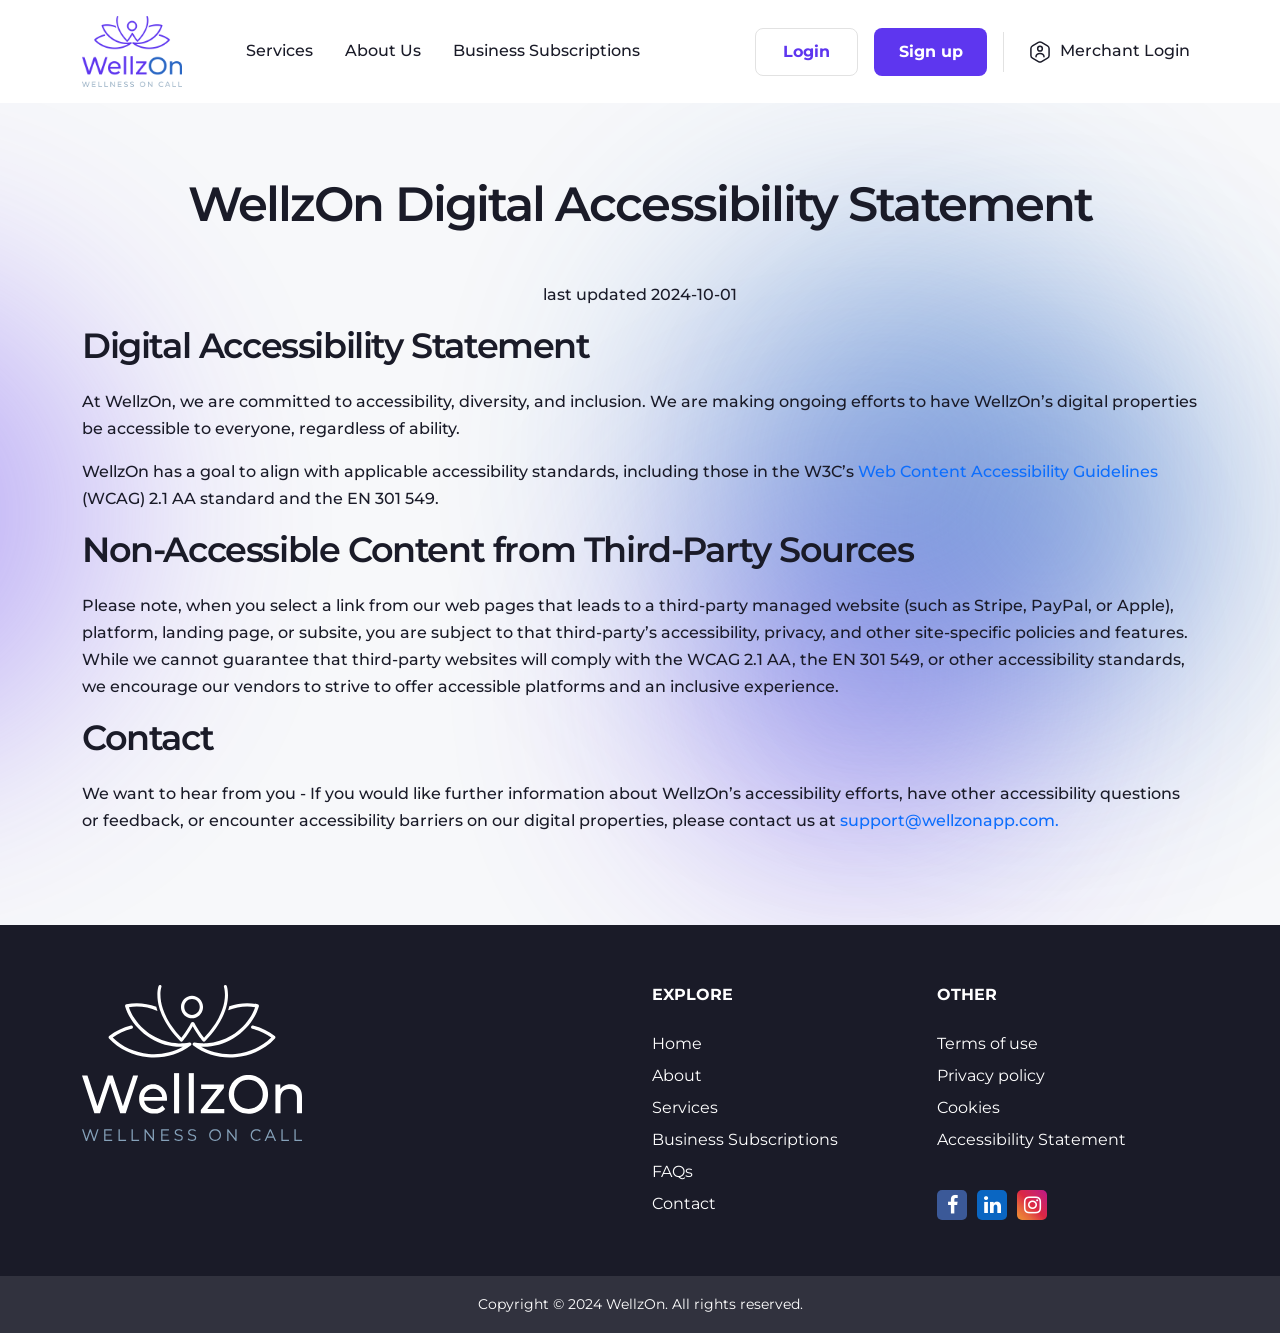
<file: accessibility-statement.html>
<!DOCTYPE html>
<html lang="en">

<head>
    <meta charset="UTF-8">
    <meta name="viewport" content="width=device-width, initial-scale=1.0">
    <title>Accessibility Statement | Appointment Booking App | WellzOn</title>
    <meta name="description" content="WellzOn Digital Accessibility Statement. Download the WellzOn app today to get started. "/> 
    <link rel="icon" type="image/x-icon" href="assets/images/favicon.png">
    <!--css files -->
    <link href="https://cdn.jsdelivr.net/npm/bootstrap@5.3.3/dist/css/bootstrap.min.css" rel="stylesheet"
        integrity="sha384-QWTKZyjpPEjISv5WaRU9OFeRpok6YctnYmDr5pNlyT2bRjXh0JMhjY6hW+ALEwIH" crossorigin="anonymous">
    <link rel="stylesheet" href="assets/css/style.css">
    <link rel="stylesheet" href="https://cdnjs.cloudflare.com/ajax/libs/font-awesome/4.7.0/css/font-awesome.min.css" />
</head>

<body>
    <div id="header-wellzon"></div>
    <main>
        <!-- custom-section start -->
        <section class="custom-section text-with-img  position-relative overflow-hidden">
            <div class="container">
                <div class="row position-relative zn-5">
                    <div class="col-12 d-flex flex-column align-items-center">
                        <!--h5 class="section-subtitle position-relative">WELLNESS ON CALL</h5-->
                        <h2 class="section-title">WellzOn Digital Accessibility
                        Statement</h2>
                        <p class="section-text mb-3">last updated 2024-10-01</p>
                    </div>
                </div>
                <div class="row position-relative zn-5">
                    <div class="col-12">
                        <h3 class="section-title-md">Digital Accessibility Statement
                        </h3>
                        <p class="section-text mb-3">
                            At WellzOn, we are committed to accessibility, diversity, and inclusion. We are making ongoing
                            efforts to have WellzOn’s digital properties be accessible to everyone, regardless of ability.
                        </p>
                        <p class="section-text mb-3">
                            WellzOn has a goal to align with applicable accessibility standards, including those in the W3C’s
                            <a href="https://www.w3.org/WAI/standards-guidelines/wcag/">Web Content Accessibility Guidelines</a> (WCAG) 2.1 AA standard and the EN 301 549.
                        </p>
                        <h3 class="section-title-md">Non-Accessible Content from Third-Party Sources
                        </h3>
                        <p class="section-text mb-3">
                            Please note, when you select a link from our web pages that leads to a third-party managed
                            website (such as Stripe, PayPal, or Apple), platform, landing page, or subsite, you are subject to
                            that third-party’s accessibility, privacy, and other site-specific policies and features. While we
                            cannot guarantee that third-party websites will comply with the WCAG 2.1 AA, the EN 301 549,
                            or other accessibility standards, we encourage our vendors to strive to offer accessible
                            platforms and an inclusive experience.
                        </p>
                        <h3 class="section-title-md">Contact
                        </h3>
                        <p class="section-text mb-3">
                            We want to hear from you - If you would like further information about WellzOn’s accessibility
                            efforts, have other accessibility questions or feedback, or encounter accessibility barriers on our
                            digital properties, please contact us at <a href="mailto:support@wellzonapp.com">support@wellzonapp.com.</a>
                        </p>
                    </div>
                </div>
                <!-- left ellipse -->
                <div class="text-ellipse-lt">
                    <svg width="340" height="930" viewBox="0 0 340 930" fill="none" xmlns="http://www.w3.org/2000/svg">
                        <g opacity="0.4" filter="url(#filter0_f_621_2079)">
                            <circle cx="-125" cy="465" r="231" fill="#5E36EF"></circle>
                        </g>
                        <defs>
                            <filter id="filter0_f_621_2079" x="-590" y="0" width="930" height="930"
                                filterUnits="userSpaceOnUse" color-interpolation-filters="sRGB">
                                <feFlood flood-opacity="0" result="BackgroundImageFix"></feFlood>
                                <feBlend mode="normal" in="SourceGraphic" in2="BackgroundImageFix" result="shape">
                                </feBlend>
                                <feGaussianBlur stdDeviation="117" result="effect1_foregroundBlur_621_2079">
                                </feGaussianBlur>
                            </filter>
                        </defs>
                    </svg>
                </div>
                <!-- right top ellipse -->
                <div class="text-ellipse-rt-top">
                    <svg width="655" height="839" viewBox="0 0 655 839" fill="none" xmlns="http://www.w3.org/2000/svg">
                        <g opacity="0.4" filter="url(#filter0_f_621_2077)">
                            <circle cx="419.5" cy="419.5" r="185.5" fill="#2A67C4"></circle>
                        </g>
                        <defs>
                            <filter id="filter0_f_621_2077" x="0" y="0" width="839" height="839"
                                filterUnits="userSpaceOnUse" color-interpolation-filters="sRGB">
                                <feFlood flood-opacity="0" result="BackgroundImageFix"></feFlood>
                                <feBlend mode="normal" in="SourceGraphic" in2="BackgroundImageFix" result="shape">
                                </feBlend>
                                <feGaussianBlur stdDeviation="117" result="effect1_foregroundBlur_621_2077">
                                </feGaussianBlur>
                            </filter>
                        </defs>
                    </svg>
                </div>
                <!-- right bottom ellipse -->
                <div class="text-ellipse-rt-bt">
                    <svg width="839" height="668" viewBox="0 0 839 668" fill="none" xmlns="http://www.w3.org/2000/svg">
                        <g opacity="0.4" filter="url(#filter0_f_621_2078)">
                            <circle cx="419.5" cy="419.5" r="185.5" fill="#5E36EF"></circle>
                        </g>
                        <defs>
                            <filter id="filter0_f_621_2078" x="0" y="0" width="839" height="839"
                                filterUnits="userSpaceOnUse" color-interpolation-filters="sRGB">
                                <feFlood flood-opacity="0" result="BackgroundImageFix"></feFlood>
                                <feBlend mode="normal" in="SourceGraphic" in2="BackgroundImageFix" result="shape">
                                </feBlend>
                                <feGaussianBlur stdDeviation="117" result="effect1_foregroundBlur_621_2078">
                                </feGaussianBlur>
                            </filter>
                        </defs>
                    </svg>
                </div>
                <!-- right center bottom  ellipse -->
                <div class="text-ellipse-rt-center-bt">
                    <svg width="849" height="930" viewBox="0 0 849 930" fill="none" xmlns="http://www.w3.org/2000/svg">
                        <g opacity="0.4" filter="url(#filter0_f_621_2080)">
                            <circle cx="465" cy="465" r="231" fill="#2A67C4"></circle>
                        </g>
                        <defs>
                            <filter id="filter0_f_621_2080" x="0" y="0" width="930" height="930"
                                filterUnits="userSpaceOnUse" color-interpolation-filters="sRGB">
                                <feFlood flood-opacity="0" result="BackgroundImageFix"></feFlood>
                                <feBlend mode="normal" in="SourceGraphic" in2="BackgroundImageFix" result="shape">
                                </feBlend>
                                <feGaussianBlur stdDeviation="117" result="effect1_foregroundBlur_621_2080">
                                </feGaussianBlur>
                            </filter>
                        </defs>
                    </svg>
                </div>
            </div>
        </section>
        <!-- custom-section start -->
    </main>
    <div id="footer-wellzon"></div>




    <!--js files -->
    <script src="https://ajax.googleapis.com/ajax/libs/jquery/3.7.1/jquery.min.js"></script>
    <script src="https://cdn.jsdelivr.net/npm/bootstrap@5.3.3/dist/js/bootstrap.bundle.min.js"
        integrity="sha384-YvpcrYf0tY3lHB60NNkmXc5s9fDVZLESaAA55NDzOxhy9GkcIdslK1eN7N6jIeHz"
        crossorigin="anonymous"></script>
    <script src="assets/js/main.js"></script>

    <script>
        // Function to fetch and inject HTML content
        async function injectContent(url, targetId) {
            try {
                const response = await fetch(url);
                const html = await response.text();
                document.getElementById(targetId).innerHTML = html;
            } catch (error) {
                console.error(`Error loading ${url}:`, error);
            }
        }
     
        // Load header and footer when the page loads
        document.addEventListener('DOMContentLoaded', () => {
            injectContent('/templates/header.html', 'header-wellzon');
            injectContent('/templates/footer.html', 'footer-wellzon');
        });
     </script>
</body>

</html>
</file>
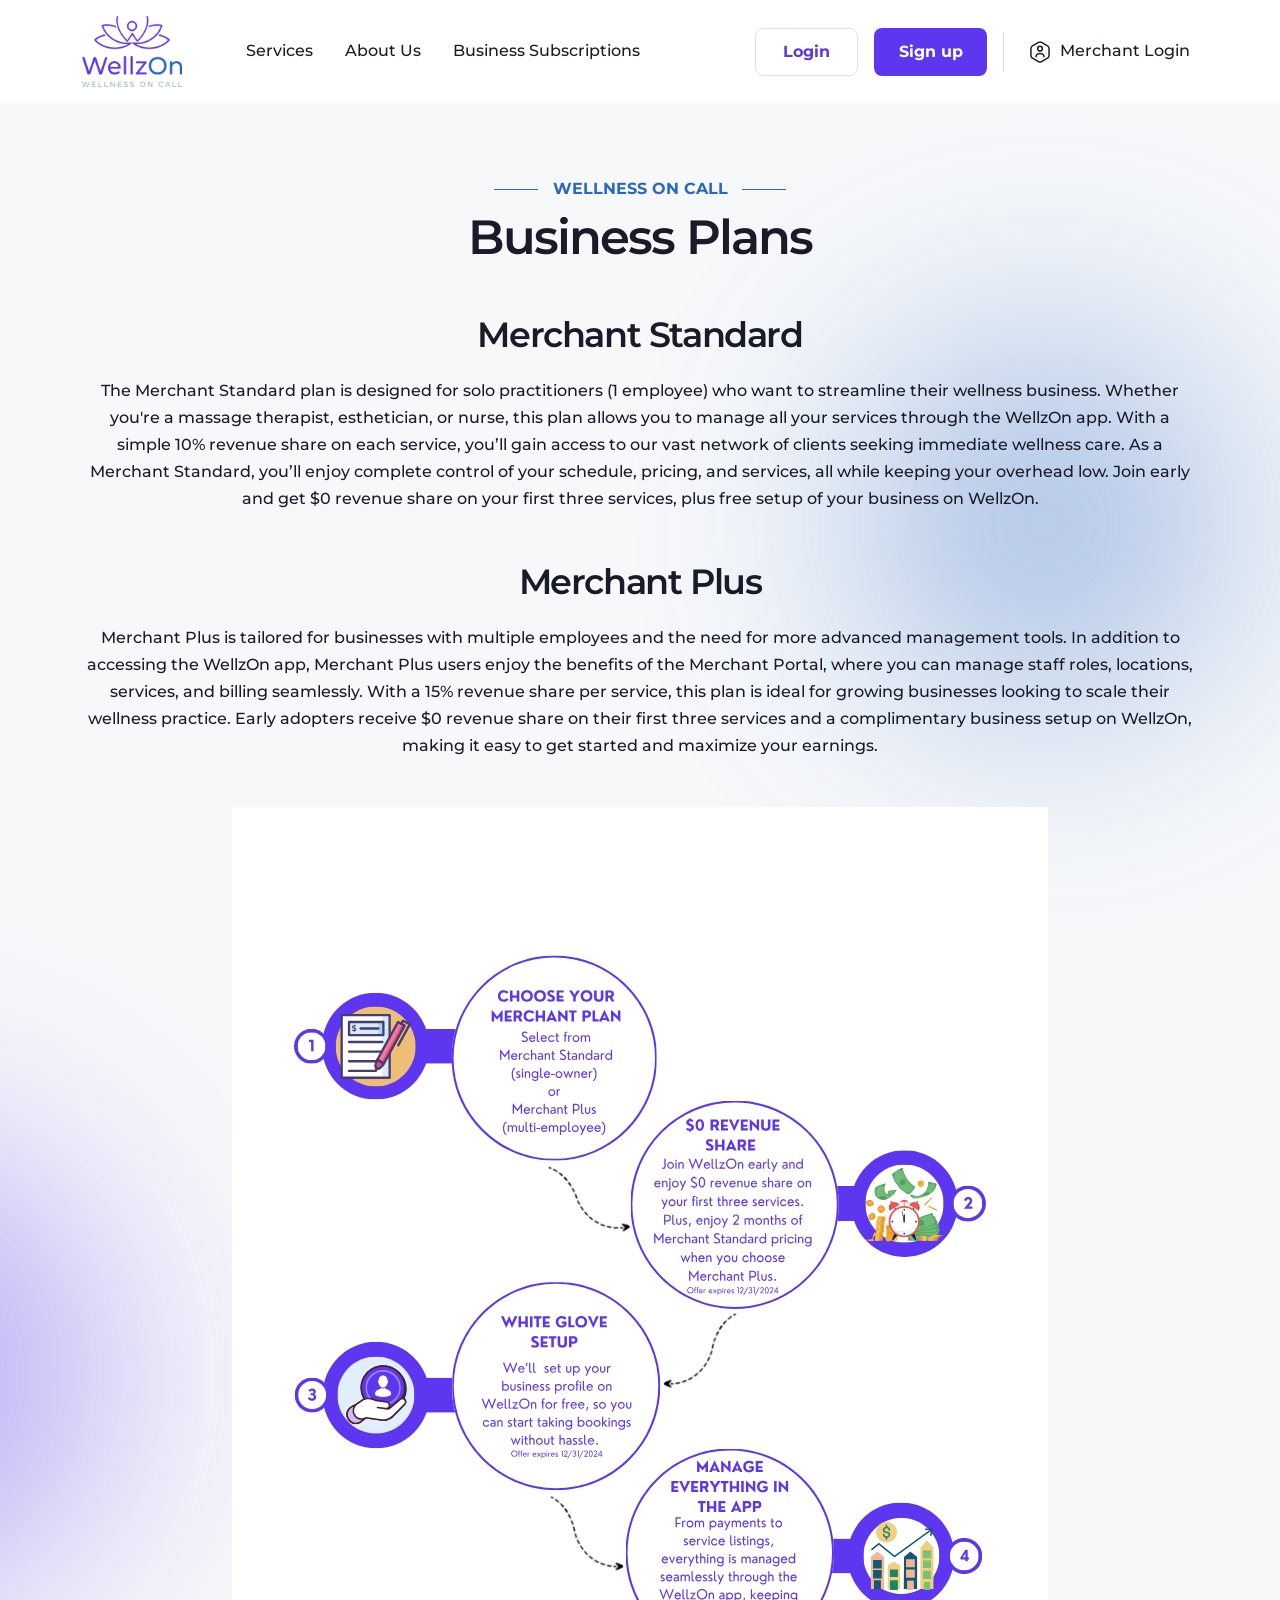
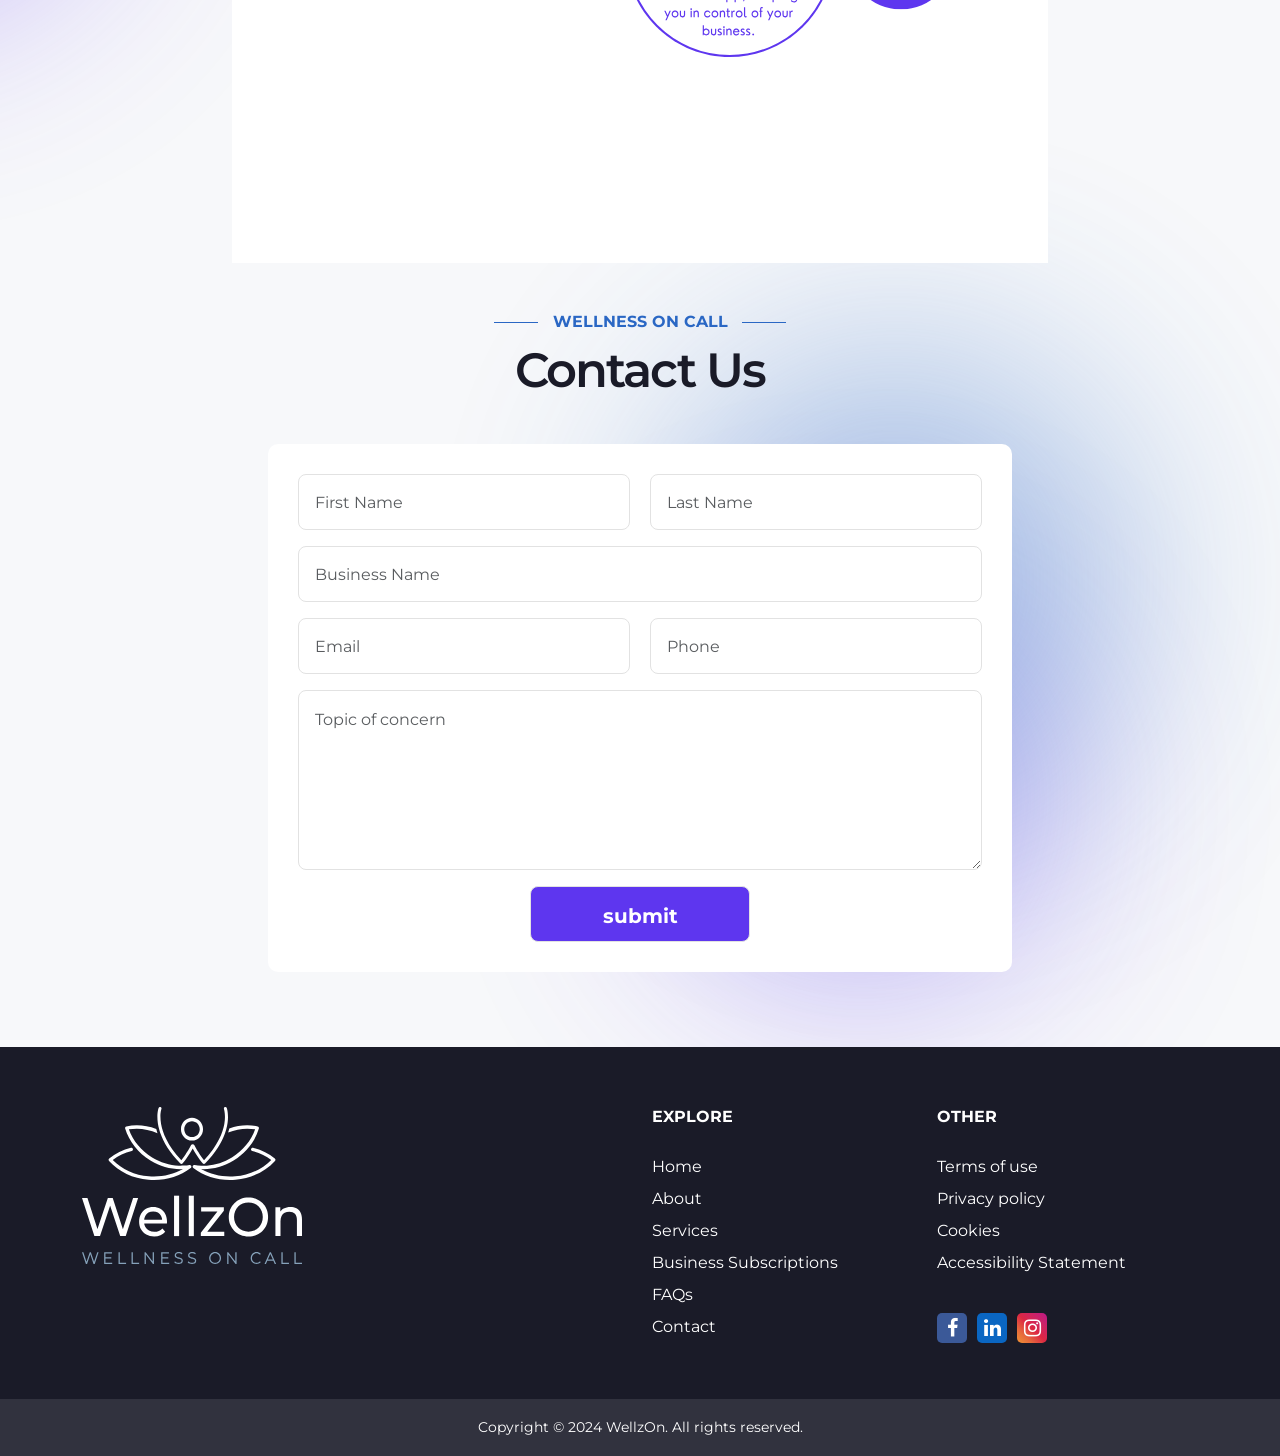
<file: business-plans.html>
<!DOCTYPE html>
<html lang="en">

<head>
   <meta charset="UTF-8">
   <meta name="viewport" content="width=device-width, initial-scale=1.0">
   <title>Business Plans | Appointment Booking App | WellzOn</title>
   <meta name="description"
      content="Explore our business plans for med spa and wellness merchants looking to grow their audience and fill last minute appointments" />
   <link rel="icon" type="image/x-icon" href="assets/images/favicon.png">
   <!--css files -->
   <link href="https://cdn.jsdelivr.net/npm/bootstrap@5.3.3/dist/css/bootstrap.min.css" rel="stylesheet"
      integrity="sha384-QWTKZyjpPEjISv5WaRU9OFeRpok6YctnYmDr5pNlyT2bRjXh0JMhjY6hW+ALEwIH" crossorigin="anonymous">
   <link rel="stylesheet" href="assets/css/style.css">
   <link rel="stylesheet" href="https://cdnjs.cloudflare.com/ajax/libs/font-awesome/4.7.0/css/font-awesome.min.css" />
</head>

<body>
   <div id="header-wellzon"></div>
   <main>
      <!-- custom-section start -->
      <section class="custom-section text-with-img  position-relative overflow-hidden">
         <div class="container">
            <div class="row position-relative zn-5">
               <div class="col-12 d-flex flex-column align-items-center">
                  <h5 class="section-subtitle position-relative">WELLNESS ON CALL</h5>
                  <h2 class="section-title">Business Plans</h2>
               </div>
            </div>
            <div class="row position-relative zn-5">
               <div class="col-12">
                  <h3 class="section-title-md text-center">Merchant Standard
                  </h3>
                  <p class="section-text text-center mb-5">The Merchant Standard plan is designed for solo
                     practitioners (1
                     employee) who want to
                     streamline their wellness business. Whether you're a massage therapist, esthetician, or
                     nurse,
                     this plan allows you to manage all your services through the WellzOn app. With a simple 10%
                     revenue share on each service, you’ll gain access to our vast network of clients seeking
                     immediate wellness care. As a Merchant Standard, you’ll enjoy complete control of your
                     schedule, pricing, and services, all while keeping your overhead low. Join early and get $0
                     revenue share on your first three services, plus free setup of your business on WellzOn.
                  </p>
               </div>
            </div>
            <div class="row position-relative zn-5">
               <div class="col-12">
                  <h3 class="section-title-md text-center ">Merchant Plus</h3>
                  <p class="section-text text-center mb-0">Merchant Plus is tailored for businesses with multiple
                     employees and
                     the need for more
                     advanced management tools. In addition to accessing the WellzOn app, Merchant Plus users
                     enjoy the benefits of the Merchant Portal, where you can manage staff roles, locations,
                     services,
                     and billing seamlessly. With a 15% revenue share per service, this plan is ideal for growing
                     businesses looking to scale their wellness practice. Early adopters receive $0 revenue share
                     on
                     their first three services and a complimentary business setup on WellzOn, making it easy to
                     get
                     started and maximize your earnings.
                  </p>
               </div>
            </div>
            <div class="row mt-5 position-relative zn-5">
               <!--div class="col-12 d-flex flex-column align-items-center mt-5">
                     <h5 class="section-subtitle position-relative">WELLNESS ON CALL</h5>
                     <h2 class="section-title">Compensation Process</h2>
                     </div-->
               <!--div class="col-12">
                     <h3 class="section-title-md text-center mb-4">Compensation Process</h3>
                     </div-->
               <div class="col-12 text-center">
                  <img src="assets/images/compensation_process.svg" class="img-fluid">
               </div>
            </div>
            <div class="row position-relative zn-5 mt-5">
               <div class="col-12 d-flex flex-column align-items-center">
                  <h5 class="section-subtitle position-relative">WELLNESS ON CALL</h5>
                  <h2 class="section-title mb-0">Contact Us</h2>
               </div>
            </div>
            <div class="row position-relative mt-5 zn-5">
               <div class="col-12 contactUsForm">
                  <form class="col-md-8 contactForm" action="#" method="post">
                     <!-- <h3 class="section-title-md text-center ">Contact Us</h3> -->
                     <div class="form-group d-flex">
                        <input type="text" class="form-control" placeholder="First Name" name="firstname" value="">
                        <input type="text" class="form-control" placeholder="Last Name" name="lastname" value="">
                     </div>
                     <div class="form-group">
                        <input type="text" class="form-control" placeholder="Business Name" name="businessName"
                           value="">
                     </div>
                     <div class="form-group">
                        <input type="email" class="form-control" placeholder="Email" name="email" value="">
                        <input type="tel" class="form-control" placeholder="Phone" name="phone" value="" required
                           oninput="this.value = this.value.replace(/[^0-9]/g, '');" maxlength="10">
                     </div>
                     <div class="form-group">
                        <textarea class="form-control" placeholder="Topic of concern" name="subject" value=""
                           style="height: 180px;"></textarea>
                     </div>
                     <div class="form-group">
                        <input type="submit" value="submit" class="btn_primary form-control">
                     </div>
                  </form>
               </div>
            </div>
            <!-- left ellipse -->
            <div class="text-ellipse-lt">
               <svg width="340" height="930" viewBox="0 0 340 930" fill="none" xmlns="http://www.w3.org/2000/svg">
                  <g opacity="0.4" filter="url(#filter0_f_621_2079)">
                     <circle cx="-125" cy="465" r="231" fill="#5E36EF"></circle>
                  </g>
                  <defs>
                     <filter id="filter0_f_621_2079" x="-590" y="0" width="930" height="930"
                        filterUnits="userSpaceOnUse" color-interpolation-filters="sRGB">
                        <feFlood flood-opacity="0" result="BackgroundImageFix"></feFlood>
                        <feBlend mode="normal" in="SourceGraphic" in2="BackgroundImageFix" result="shape"></feBlend>
                        <feGaussianBlur stdDeviation="117" result="effect1_foregroundBlur_621_2079"></feGaussianBlur>
                     </filter>
                  </defs>
               </svg>
            </div>
            <!-- right top ellipse -->
            <div class="text-ellipse-rt-top">
               <svg width="655" height="839" viewBox="0 0 655 839" fill="none" xmlns="http://www.w3.org/2000/svg">
                  <g opacity="0.4" filter="url(#filter0_f_621_2077)">
                     <circle cx="419.5" cy="419.5" r="185.5" fill="#2A67C4"></circle>
                  </g>
                  <defs>
                     <filter id="filter0_f_621_2077" x="0" y="0" width="839" height="839" filterUnits="userSpaceOnUse"
                        color-interpolation-filters="sRGB">
                        <feFlood flood-opacity="0" result="BackgroundImageFix"></feFlood>
                        <feBlend mode="normal" in="SourceGraphic" in2="BackgroundImageFix" result="shape"></feBlend>
                        <feGaussianBlur stdDeviation="117" result="effect1_foregroundBlur_621_2077"></feGaussianBlur>
                     </filter>
                  </defs>
               </svg>
            </div>
            <!-- right bottom ellipse -->
            <div class="text-ellipse-rt-bt">
               <svg width="839" height="668" viewBox="0 0 839 668" fill="none" xmlns="http://www.w3.org/2000/svg">
                  <g opacity="0.4" filter="url(#filter0_f_621_2078)">
                     <circle cx="419.5" cy="419.5" r="185.5" fill="#5E36EF"></circle>
                  </g>
                  <defs>
                     <filter id="filter0_f_621_2078" x="0" y="0" width="839" height="839" filterUnits="userSpaceOnUse"
                        color-interpolation-filters="sRGB">
                        <feFlood flood-opacity="0" result="BackgroundImageFix"></feFlood>
                        <feBlend mode="normal" in="SourceGraphic" in2="BackgroundImageFix" result="shape"></feBlend>
                        <feGaussianBlur stdDeviation="117" result="effect1_foregroundBlur_621_2078"></feGaussianBlur>
                     </filter>
                  </defs>
               </svg>
            </div>
            <!-- right center bottom  ellipse -->
            <div class="text-ellipse-rt-center-bt">
               <svg width="849" height="930" viewBox="0 0 849 930" fill="none" xmlns="http://www.w3.org/2000/svg">
                  <g opacity="0.4" filter="url(#filter0_f_621_2080)">
                     <circle cx="465" cy="465" r="231" fill="#2A67C4"></circle>
                  </g>
                  <defs>
                     <filter id="filter0_f_621_2080" x="0" y="0" width="930" height="930" filterUnits="userSpaceOnUse"
                        color-interpolation-filters="sRGB">
                        <feFlood flood-opacity="0" result="BackgroundImageFix"></feFlood>
                        <feBlend mode="normal" in="SourceGraphic" in2="BackgroundImageFix" result="shape"></feBlend>
                        <feGaussianBlur stdDeviation="117" result="effect1_foregroundBlur_621_2080"></feGaussianBlur>
                     </filter>
                  </defs>
               </svg>
            </div>
         </div>
         <div class="modal fade" id="successModal" tabindex="-1" aria-labelledby="modalLabel" style="display: none;"
            aria-hidden="true">
            <div class="modal-dialog">
               <div class="modal-content">
                  <div class="modal-header d-block text-center">
                     <h3 class="modal-title" id="modalLabel">Success</h3>
                  </div>
                  <div class="modal-body">
                     <p class="section-text text-center">
                        Thanks For Contacting Us! We will get back to you soon.
                     </p>
                  </div>
                  <div class="modal-footer">
                     <button type="button" class="btn btn_primary" data-bs-dismiss="modal"
                        style="width:auto;height: auto;">Close</button>
                  </div>
               </div>
            </div>
         </div>
      </section>
      <!-- custom-section start -->
   </main>
   <div id="footer-wellzon"></div>
   <!--js files -->
   <script src="https://ajax.googleapis.com/ajax/libs/jquery/3.7.1/jquery.min.js"></script>
   <script src="https://cdn.jsdelivr.net/npm/bootstrap@5.3.3/dist/js/bootstrap.bundle.min.js"
      integrity="sha384-YvpcrYf0tY3lHB60NNkmXc5s9fDVZLESaAA55NDzOxhy9GkcIdslK1eN7N6jIeHz"
      crossorigin="anonymous"></script>
   <script src="assets/js/main.js"></script>
   <script>
      $(document).ready(function () {
         $('.contactForm').on('submit', function (event) {
            // Prevent the default form submission
            event.preventDefault();

            // Create loader element and append to body
            var $loader = $('<div class="loader"><img src="assets/images/loader.gif" alt="Loading..."></div>');
            $('body').append($loader);
            $loader.show();

            var formData = $(this).serialize();

            // Send the data using AJAX
            $.ajax({
               type: 'POST',
               url: 'https://wellzone-merchant.acublock.in/landing-pages/contactUsMail.php', // PHP script to send the email
               data: formData,
               success: function (response) {
                  // Open the modal
                  $('#successModal').modal('show');

                  // Clear the form fields
                  $('.contactForm').trigger("reset");
               },
               error: function (xhr, status, error) {
                  console.error('Error Occured while Submitting the Form!', error);
                  // Optionally handle errors here
               },
               complete: function () {
                  // Hide and remove loader after request completes
                  $loader.remove();
               }
            });
         });
      });
   </script>

<script>
   // Function to fetch and inject HTML content
   async function injectContent(url, targetId) {
       try {
           const response = await fetch(url);
           const html = await response.text();
           document.getElementById(targetId).innerHTML = html;
       } catch (error) {
           console.error(`Error loading ${url}:`, error);
       }
   }

   // Load header and footer when the page loads
   document.addEventListener('DOMContentLoaded', () => {
       injectContent('/templates/header.html', 'header-wellzon');
       injectContent('/templates/footer.html', 'footer-wellzon');
   });
</script>
</body>

</html>
</file>
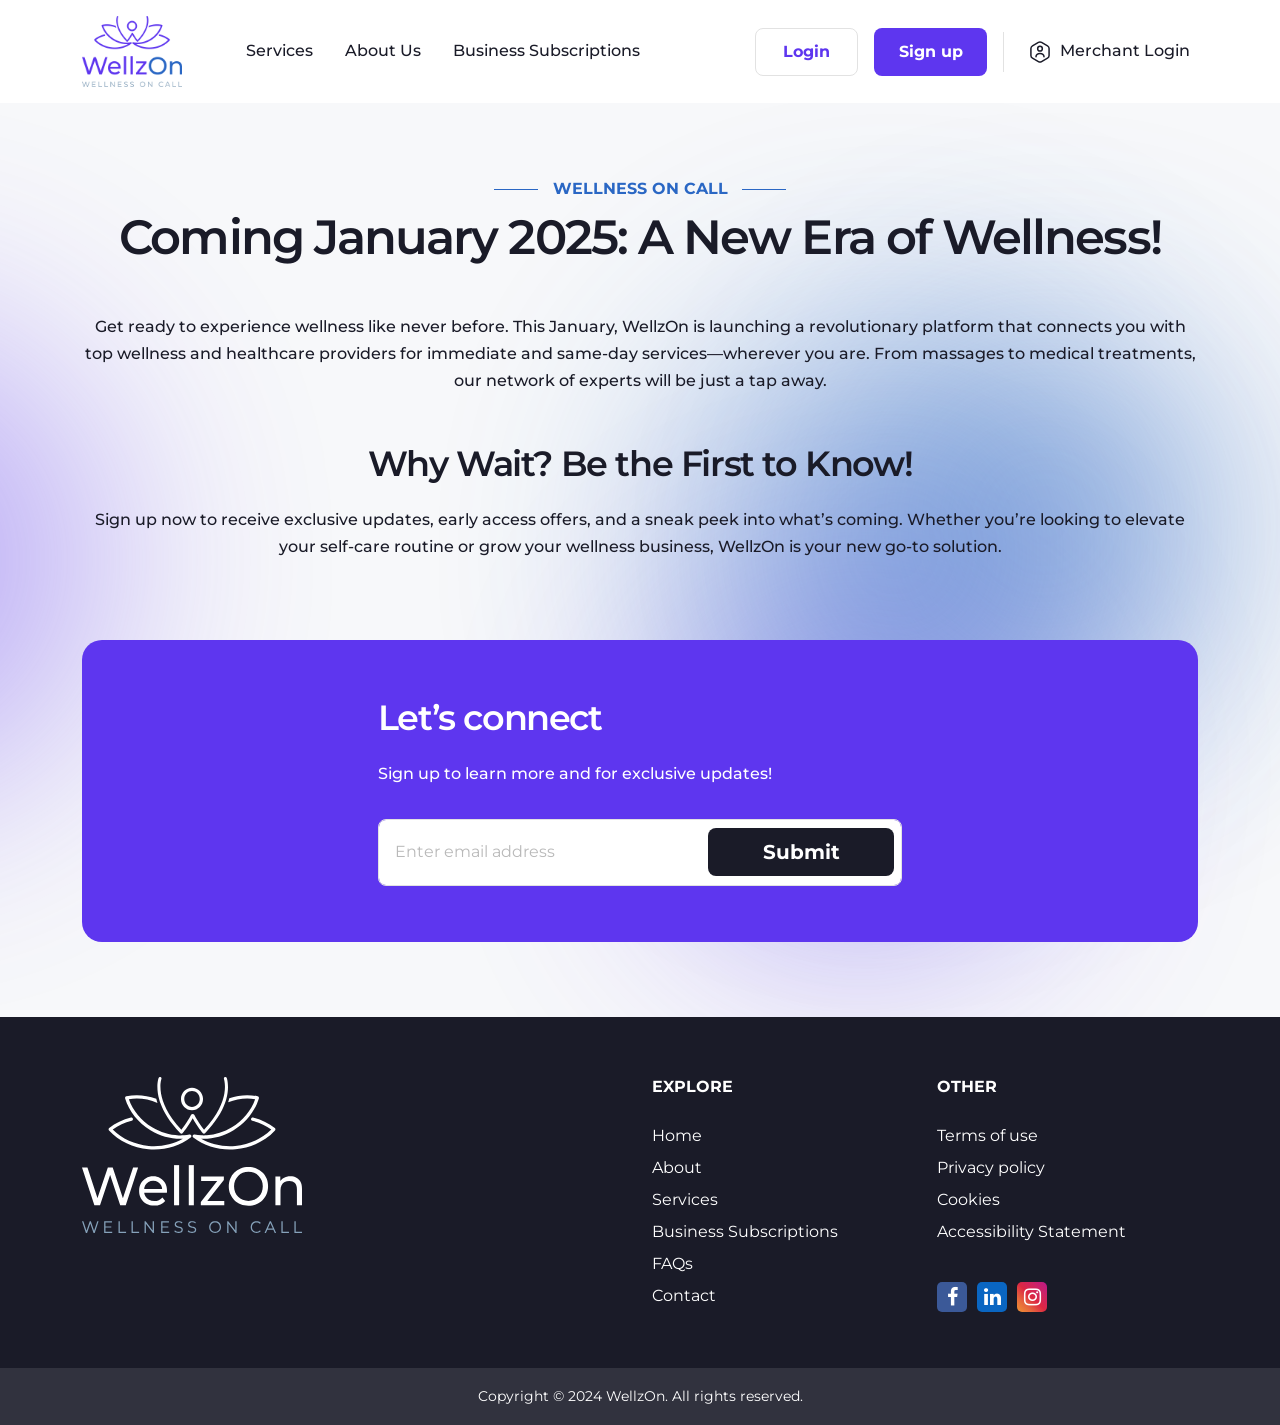
<file: coming-soon.html>
<!DOCTYPE html>
<html lang="en">
   <head>
      <meta charset="UTF-8">
      <meta name="viewport" content="width=device-width, initial-scale=1.0">
      <title>Coming Soon | Appointment Booking App | WellzOn</title>
      <meta name="description" content="Get ready to experience wellness like never before. WellzOn is launching a revolutionary wellness app platform for iOS and Android"/> 
      <link rel="icon" type="image/x-icon" href="assets/images/favicon.png">
      <!--css files -->
      <link href="https://cdn.jsdelivr.net/npm/bootstrap@5.3.3/dist/css/bootstrap.min.css" rel="stylesheet"
         integrity="sha384-QWTKZyjpPEjISv5WaRU9OFeRpok6YctnYmDr5pNlyT2bRjXh0JMhjY6hW+ALEwIH" crossorigin="anonymous">
      <link rel="stylesheet" href="assets/css/style.css">
      <link rel="stylesheet" href="https://cdnjs.cloudflare.com/ajax/libs/font-awesome/4.7.0/css/font-awesome.min.css" />
   </head>
   <body>
      <div id="header-wellzon"></div>
      <main>
         <!-- custom-section start -->
         <section class="custom-section text-with-img comingSoon position-relative overflow-hidden">
            <div class="container">
               <div class="row position-relative zn-5">
                  <div class="col-12 d-flex flex-column align-items-center">
                     <h5 class="section-subtitle position-relative">WELLNESS ON CALL</h5>
                     <h2 class="section-title">Coming January 2025: A New Era of Wellness!</h2>
                  </div>
               </div>
               <div class="row position-relative zn-5">
                  <div class="col-12">
                     <!--h3 class="section-title-md text-center">Merchant Standard
                        <h3-->
                     <p class="section-text text-center mb-5">Get ready to experience wellness like never before. This January, WellzOn is launching a revolutionary
                        platform that connects you with top wellness and healthcare providers for immediate and same-day
                        services—wherever you are. From massages to medical treatments, our network of experts will be just a
                        tap away.
                     </p>
                  </div>
               </div>
               <div class="row position-relative zn-5">
                  <div class="col-12">
                     <h3 class="section-title-md text-center ">Why Wait? Be the First to Know!</h3>
                     <p class="section-text text-center mb-0">Sign up now to receive exclusive updates, early access offers, and a sneak peek into what’s coming.
                        Whether you’re looking to elevate your self-care routine or grow your wellness business, WellzOn is your
                        new go-to solution.
                     </p>
                  </div>
               </div>
               <div class="row position-relative zn-5 let-us-start" id="letusStart">
                  <div class="col-12">
                     <div class="let-us-start-inner position-relative overflow-hidden">
                        <div class="row">
                           <div class="col-lg-7 " style="margin: 0 auto;">
                              <div class="let-us-start-content">
                                 <h3 class="section-title-md text-white">Let’s connect</h3>
                                 <p class="section-text mb-0 text-white">Sign up to learn more and for exclusive updates!</p>
                                 <div class="let-us-start-form">
                                    <form class="form">
                                       <div class="form-group position-relative">
                                          <input type="email" class="form-control" placeholder="Enter email address" name="email" value="">
                                          <button type="submit" class="submit_btn">Submit</button>
                                       </div>
                                    </form>
                                 </div>
                              </div>
                           </div>
                           <!-- <div class="col-lg-5">
                              <div class="let-us-start-img">
                                  <img src="assets/images/let-us-start-0001.png" class="img-fluid full-width">
                              </div>
                              </div> -->
                        </div>
                     </div>
                  </div>
               </div>
               <!-- left ellipse -->
               <div class="text-ellipse-lt">
                  <svg width="340" height="930" viewBox="0 0 340 930" fill="none" xmlns="http://www.w3.org/2000/svg">
                     <g opacity="0.4" filter="url(#filter0_f_621_2079)">
                        <circle cx="-125" cy="465" r="231" fill="#5E36EF"></circle>
                     </g>
                     <defs>
                        <filter id="filter0_f_621_2079" x="-590" y="0" width="930" height="930" filterUnits="userSpaceOnUse" color-interpolation-filters="sRGB">
                           <feFlood flood-opacity="0" result="BackgroundImageFix"></feFlood>
                           <feBlend mode="normal" in="SourceGraphic" in2="BackgroundImageFix" result="shape"></feBlend>
                           <feGaussianBlur stdDeviation="117" result="effect1_foregroundBlur_621_2079"></feGaussianBlur>
                        </filter>
                     </defs>
                  </svg>
               </div>
               <!-- right top ellipse -->
               <div class="text-ellipse-rt-top">
                  <svg width="655" height="839" viewBox="0 0 655 839" fill="none" xmlns="http://www.w3.org/2000/svg">
                     <g opacity="0.4" filter="url(#filter0_f_621_2077)">
                        <circle cx="419.5" cy="419.5" r="185.5" fill="#2A67C4"></circle>
                     </g>
                     <defs>
                        <filter id="filter0_f_621_2077" x="0" y="0" width="839" height="839" filterUnits="userSpaceOnUse" color-interpolation-filters="sRGB">
                           <feFlood flood-opacity="0" result="BackgroundImageFix"></feFlood>
                           <feBlend mode="normal" in="SourceGraphic" in2="BackgroundImageFix" result="shape"></feBlend>
                           <feGaussianBlur stdDeviation="117" result="effect1_foregroundBlur_621_2077"></feGaussianBlur>
                        </filter>
                     </defs>
                  </svg>
               </div>
               <!-- right bottom ellipse -->
               <div class="text-ellipse-rt-bt">
                  <svg width="839" height="668" viewBox="0 0 839 668" fill="none" xmlns="http://www.w3.org/2000/svg">
                     <g opacity="0.4" filter="url(#filter0_f_621_2078)">
                        <circle cx="419.5" cy="419.5" r="185.5" fill="#5E36EF"></circle>
                     </g>
                     <defs>
                        <filter id="filter0_f_621_2078" x="0" y="0" width="839" height="839" filterUnits="userSpaceOnUse" color-interpolation-filters="sRGB">
                           <feFlood flood-opacity="0" result="BackgroundImageFix"></feFlood>
                           <feBlend mode="normal" in="SourceGraphic" in2="BackgroundImageFix" result="shape"></feBlend>
                           <feGaussianBlur stdDeviation="117" result="effect1_foregroundBlur_621_2078"></feGaussianBlur>
                        </filter>
                     </defs>
                  </svg>
               </div>
               <!-- right center bottom  ellipse -->
               <div class="text-ellipse-rt-center-bt">
                  <svg width="849" height="930" viewBox="0 0 849 930" fill="none" xmlns="http://www.w3.org/2000/svg">
                     <g opacity="0.4" filter="url(#filter0_f_621_2080)">
                        <circle cx="465" cy="465" r="231" fill="#2A67C4"></circle>
                     </g>
                     <defs>
                        <filter id="filter0_f_621_2080" x="0" y="0" width="930" height="930" filterUnits="userSpaceOnUse" color-interpolation-filters="sRGB">
                           <feFlood flood-opacity="0" result="BackgroundImageFix"></feFlood>
                           <feBlend mode="normal" in="SourceGraphic" in2="BackgroundImageFix" result="shape"></feBlend>
                           <feGaussianBlur stdDeviation="117" result="effect1_foregroundBlur_621_2080"></feGaussianBlur>
                        </filter>
                     </defs>
                  </svg>
               </div>
            </div>
         </section>
         <div class="modal fade" id="successModal" tabindex="-1" aria-labelledby="modalLabel" style="display: none;"
            aria-hidden="true">
            <div class="modal-dialog">
               <div class="modal-content">
                  <div class="modal-header d-block text-center">
                     <h3 class="modal-title" id="modalLabel">Congratulations</h3>
                  </div>
                  <div class="modal-body">
                     <p class="section-text text-center">
                        You’re now part of the WellzOn community and will be the first to know about when we launch, special
                        offers, and the
                        latest updates. We look forward to keeping you informed!
                     </p>
                  </div>
                  <div class="modal-footer">
                     <button type="button" class="btn btn_primary" data-bs-dismiss="modal"
                        style="width:auto;height: auto;">Close</button>
                  </div>
               </div>
            </div>
         </div>
      </main>
      <div id="footer-wellzon"></div>
      <!--js files -->
      <script src="https://ajax.googleapis.com/ajax/libs/jquery/3.7.1/jquery.min.js"></script>
      <script src="https://cdn.jsdelivr.net/npm/bootstrap@5.3.3/dist/js/bootstrap.bundle.min.js"
         integrity="sha384-YvpcrYf0tY3lHB60NNkmXc5s9fDVZLESaAA55NDzOxhy9GkcIdslK1eN7N6jIeHz"
         crossorigin="anonymous"></script>
      <script src="assets/js/main.js"></script>
      <script>
         $(document).ready(function () {
             $('.let-us-start-form form').on('submit', function (event) {
                 // Prevent the default form submission
                 event.preventDefault();

                  // Create loader element and append to body
                var $loader = $('<div class="loader"><img src="assets/images/loader.gif" alt="Loading..."></div>');
                $('body').append($loader);
                $loader.show();

                 var formData = $(this).serialize();
         
                 // Send the data using AJAX
                 $.ajax({
                     type: 'POST',
                     url: 'https://wellzone-merchant.acublock.in/landing-pages/send_email.php', // PHP script to send the email
                     data: formData,
                     success: function (response) {
                       // Clear the form fields
                       $('.let-us-start-form form').trigger("reset");
                         // Open the modal
                         $('#successModal').modal('show');
         
                     },
                     error: function (xhr, status, error) {
                         console.error('Error Occured while Subscribing! Please try Again.', error);
                         // Optionally handle errors here
                     },
                    complete: function () {
                       // Hide and remove loader after request completes
                       $loader.remove();
                    }
                 });
             });
         });
      </script>

<script>
   // Function to fetch and inject HTML content
   async function injectContent(url, targetId) {
       try {
           const response = await fetch(url);
           const html = await response.text();
           document.getElementById(targetId).innerHTML = html;
       } catch (error) {
           console.error(`Error loading ${url}:`, error);
       }
   }

   // Load header and footer when the page loads
   document.addEventListener('DOMContentLoaded', () => {
       injectContent('/templates/header.html', 'header-wellzon');
       injectContent('/templates/footer.html', 'footer-wellzon');
   });
</script>
   </body>
</html>
</file>
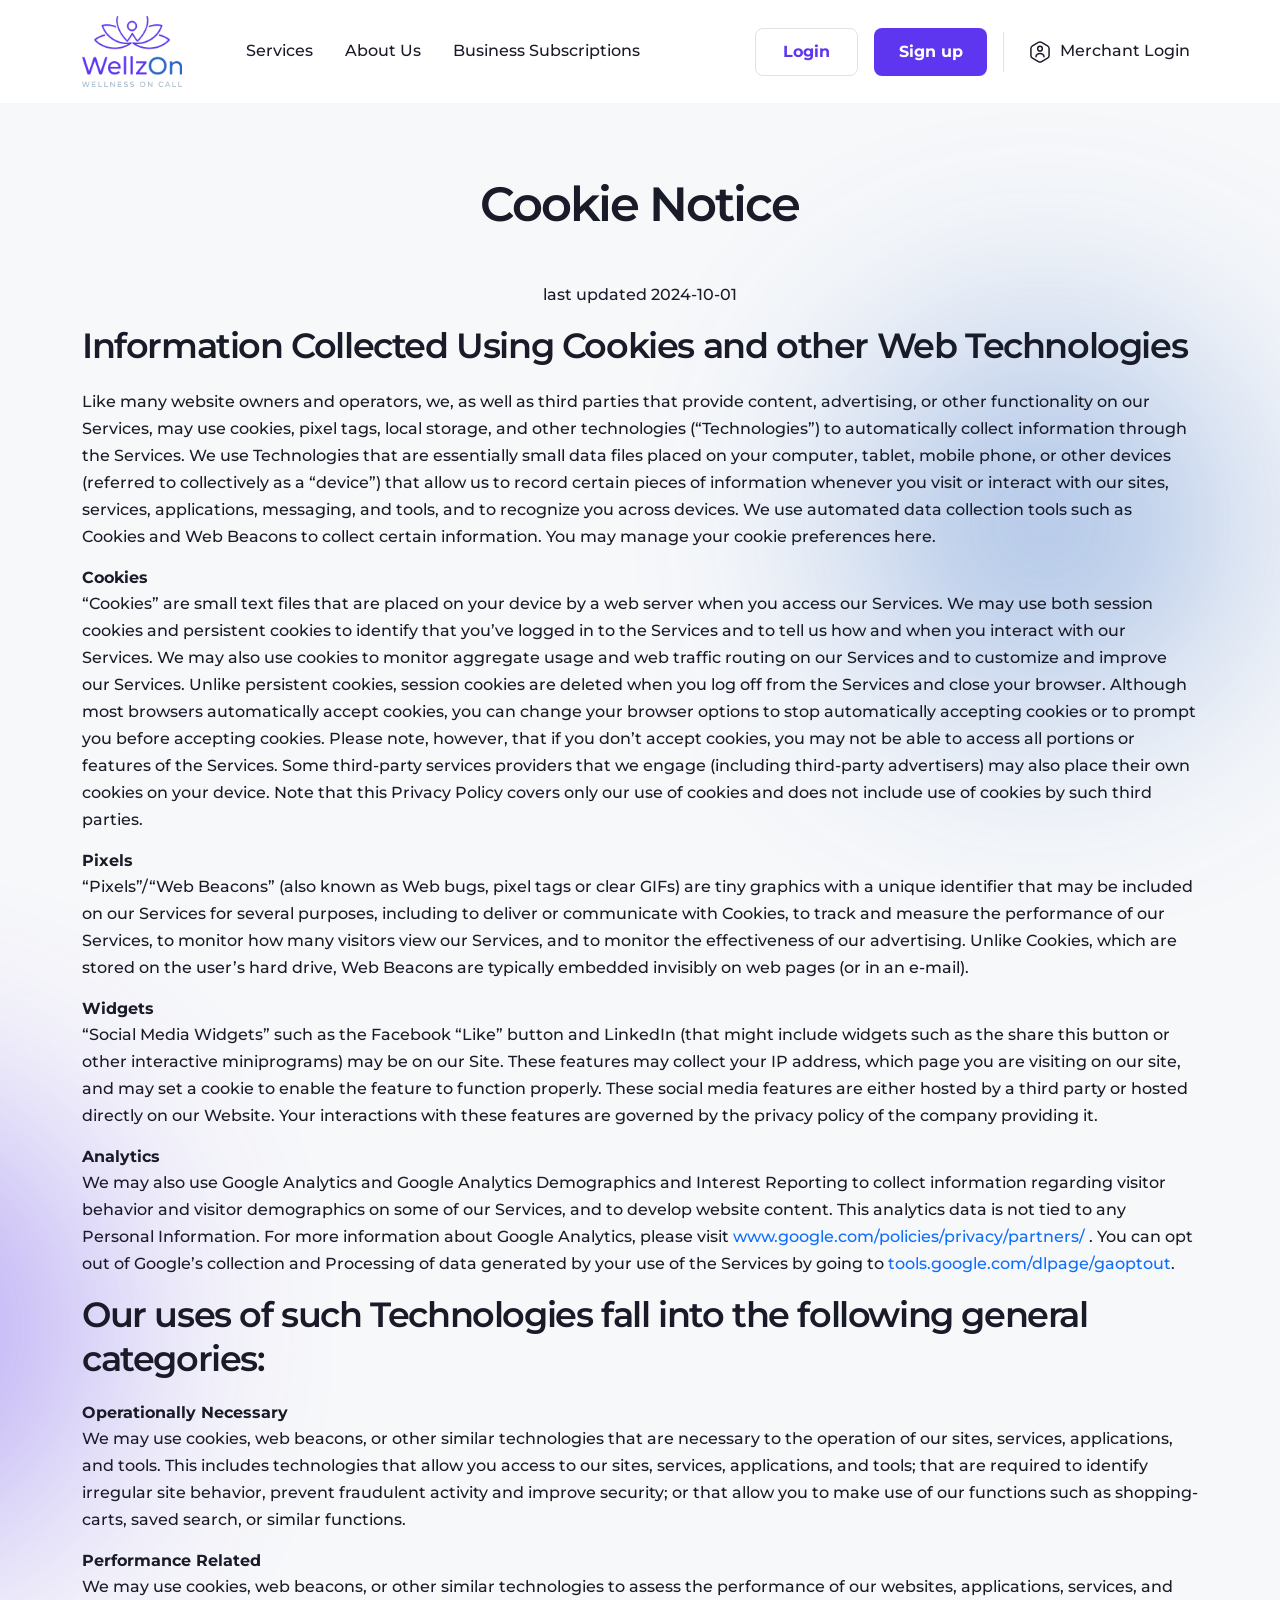
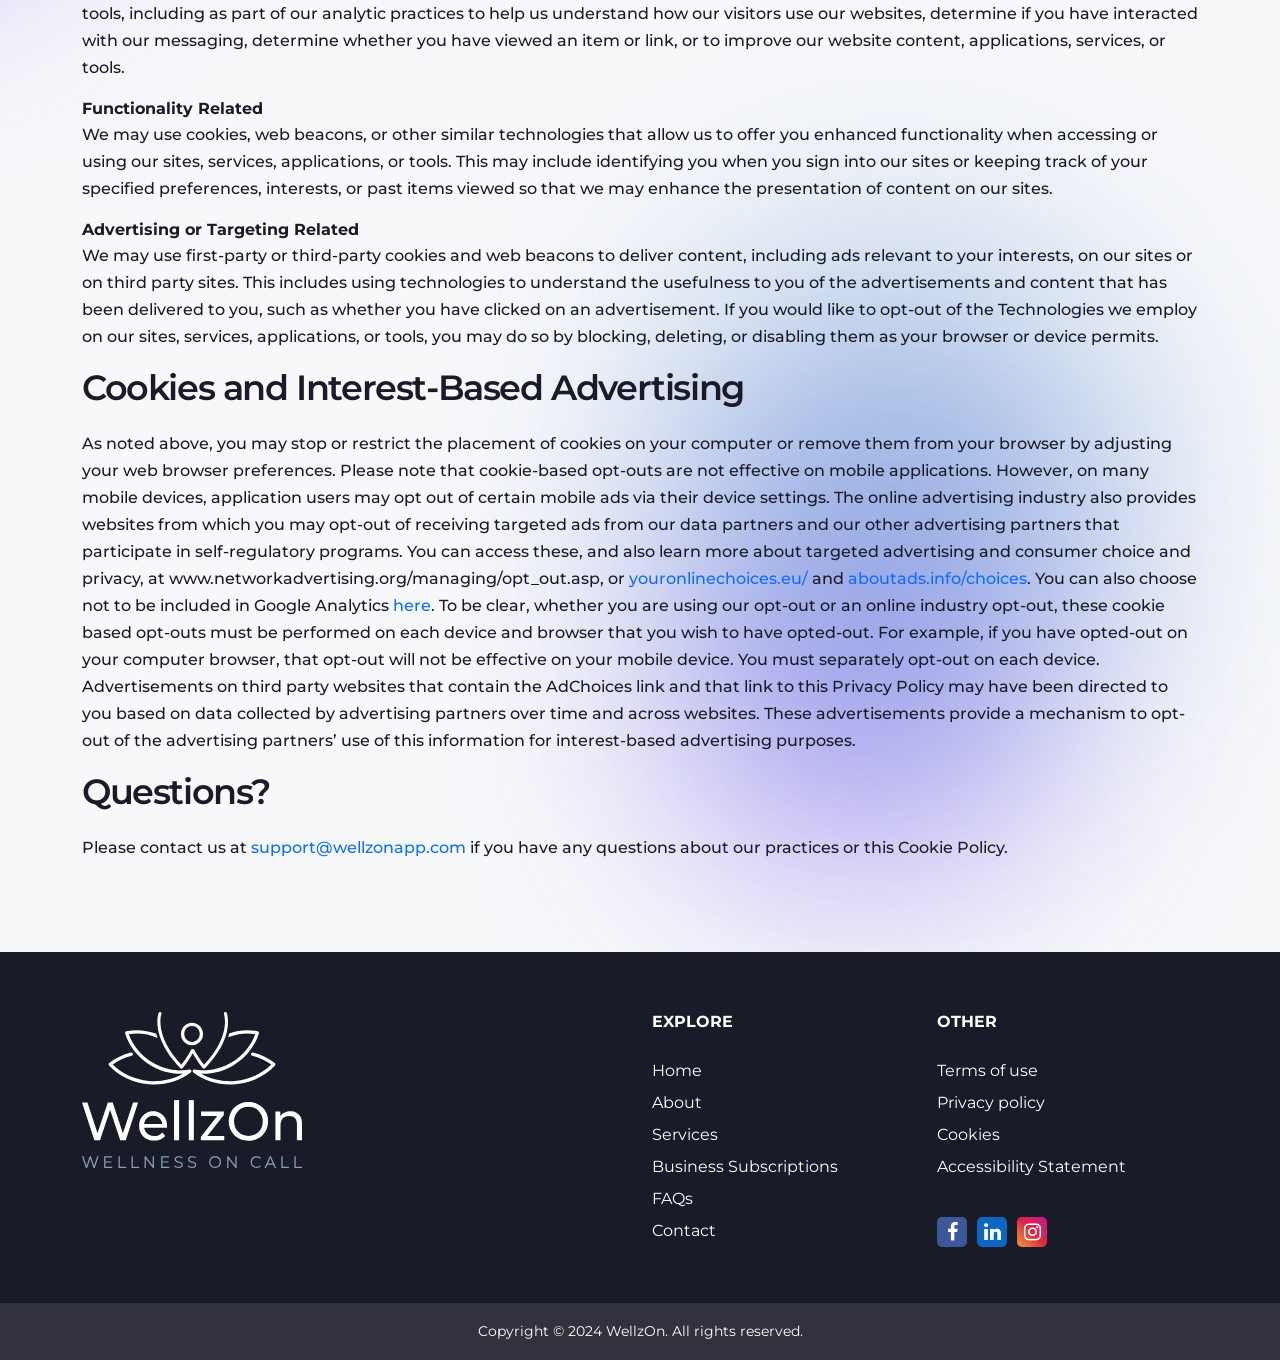
<file: cookies.html>
<!DOCTYPE html>
<html lang="en">

<head>
    <meta charset="UTF-8">
    <meta name="viewport" content="width=device-width, initial-scale=1.0">
    <title>Cookies Policy | Appointment Booking App | WellzOn</title>
    <meta name="description" content="Information Collected Using Cookies and other Web Technologies. WellzOn App. "/> 
    <link rel="icon" type="image/x-icon" href="assets/images/favicon.png">
    <!--css files -->
    <link href="https://cdn.jsdelivr.net/npm/bootstrap@5.3.3/dist/css/bootstrap.min.css" rel="stylesheet"
        integrity="sha384-QWTKZyjpPEjISv5WaRU9OFeRpok6YctnYmDr5pNlyT2bRjXh0JMhjY6hW+ALEwIH" crossorigin="anonymous">
    <link rel="stylesheet" href="assets/css/style.css">
    <link rel="stylesheet" href="https://cdnjs.cloudflare.com/ajax/libs/font-awesome/4.7.0/css/font-awesome.min.css" />
</head>

<body>
    <div id="header-wellzon"></div>
    <main>
        <!-- custom-section start -->
        <section class="custom-section text-with-img  position-relative overflow-hidden">
            <div class="container">
                <div class="row position-relative zn-5">
                    <div class="col-12 d-flex flex-column align-items-center">
                        <!--h5 class="section-subtitle position-relative">WELLNESS ON CALL</h5-->
                        <h2 class="section-title">Cookie Notice</h2>
                        <p class="section-text mb-3">last updated 2024-10-01</p>
                    </div>
                </div>
                <div class="row position-relative zn-5">
                    <div class="col-12">
                        <h3 class="section-title-md">Information Collected Using Cookies and other Web
                        Technologies
                        </h3>
                        <p class="section-text mb-3">
                            Like many website owners and operators, we, as well as third parties that provide content,
                            advertising, or other functionality on our Services, may use cookies, pixel tags, local storage,
                            and other technologies (“Technologies”) to automatically collect information through the
                            Services. We use Technologies that are essentially small data files placed on your computer,
                            tablet, mobile phone, or other devices (referred to collectively as a “device”) that allow us to
                            record certain pieces of information whenever you visit or interact with our sites, services,
                            applications, messaging, and tools, and to recognize you across devices. We use automated
                            data collection tools such as Cookies and Web Beacons to collect certain information. You may
                            manage your cookie preferences here.
                        </p>
                        <b>Cookies</b>
                        <p class="section-text mb-3">
                            “Cookies” are small text files that are placed on your device by a web server when you access
                            our Services. We may use both session cookies and persistent cookies to identify that you’ve
                            logged in to the Services and to tell us how and when you interact with our Services. We may
                            also use cookies to monitor aggregate usage and web traffic routing on our Services and to
                            customize and improve our Services. Unlike persistent cookies, session cookies are deleted
                            when you log off from the Services and close your browser. Although most browsers
                            automatically accept cookies, you can change your browser options to stop automatically
                            accepting cookies or to prompt you before accepting cookies. Please note, however, that if you
                            don’t accept cookies, you may not be able to access all portions or features of the Services.
                            Some third-party services providers that we engage (including third-party advertisers) may also
                            place their own cookies on your device. Note that this Privacy Policy covers only our use of
                            cookies and does not include use of cookies by such third parties.
                        </p>
                        <b>
                            Pixels
                        </b>
                        <p class="section-text mb-3">
                            “Pixels”/“Web Beacons” (also known as Web bugs, pixel tags or clear GIFs) are tiny graphics
                            with a unique identifier that may be included on our Services for several purposes, including to
                            deliver or communicate with Cookies, to track and measure the performance of our Services, to
                            monitor how many visitors view our Services, and to monitor the effectiveness of our
                            advertising. Unlike Cookies, which are stored on the user’s hard drive, Web Beacons are
                            typically embedded invisibly on web pages (or in an e-mail).
                        </p>
                        <b>Widgets</b>
                        <p class="section-text mb-3">
                            “Social Media Widgets” such as the Facebook “Like” button and LinkedIn (that might include
                            widgets such as the share this button or other interactive miniprograms) may be on our Site.
                            These features may collect your IP address, which page you are visiting on our site, and may
                            set a cookie to enable the feature to function properly. These social media features are either
                            hosted by a third party or hosted directly on our Website. Your interactions with these features
                            are governed by the privacy policy of the company providing it.
                        </p>
                        <b>Analytics</b>
                        <p class="section-text mb-3">
                            We may also use Google Analytics and Google Analytics Demographics and Interest Reporting
                            to collect information regarding visitor behavior and visitor demographics on some of our
                            Services, and to develop website content. This analytics data is not tied to any Personal
                            Information. For more information about Google Analytics, please visit <a href="https://policies.google.com/technologies/partner-sites" target="_blank">www.google.com/policies/privacy/partners/</a>
                            . You can opt out of Google’s collection and
                            Processing of data generated by your use of the Services by going to <a href="https://tools.google.com/dlpage/gaoptout" target="_blank">tools.google.com/dlpage/gaoptout</a>.
                        </p>
                        <h3 class="section-title-md">Our uses of such Technologies fall into the following
                        general categories:
                        </h3>
                        <b>Operationally Necessary</b>
                        <p class="section-text mb-3">
                            We may use cookies, web beacons, or other similar technologies that are necessary to the
                            operation of our sites, services, applications, and tools. This includes technologies that allow
                            you access to our sites, services, applications, and tools; that are required to identify irregular
                            site behavior, prevent fraudulent activity and improve security; or that allow you to make use of
                            our functions such as shopping-carts, saved search, or similar functions.
                        </p>
                        <b>Performance Related</b>
                        <p class="section-text mb-3">
                            We may use cookies, web beacons, or other similar technologies to assess the performance of
                            our websites, applications, services, and tools, including as part of our analytic practices to help
                            us understand how our visitors use our websites, determine if you have interacted with our
                            messaging, determine whether you have viewed an item or link, or to improve our website
                            content, applications, services, or tools.
                        </p>
                        <b>Functionality Related</b>
                        <p class="section-text mb-3">
                            We may use cookies, web beacons, or other similar technologies that allow us to offer you
                            enhanced functionality when accessing or using our sites, services, applications, or tools. This
                            may include identifying you when you sign into our sites or keeping track of your specified
                            preferences, interests, or past items viewed so that we may enhance the presentation of content
                            on our sites.
                        </p>
                        <b>Advertising or Targeting Related</b>
                        <p class="section-text mb-3">
                            We may use first-party or third-party cookies and web beacons to deliver content, including ads
                            relevant to your interests, on our sites or on third party sites. This includes using technologies to
                            understand the usefulness to you of the advertisements and content that has been delivered to
                            you, such as whether you have clicked on an advertisement. If you would like to opt-out of the
                            Technologies we employ on our sites, services, applications, or tools, you may do so by
                            blocking, deleting, or disabling them as your browser or device permits.
                        </p>
                        <h3 class="section-title-md">Cookies and Interest-Based Advertising
                        </h3>
                        <p class="section-text mb-3">
                            As noted above, you may stop or restrict the placement of cookies on your computer or remove
                            them from your browser by adjusting your web browser preferences. Please note that
                            cookie-based opt-outs are not effective on mobile applications. However, on many mobile
                            devices, application users may opt out of certain mobile ads via their device settings. The online
                            advertising industry also provides websites from which you may opt-out of receiving targeted
                            ads from our data partners and our other advertising partners that participate in self-regulatory
                            programs. You can access these, and also learn more about targeted advertising and consumer
                            choice and privacy, at www.networkadvertising.org/managing/opt_out.asp, or
                            <a href="https://youronlinechoices.eu/" target="_blank">youronlinechoices.eu/</a> and <a href="https://aboutads.info/choices" target="_blank">aboutads.info/choices</a>. You can also choose not to be included in
                            Google Analytics <a href="https://tools.google.com/dlpage/gaoptout" target="_blank">here</a>. To be clear, whether you are using our opt-out or an online industry
                            opt-out, these cookie based opt-outs must be performed on each device and browser that you
                            wish to have opted-out. For example, if you have opted-out on your computer browser, that
                            opt-out will not be effective on your mobile device. You must separately opt-out on each device.
                            Advertisements on third party websites that contain the AdChoices link and that link to this
                            Privacy Policy may have been directed to you based on data collected by advertising partners
                            over time and across websites. These advertisements provide a mechanism to opt-out of the
                            advertising partners’ use of this information for interest-based advertising purposes.
                        </p>
                        <h3 class="section-title-md">Questions?
                        </h3>
                        <p class="section-text mb-3">
                            Please contact us at <a href="mailto:support@wellzonapp.com">support@wellzonapp.com</a> if you have any questions about our practices or
                            this Cookie Policy.
                        </p>
                    </div>
                </div>
                <!-- left ellipse -->
                <div class="text-ellipse-lt">
                    <svg width="340" height="930" viewBox="0 0 340 930" fill="none" xmlns="http://www.w3.org/2000/svg">
                        <g opacity="0.4" filter="url(#filter0_f_621_2079)">
                            <circle cx="-125" cy="465" r="231" fill="#5E36EF"></circle>
                        </g>
                        <defs>
                            <filter id="filter0_f_621_2079" x="-590" y="0" width="930" height="930"
                                filterUnits="userSpaceOnUse" color-interpolation-filters="sRGB">
                                <feFlood flood-opacity="0" result="BackgroundImageFix"></feFlood>
                                <feBlend mode="normal" in="SourceGraphic" in2="BackgroundImageFix" result="shape">
                                </feBlend>
                                <feGaussianBlur stdDeviation="117" result="effect1_foregroundBlur_621_2079">
                                </feGaussianBlur>
                            </filter>
                        </defs>
                    </svg>
                </div>
                <!-- right top ellipse -->
                <div class="text-ellipse-rt-top">
                    <svg width="655" height="839" viewBox="0 0 655 839" fill="none" xmlns="http://www.w3.org/2000/svg">
                        <g opacity="0.4" filter="url(#filter0_f_621_2077)">
                            <circle cx="419.5" cy="419.5" r="185.5" fill="#2A67C4"></circle>
                        </g>
                        <defs>
                            <filter id="filter0_f_621_2077" x="0" y="0" width="839" height="839"
                                filterUnits="userSpaceOnUse" color-interpolation-filters="sRGB">
                                <feFlood flood-opacity="0" result="BackgroundImageFix"></feFlood>
                                <feBlend mode="normal" in="SourceGraphic" in2="BackgroundImageFix" result="shape">
                                </feBlend>
                                <feGaussianBlur stdDeviation="117" result="effect1_foregroundBlur_621_2077">
                                </feGaussianBlur>
                            </filter>
                        </defs>
                    </svg>
                </div>
                <!-- right bottom ellipse -->
                <div class="text-ellipse-rt-bt">
                    <svg width="839" height="668" viewBox="0 0 839 668" fill="none" xmlns="http://www.w3.org/2000/svg">
                        <g opacity="0.4" filter="url(#filter0_f_621_2078)">
                            <circle cx="419.5" cy="419.5" r="185.5" fill="#5E36EF"></circle>
                        </g>
                        <defs>
                            <filter id="filter0_f_621_2078" x="0" y="0" width="839" height="839"
                                filterUnits="userSpaceOnUse" color-interpolation-filters="sRGB">
                                <feFlood flood-opacity="0" result="BackgroundImageFix"></feFlood>
                                <feBlend mode="normal" in="SourceGraphic" in2="BackgroundImageFix" result="shape">
                                </feBlend>
                                <feGaussianBlur stdDeviation="117" result="effect1_foregroundBlur_621_2078">
                                </feGaussianBlur>
                            </filter>
                        </defs>
                    </svg>
                </div>
                <!-- right center bottom  ellipse -->
                <div class="text-ellipse-rt-center-bt">
                    <svg width="849" height="930" viewBox="0 0 849 930" fill="none" xmlns="http://www.w3.org/2000/svg">
                        <g opacity="0.4" filter="url(#filter0_f_621_2080)">
                            <circle cx="465" cy="465" r="231" fill="#2A67C4"></circle>
                        </g>
                        <defs>
                            <filter id="filter0_f_621_2080" x="0" y="0" width="930" height="930"
                                filterUnits="userSpaceOnUse" color-interpolation-filters="sRGB">
                                <feFlood flood-opacity="0" result="BackgroundImageFix"></feFlood>
                                <feBlend mode="normal" in="SourceGraphic" in2="BackgroundImageFix" result="shape">
                                </feBlend>
                                <feGaussianBlur stdDeviation="117" result="effect1_foregroundBlur_621_2080">
                                </feGaussianBlur>
                            </filter>
                        </defs>
                    </svg>
                </div>
            </div>
        </section>
        <!-- custom-section start -->
    </main>
    <div id="footer-wellzon"></div>




    <!--js files -->
    <script src="https://ajax.googleapis.com/ajax/libs/jquery/3.7.1/jquery.min.js"></script>
    <script src="https://cdn.jsdelivr.net/npm/bootstrap@5.3.3/dist/js/bootstrap.bundle.min.js"
        integrity="sha384-YvpcrYf0tY3lHB60NNkmXc5s9fDVZLESaAA55NDzOxhy9GkcIdslK1eN7N6jIeHz"
        crossorigin="anonymous"></script>
    <script src="assets/js/main.js"></script>

    <script>
        // Function to fetch and inject HTML content
        async function injectContent(url, targetId) {
            try {
                const response = await fetch(url);
                const html = await response.text();
                document.getElementById(targetId).innerHTML = html;
            } catch (error) {
                console.error(`Error loading ${url}:`, error);
            }
        }
     
        // Load header and footer when the page loads
        document.addEventListener('DOMContentLoaded', () => {
            injectContent('/templates/header.html', 'header-wellzon');
            injectContent('/templates/footer.html', 'footer-wellzon');
        });
     </script>
</body>

</html>
</file>
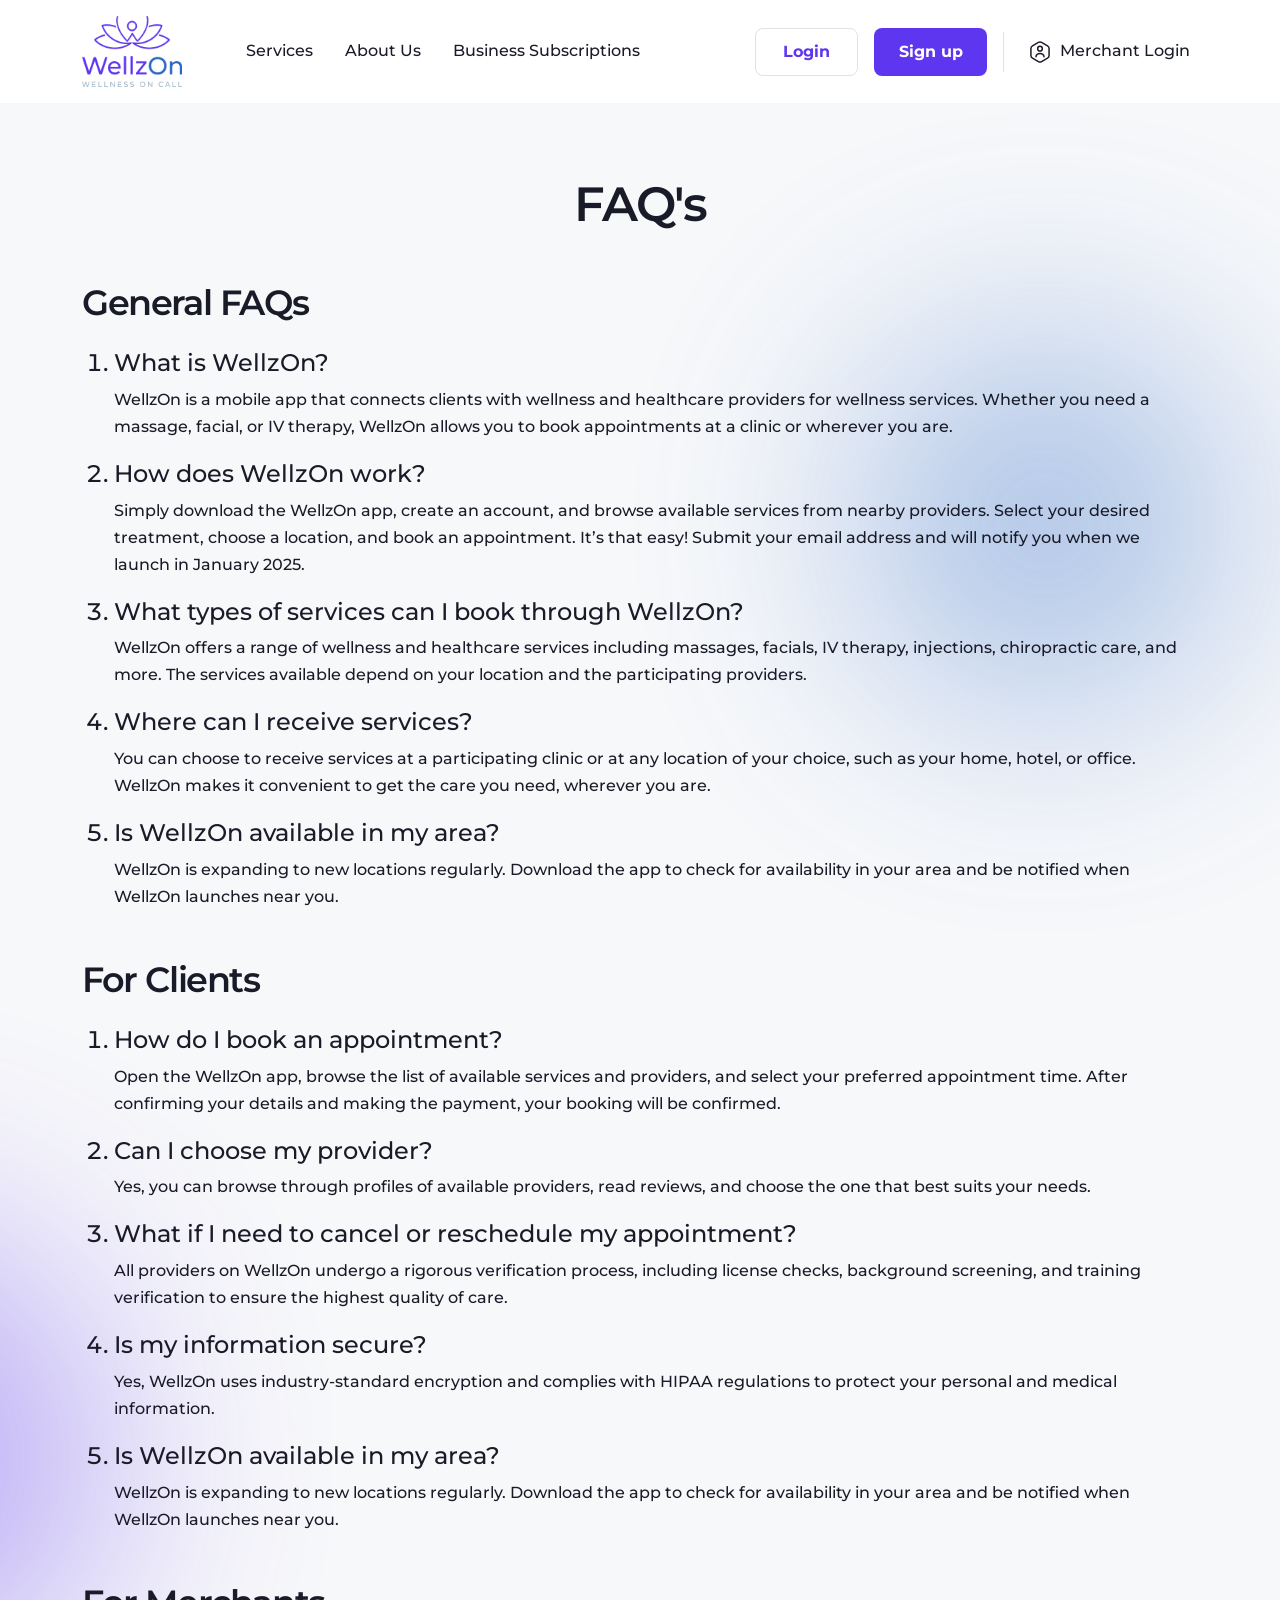
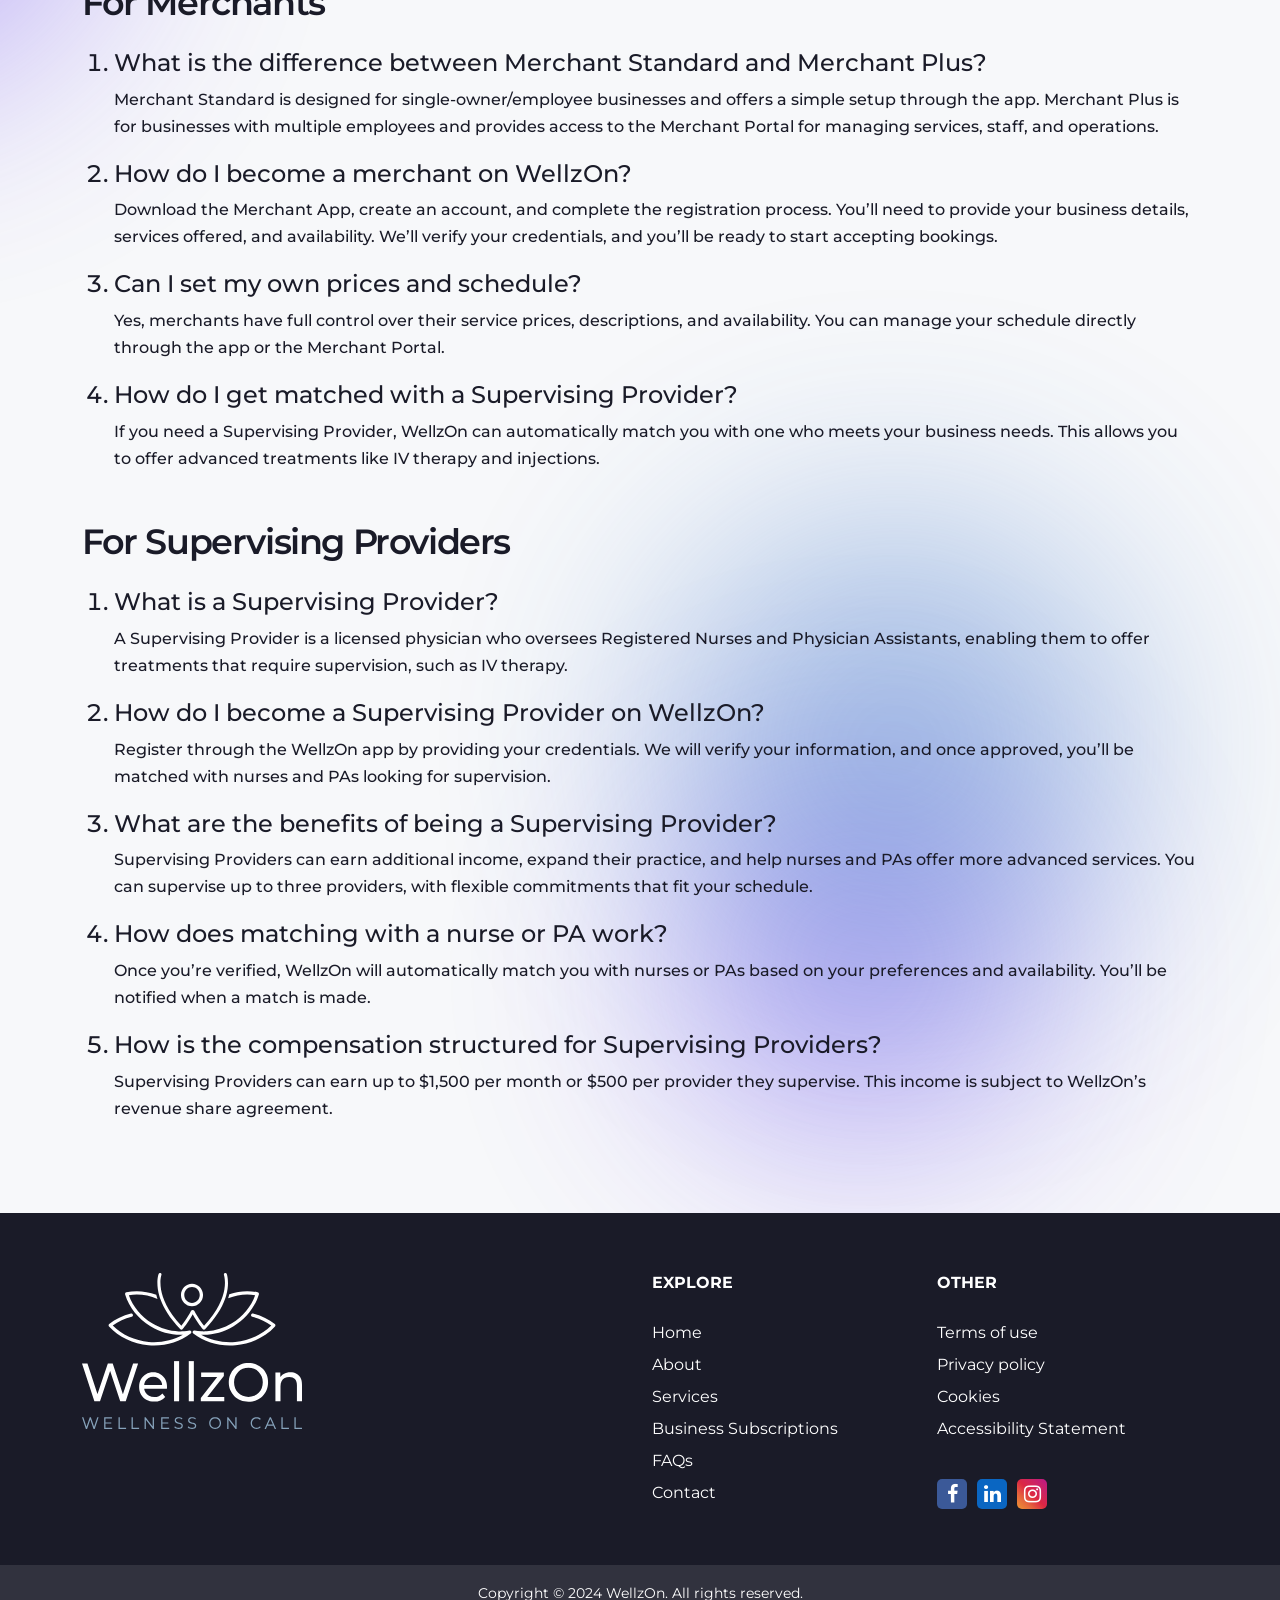
<file: faq.html>
<!DOCTYPE html>
<html lang="en">

<head>
    <meta charset="UTF-8">
    <meta name="viewport" content="width=device-width, initial-scale=1.0">
    <title>FAQs | Appointment Booking App | WellzOn</title>
    <meta name="description" content="Our FAQs for users and merchants in the WellzOn booking app. Sign up today. "/> 
    <link rel="icon" type="image/x-icon" href="assets/images/favicon.png">
    <!--css files -->
    <link href="https://cdn.jsdelivr.net/npm/bootstrap@5.3.3/dist/css/bootstrap.min.css" rel="stylesheet"
        integrity="sha384-QWTKZyjpPEjISv5WaRU9OFeRpok6YctnYmDr5pNlyT2bRjXh0JMhjY6hW+ALEwIH" crossorigin="anonymous">
    <link rel="stylesheet" href="assets/css/style.css">
    <link rel="stylesheet" href="https://cdnjs.cloudflare.com/ajax/libs/font-awesome/4.7.0/css/font-awesome.min.css" />
</head>

<body>
    <div id="header-wellzon"></div>
    <main>
        <!-- custom-section start -->
        <section class="custom-section text-with-img  position-relative overflow-hidden">
            <div class="container">
                <div class="row position-relative zn-5">
                    <div class="col-12 d-flex flex-column align-items-center">
                        <!--h5 class="section-subtitle position-relative">WELLNESS ON CALL</h5-->
                        <h2 class="section-title">FAQ's</h2>
                    </div>
                </div>
                <div class="row position-relative faq zn-5">
                    <div class="col-12">
                        <h3 class="section-title-md">General FAQs
                        </h3>
                        <ol class="main_list">
                            <li>
                                <h4>What is WellzOn?</h4>
                                <p class="section-text mb-3">
                                    WellzOn is a mobile app that connects clients with wellness and healthcare providers for
                                    wellness services. Whether you need a massage, facial, or IV therapy, WellzOn allows you to
                                    book appointments at a clinic or wherever you are.
                                </p>
                            </li>
                            <li>
                                <h4>How does WellzOn work?</h4>
                                <p class="section-text mb-3">
                                    Simply download the WellzOn app, create an account, and browse available services from
                                    nearby providers. Select your desired treatment, choose a location, and book an appointment.
                                    It’s that easy! Submit your email address and will notify you when we launch in January 2025.
                                </p>
                            </li>
                            <li>
                                <h4>What types of services can I book through WellzOn?</h4>
                                <p class="section-text mb-3">
                                    WellzOn offers a range of wellness and healthcare services including massages, facials, IV
                                    therapy, injections, chiropractic care, and more. The services available depend on your location
                                    and the participating providers.
                                </p>
                            </li>
                            <li>
                                <h4>Where can I receive services?</h4>
                                <p class="section-text mb-3">
                                    You can choose to receive services at a participating clinic or at any location of your choice,
                                    such as your home, hotel, or office. WellzOn makes it convenient to get the care you need,
                                    wherever you are.
                                </p>
                            </li>
                            <li>
                                <h4>Is WellzOn available in my area?</h4>
                                <p class="section-text mb-3">
                                    WellzOn is expanding to new locations regularly. Download the app to check for availability in
                                    your area and be notified when WellzOn launches near you.
                                </p>
                            </li>
                        </ol>   
                        <h3 class="section-title-md mt-5">For Clients
                        </h3>
                        <ol class="main_list">
                            <li>
                                <h4>How do I book an appointment?</h4>
                                <p class="section-text mb-3">
                                    Open the WellzOn app, browse the list of available services and providers, and select your
                                    preferred appointment time. After confirming your details and making the payment, your booking
                                    will be confirmed.
                                </p>
                            </li>
                            <li>
                                <h4>Can I choose my provider?</h4>
                                <p class="section-text mb-3">
                                    Yes, you can browse through profiles of available providers, read reviews, and choose the one
                                    that best suits your needs.
                                </p>
                            </li>
                            <li>
                                <h4>What if I need to cancel or reschedule my appointment?</h4>
                                <p class="section-text mb-3">
                                    All providers on WellzOn undergo a rigorous verification process, including license checks,
                                    background screening, and training verification to ensure the highest quality of care.
                                </p>
                            </li>
                            <li>
                                <h4>Is my information secure?</h4>
                                <p class="section-text mb-3">
                                    Yes, WellzOn uses industry-standard encryption and complies with HIPAA regulations to protect
                                    your personal and medical information.
                                </p>
                            </li>
                            <li>
                                <h4>Is WellzOn available in my area?</h4>
                                <p class="section-text mb-3">
                                    WellzOn is expanding to new locations regularly. Download the app to check for availability in
                                    your area and be notified when WellzOn launches near you.
                                </p>
                            </li>
                        </ol>
                        <h3 class="section-title-md mt-5">For Merchants
                        </h3>
                        <ol class="main_list">
                            <li>
                                <h4>What is the difference between Merchant Standard and Merchant Plus?</h4>
                                <p class="section-text mb-3">
                                    Merchant Standard is designed for single-owner/employee businesses and offers a simple setup
                                    through the app. Merchant Plus is for businesses with multiple employees and provides access
                                    to the Merchant Portal for managing services, staff, and operations.
                                </p>
                            </li>
                            <li>
                                <h4>How do I become a merchant on WellzOn?</h4>
                                <p class="section-text mb-3">
                                    Download the Merchant App, create an account, and complete the registration process. You’ll
                                    need to provide your business details, services offered, and availability. We’ll verify your
                                    credentials, and you’ll be ready to start accepting bookings.
                                </p>
                            </li>
                            <li>
                                <h4>Can I set my own prices and schedule?</h4>
                                <p class="section-text mb-3">
                                    Yes, merchants have full control over their service prices, descriptions, and availability. You can
                                    manage your schedule directly through the app or the Merchant Portal.
                                </p>
                            </li>
                            <li>
                                <h4>How do I get matched with a Supervising Provider?</h4>
                                <p class="section-text mb-3">
                                    If you need a Supervising Provider, WellzOn can automatically match you with one who meets
                                    your business needs. This allows you to offer advanced treatments like IV therapy and
                                    injections.
                                </p>
                            </li>
                        </ol>
                        <h3 class="section-title-md mt-5">For Supervising Providers
                        </h3>
                        <ol class="main_list">
                            <li>
                                <h4>What is a Supervising Provider?</h4>
                                <p class="section-text mb-3">
                                    A Supervising Provider is a licensed physician who oversees Registered Nurses and Physician
                                    Assistants, enabling them to offer treatments that require supervision, such as IV therapy.
                                </p>
                            </li>
                            <li>
                                <h4>How do I become a Supervising Provider on WellzOn?</h4>
                                <p class="section-text mb-3">
                                    Register through the WellzOn app by providing your credentials. We will verify your information,
                                    and once approved, you’ll be matched with nurses and PAs looking for supervision.
                                </p>
                            </li>
                            <li>
                                <h4>What are the benefits of being a Supervising Provider?</h4>
                                <p class="section-text mb-3">
                                    Supervising Providers can earn additional income, expand their practice, and help nurses and
                                    PAs offer more advanced services. You can supervise up to three providers, with flexible
                                    commitments that fit your schedule.
                                </p>
                            </li>
                            <li>
                                <h4>How does matching with a nurse or PA work?</h4>
                                <p class="section-text mb-3">
                                    Once you’re verified, WellzOn will automatically match you with nurses or PAs based on your
                                    preferences and availability. You’ll be notified when a match is made.
                                </p>
                            </li>
                            <li>
                                <h4>How is the compensation structured for Supervising Providers?</h4>
                                <p class="section-text mb-3">
                                    Supervising Providers can earn up to $1,500 per month or $500 per provider they supervise.
                                    This income is subject to WellzOn’s revenue share agreement.
                                </p>
                            </li>
                        </ol>
                    </div>
                </div>
                <!-- left ellipse -->
                <div class="text-ellipse-lt">
                    <svg width="340" height="930" viewBox="0 0 340 930" fill="none" xmlns="http://www.w3.org/2000/svg">
                        <g opacity="0.4" filter="url(#filter0_f_621_2079)">
                            <circle cx="-125" cy="465" r="231" fill="#5E36EF"></circle>
                        </g>
                        <defs>
                            <filter id="filter0_f_621_2079" x="-590" y="0" width="930" height="930"
                                filterUnits="userSpaceOnUse" color-interpolation-filters="sRGB">
                                <feFlood flood-opacity="0" result="BackgroundImageFix"></feFlood>
                                <feBlend mode="normal" in="SourceGraphic" in2="BackgroundImageFix" result="shape">
                                </feBlend>
                                <feGaussianBlur stdDeviation="117" result="effect1_foregroundBlur_621_2079">
                                </feGaussianBlur>
                            </filter>
                        </defs>
                    </svg>
                </div>
                <!-- right top ellipse -->
                <div class="text-ellipse-rt-top">
                    <svg width="655" height="839" viewBox="0 0 655 839" fill="none" xmlns="http://www.w3.org/2000/svg">
                        <g opacity="0.4" filter="url(#filter0_f_621_2077)">
                            <circle cx="419.5" cy="419.5" r="185.5" fill="#2A67C4"></circle>
                        </g>
                        <defs>
                            <filter id="filter0_f_621_2077" x="0" y="0" width="839" height="839"
                                filterUnits="userSpaceOnUse" color-interpolation-filters="sRGB">
                                <feFlood flood-opacity="0" result="BackgroundImageFix"></feFlood>
                                <feBlend mode="normal" in="SourceGraphic" in2="BackgroundImageFix" result="shape">
                                </feBlend>
                                <feGaussianBlur stdDeviation="117" result="effect1_foregroundBlur_621_2077">
                                </feGaussianBlur>
                            </filter>
                        </defs>
                    </svg>
                </div>
                <!-- right bottom ellipse -->
                <div class="text-ellipse-rt-bt">
                    <svg width="839" height="668" viewBox="0 0 839 668" fill="none" xmlns="http://www.w3.org/2000/svg">
                        <g opacity="0.4" filter="url(#filter0_f_621_2078)">
                            <circle cx="419.5" cy="419.5" r="185.5" fill="#5E36EF"></circle>
                        </g>
                        <defs>
                            <filter id="filter0_f_621_2078" x="0" y="0" width="839" height="839"
                                filterUnits="userSpaceOnUse" color-interpolation-filters="sRGB">
                                <feFlood flood-opacity="0" result="BackgroundImageFix"></feFlood>
                                <feBlend mode="normal" in="SourceGraphic" in2="BackgroundImageFix" result="shape">
                                </feBlend>
                                <feGaussianBlur stdDeviation="117" result="effect1_foregroundBlur_621_2078">
                                </feGaussianBlur>
                            </filter>
                        </defs>
                    </svg>
                </div>
                <!-- right center bottom  ellipse -->
                <div class="text-ellipse-rt-center-bt">
                    <svg width="849" height="930" viewBox="0 0 849 930" fill="none" xmlns="http://www.w3.org/2000/svg">
                        <g opacity="0.4" filter="url(#filter0_f_621_2080)">
                            <circle cx="465" cy="465" r="231" fill="#2A67C4"></circle>
                        </g>
                        <defs>
                            <filter id="filter0_f_621_2080" x="0" y="0" width="930" height="930"
                                filterUnits="userSpaceOnUse" color-interpolation-filters="sRGB">
                                <feFlood flood-opacity="0" result="BackgroundImageFix"></feFlood>
                                <feBlend mode="normal" in="SourceGraphic" in2="BackgroundImageFix" result="shape">
                                </feBlend>
                                <feGaussianBlur stdDeviation="117" result="effect1_foregroundBlur_621_2080">
                                </feGaussianBlur>
                            </filter>
                        </defs>
                    </svg>
                </div>
            </div>
        </section>
        <!-- custom-section start -->
    </main>
    <div id="footer-wellzon"></div>




    <!--js files -->
    <script src="https://ajax.googleapis.com/ajax/libs/jquery/3.7.1/jquery.min.js"></script>
    <script src="https://cdn.jsdelivr.net/npm/bootstrap@5.3.3/dist/js/bootstrap.bundle.min.js"
        integrity="sha384-YvpcrYf0tY3lHB60NNkmXc5s9fDVZLESaAA55NDzOxhy9GkcIdslK1eN7N6jIeHz"
        crossorigin="anonymous"></script>
    <script src="assets/js/main.js"></script>

    <script>
        // Function to fetch and inject HTML content
        async function injectContent(url, targetId) {
            try {
                const response = await fetch(url);
                const html = await response.text();
                document.getElementById(targetId).innerHTML = html;
            } catch (error) {
                console.error(`Error loading ${url}:`, error);
            }
        }
     
        // Load header and footer when the page loads
        document.addEventListener('DOMContentLoaded', () => {
            injectContent('/templates/header.html', 'header-wellzon');
            injectContent('/templates/footer.html', 'footer-wellzon');
        });
     </script>
</body>

</html>
</file>
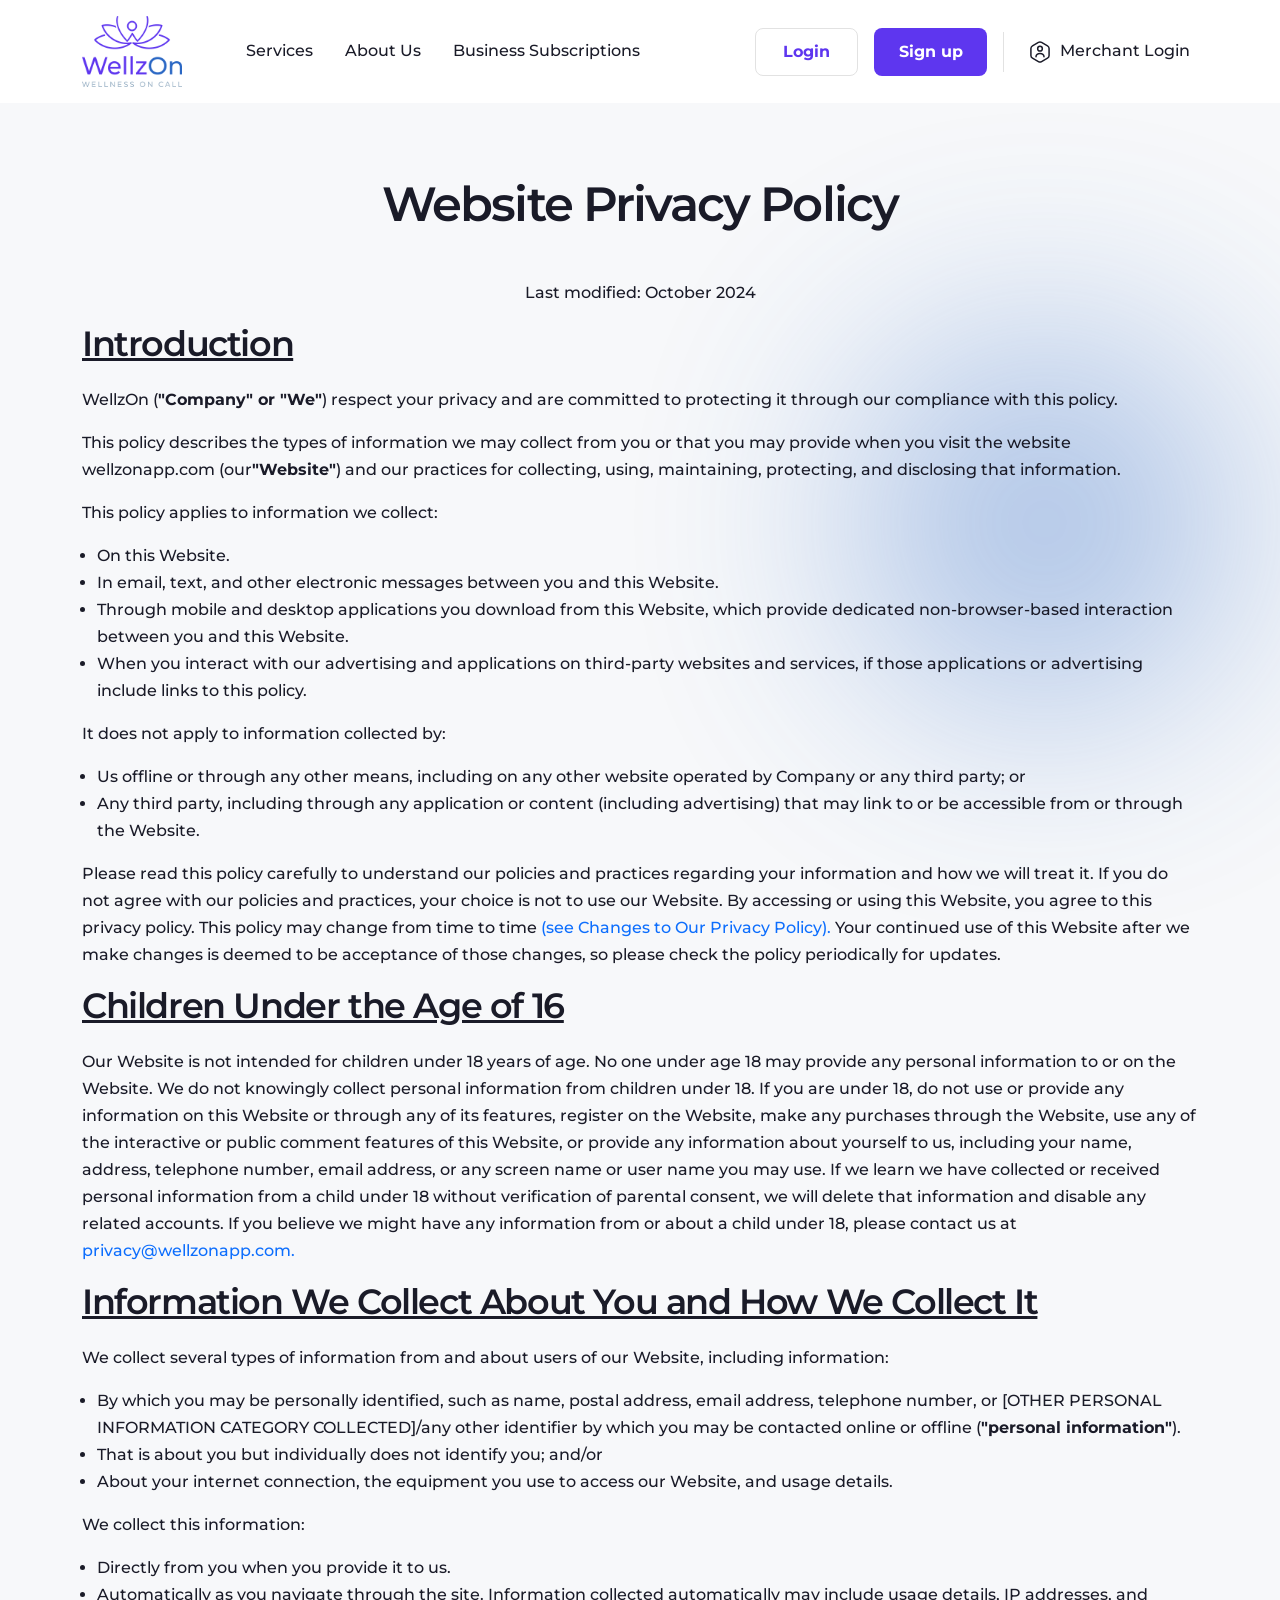
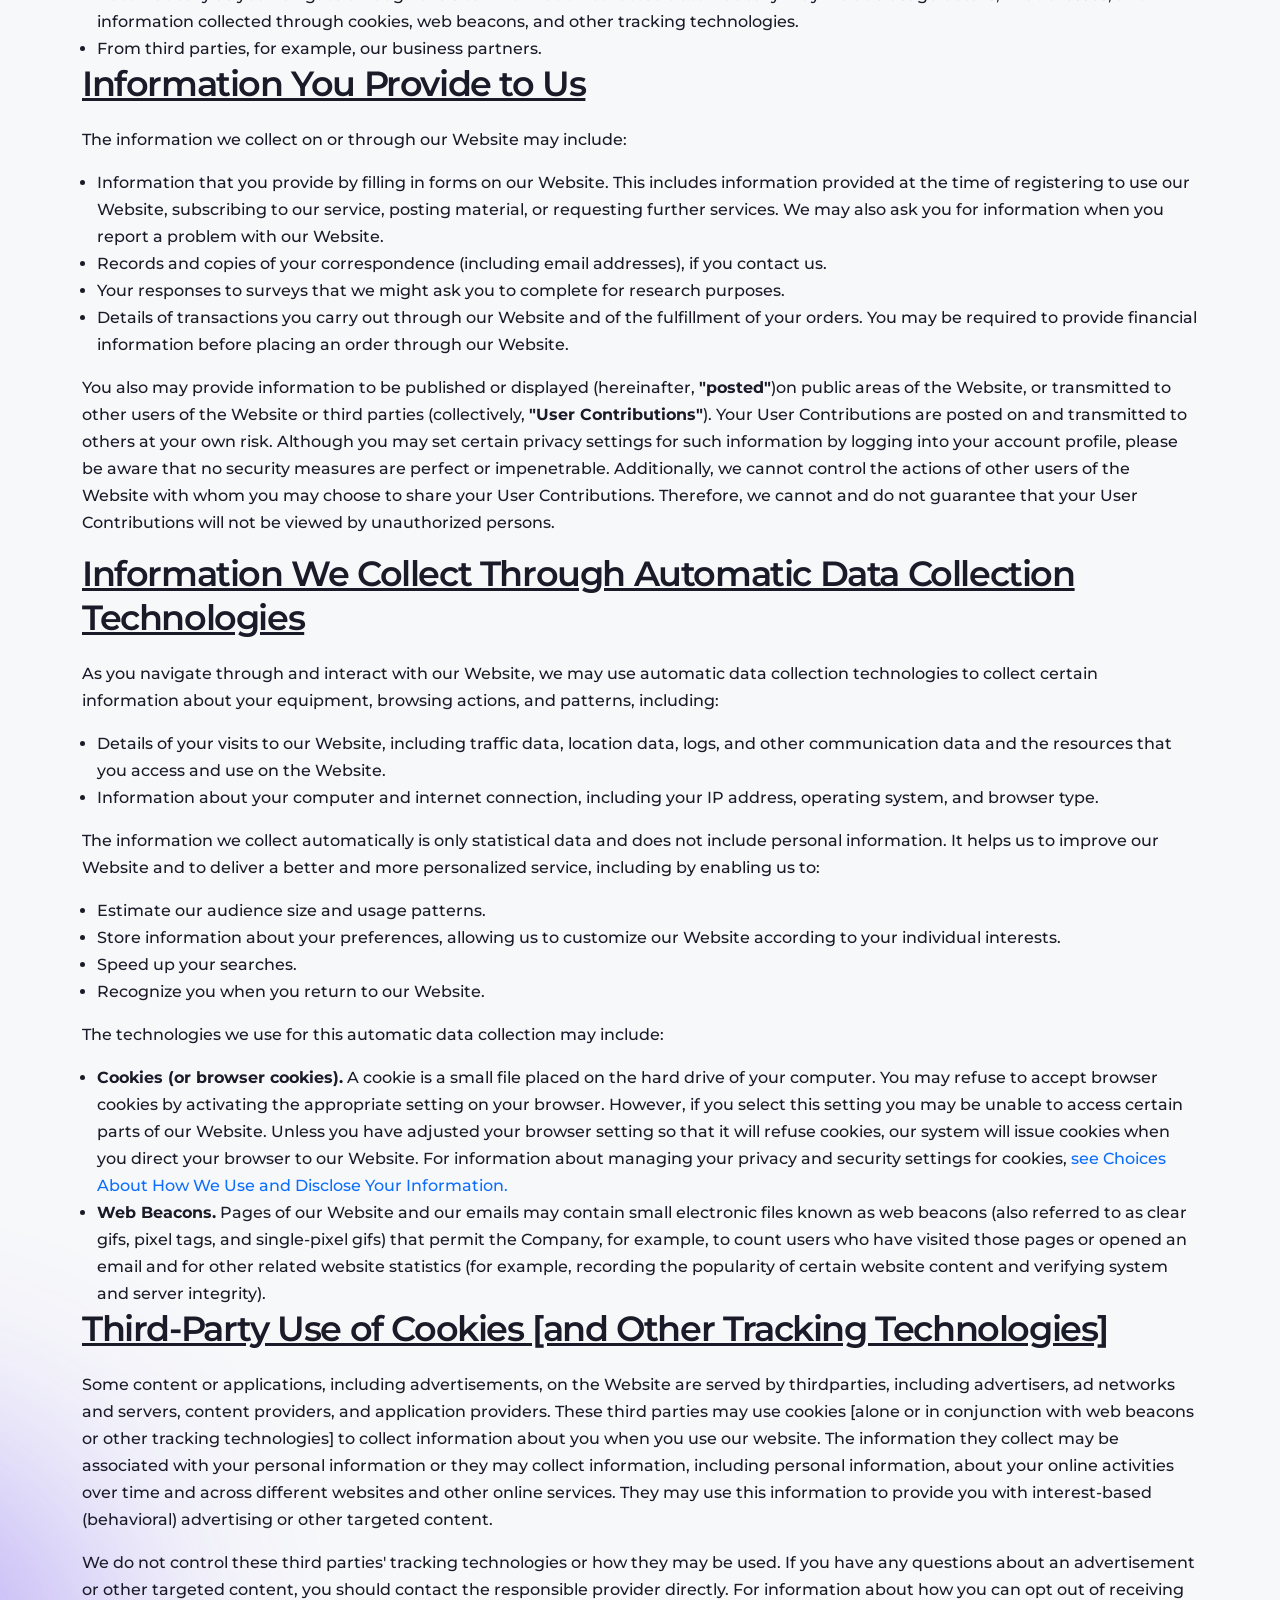
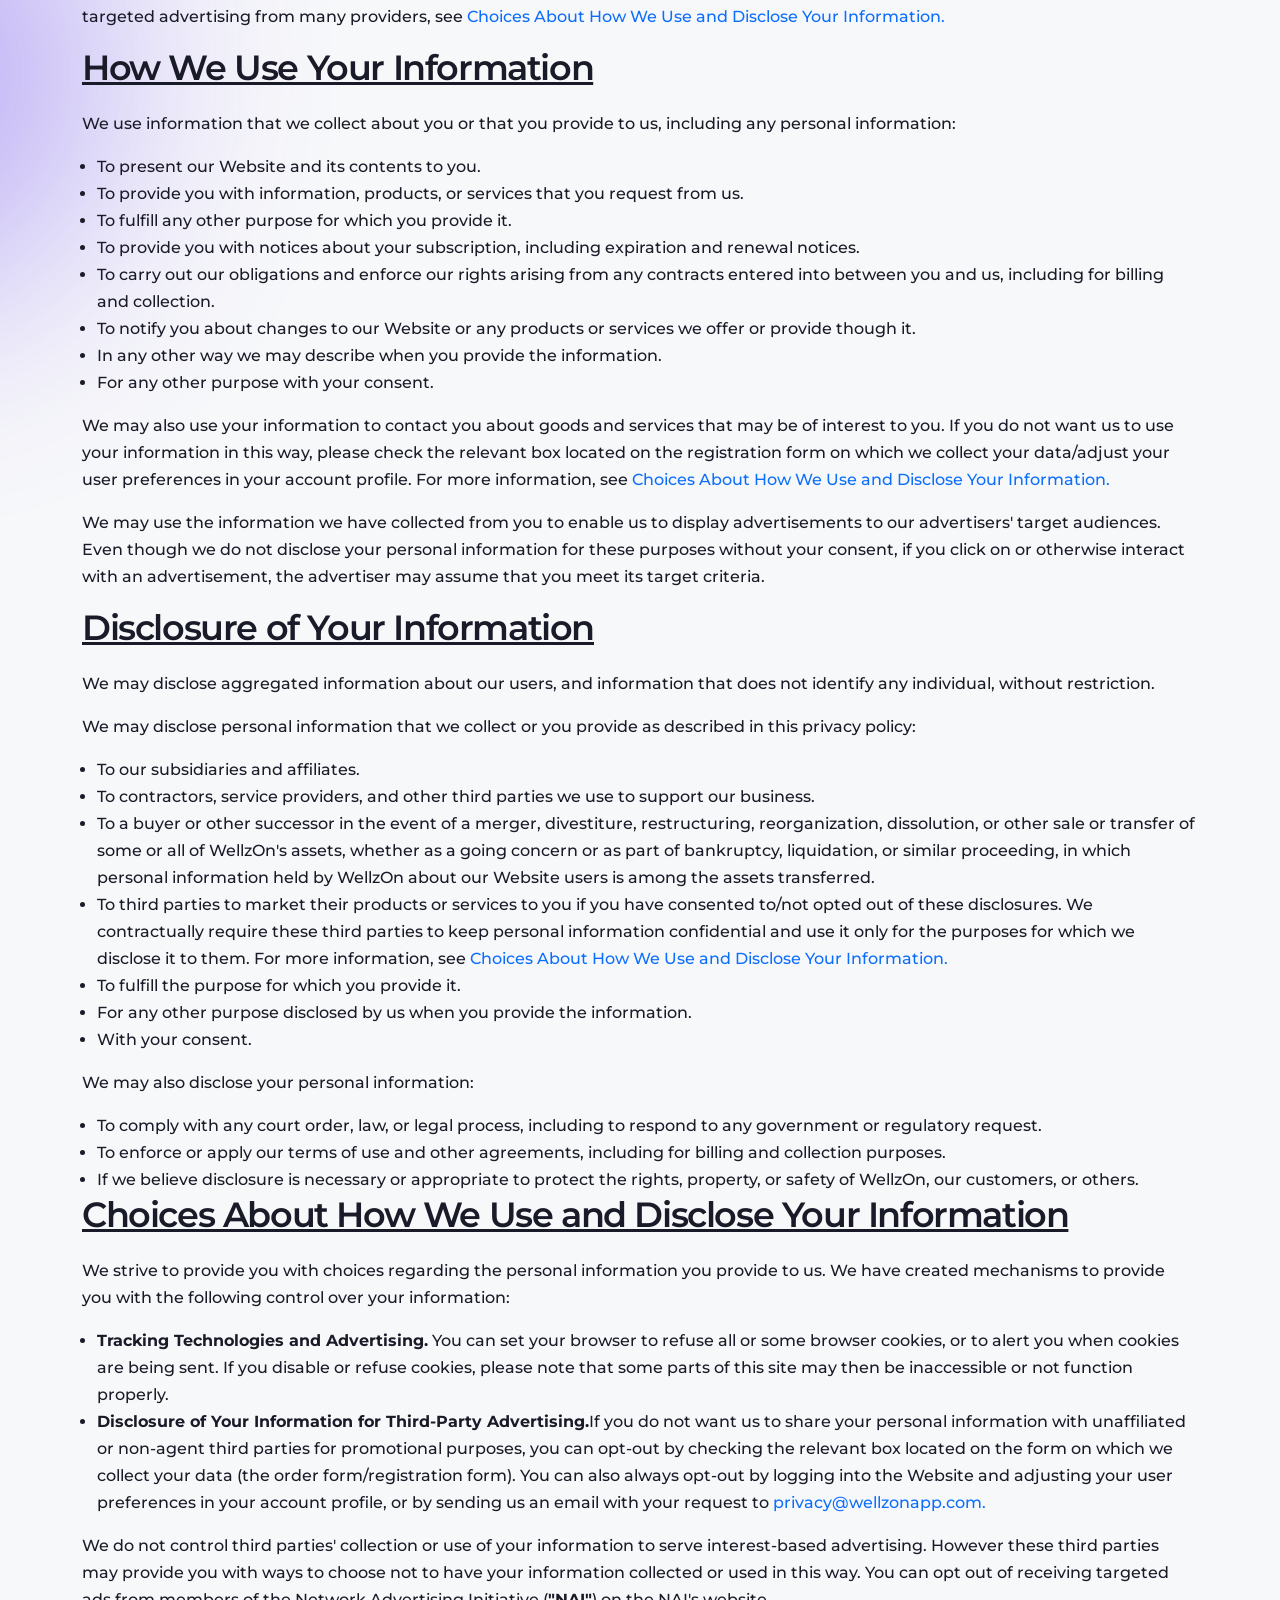
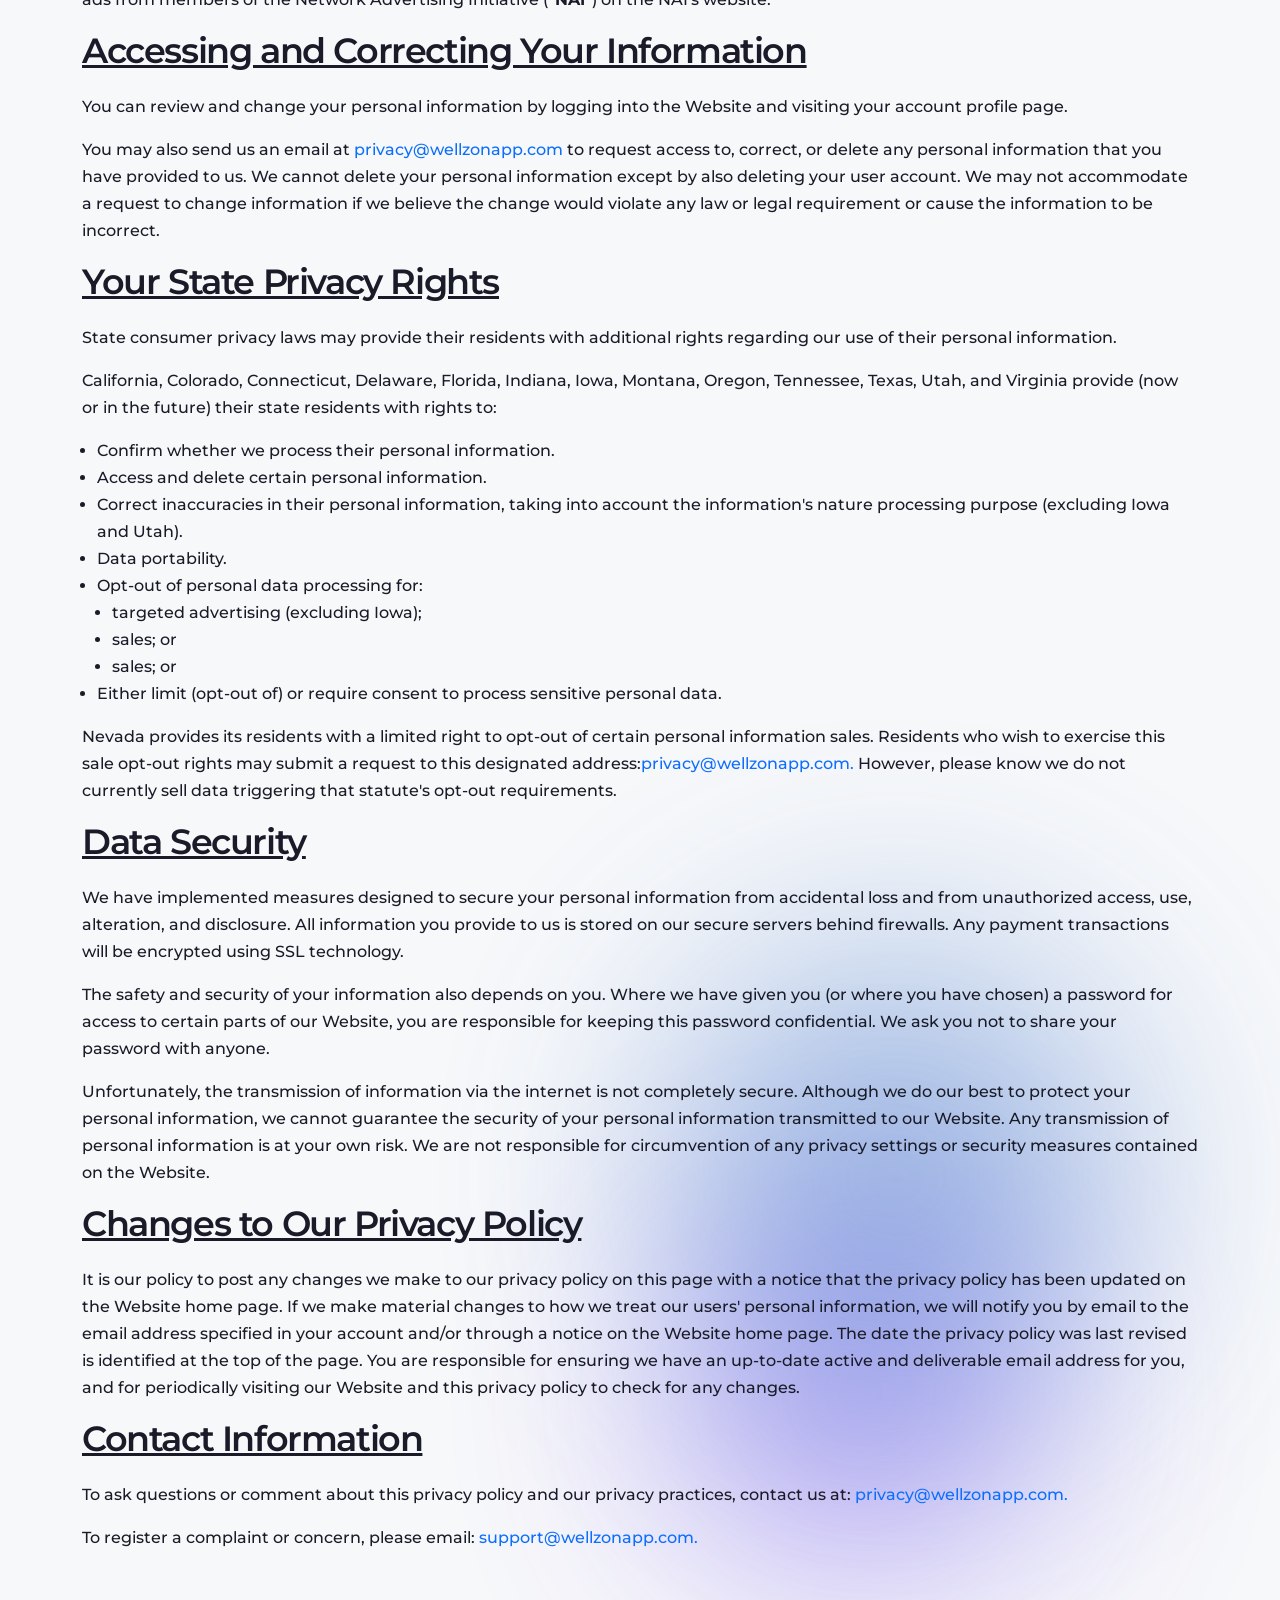
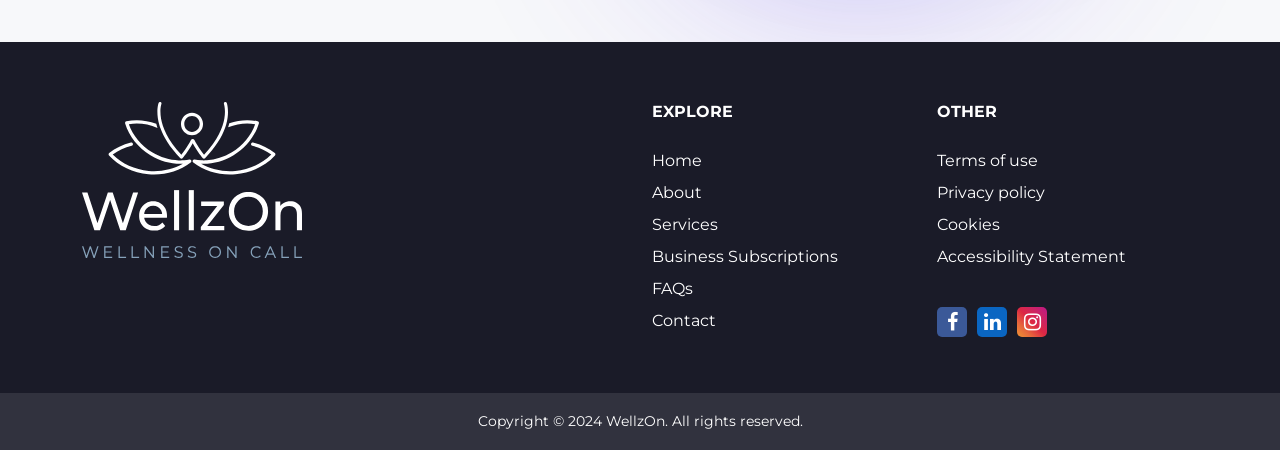
<file: privacy-policy.html>
<!DOCTYPE html>
<html lang="en">

<head>
    <meta charset="UTF-8">
    <meta name="viewport" content="width=device-width, initial-scale=1.0">
    <title>Privacy Policy | Appointment Booking App | WellzOn</title>
    <meta name="description" content="Read about our privacy policy for WellzOn appointment booking app and download today!"/> 
    <link rel="icon" type="image/x-icon" href="assets/images/favicon.png">
    <!--css files -->
    <link href="https://cdn.jsdelivr.net/npm/bootstrap@5.3.3/dist/css/bootstrap.min.css" rel="stylesheet"
        integrity="sha384-QWTKZyjpPEjISv5WaRU9OFeRpok6YctnYmDr5pNlyT2bRjXh0JMhjY6hW+ALEwIH" crossorigin="anonymous">
    <link rel="stylesheet" href="assets/css/style.css">
    <link rel="stylesheet" href="https://cdnjs.cloudflare.com/ajax/libs/font-awesome/4.7.0/css/font-awesome.min.css" />
</head>

<body>
    <div id="header-wellzon"></div>
    <main>
        <!-- custom-section start -->
        <section class="custom-section text-with-img  position-relative overflow-hidden">
            <div class="container">
                <div class="row position-relative zn-5">
                    <div class="col-12 d-flex flex-column align-items-center">
                        <!--h5 class="section-subtitle position-relative">WELLNESS ON CALL</h5-->
                        <h2 class="section-title mb-5">Website Privacy Policy</h2>
                        <p class="section-text">Last modified: October 2024</p>
                    </div>
                </div>
                <div class="row position-relative zn-5">
                    <div class="col-12">
                        <h3 class="section-title-md text-decoration-underline">Introduction
                        </h3>
                        <b></b>
                        <p class="section-text mb-3">WellzOn (<b>"Company" or "We"</b>) respect your privacy and are committed to protecting it
                        through our compliance with this policy.</p>
                        <p class="section-text mb-3">
                            This policy describes the types of information we may collect from you or that you may provide
                            when you visit the website wellzonapp.com (our<b>"Website"</b>) and our practices for collecting,
                            using, maintaining, protecting, and disclosing that information.
                        </p>
                        <p class="section-text mb-3">This policy applies to information we collect:</p>
                        <ul class="privacy bulletList">
                            <li>On this Website.</li>
                            <li>In email, text, and other electronic messages between you and this Website.</li>
                            <li>Through mobile and desktop applications you download from this Website, which
                            provide dedicated non-browser-based interaction between you and this Website.</li>
                            <li>When you interact with our advertising and applications on third-party websites and
                            services, if those applications or advertising include links to this policy.</li>
                        </ul>
                        <p class="section-text mt-3 mb-3">It does not apply to information collected by:</p>
                        <ul class="privacy bulletList">
                            <li>Us offline or through any other means, including on any other website operated by
                            Company or any third party; or</li>
                            <li>Any third party, including through any application or content (including advertising) that
                            may link to or be accessible from or through the Website.</li>
                        </ul>
                        <p class="section-text mt-3 mb-3">
                            Please read this policy carefully to understand our policies and practices regarding your
                            information and how we will treat it. If you do not agree with our policies and practices, your
                            choice is not to use our Website. By accessing or using this Website, you agree to this privacy
                            policy. This policy may change from time to time <a href="#changePrivacySec">(see Changes to Our Privacy Policy).</a> Your
                            continued use of this Website after we make changes is deemed to be acceptance of those
                            changes, so please check the policy periodically for updates.
                        </p>
                        <h3 class="section-title-md text-decoration-underline">
                            Children Under the Age of 16
                        </h3>
                        <p class="section-text mb-3">
                        Our Website is not intended for children under 18 years of age. No one under age 18 may
                        provide any personal information to or on the Website. We do not knowingly collect personal
                        information from children under 18. If you are under 18, do not use or provide any information
                        on this Website or through any of its features, register on the Website, make any purchases
                        through the Website, use any of the interactive or public comment features of this Website, or
                        provide any information about yourself to us, including your name, address, telephone number,
                        email address, or any screen name or user name you may use. If we learn we have collected or
                        received personal information from a child under 18 without verification of parental consent, we
                        will delete that information and disable any related accounts. If you believe we might have any
                        information from or about a child under 18, please contact us at <a href="mailto:privacy@wellzonapp.com">privacy@wellzonapp.com.</a>
                        </p>
                        <h3 class="section-title-md text-decoration-underline">
                            Information We Collect About You and How We Collect It
                        </h3>
                        <p class="section-text mb-3">
                            We collect several types of information from and about users of our Website, including
                            information:
                        </p>
                        <ul class="privacy bulletList">
                            <li>By which you may be personally identified, such as name, postal address, email address,
                            telephone number, or [OTHER PERSONAL INFORMATION CATEGORY
                            COLLECTED]/any other identifier by which you may be contacted online or offline
                            (<b>"personal information"</b>).</li>
                            <li>That is about you but individually does not identify you; and/or</li>
                            <li>About your internet connection, the equipment you use to access our Website, and usage
                            details.</li>
                        </ul>
                        <p class="section-text mt-3 mb-3">
                            We collect this information:
                        </p>
                        <ul class="privacy bulletList">
                            <li>Directly from you when you provide it to us.</li>
                            <li>Automatically as you navigate through the site. Information collected automatically may
                            include usage details, IP addresses, and information collected through cookies, web
                            beacons, and other tracking technologies.</li>
                            <li>From third parties, for example, our business partners.</li>
                        </ul>
                        <h3 class="section-title-md text-decoration-underline">
                            Information You Provide to Us
                        </h3>
                        <p class="section-text mb-3">
                            The information we collect on or through our Website may include:
                        </p>
                        <ul class="privacy bulletList">
                            <li>Information that you provide by filling in forms on our Website. This includes
                            information provided at the time of registering to use our Website, subscribing to our
                            service, posting material, or requesting further services. We may also ask you for
                            information when you report a problem with our Website.</li>
                            <li>Records and copies of your correspondence (including email addresses), if you contact
                            us.</li>
                            <li>Your responses to surveys that we might ask you to complete for research purposes.</li>
                            <li>Details of transactions you carry out through our Website and of the fulfillment of your
                            orders. You may be required to provide financial information before placing an order
                            through our Website.</li>
                        </ul>
                        <p class="section-text mt-3 mb-3">
                            You also may provide information to be published or displayed (hereinafter, <b>"posted"</b>)on public
                            areas of the Website, or transmitted to other users of the Website or third parties (collectively, <b>"User Contributions"</b>). Your User Contributions are posted on and transmitted to others at your
                            own risk. Although you may set certain privacy settings for such information by logging into
                            your account profile, please be aware that no security measures are perfect or impenetrable.
                            Additionally, we cannot control the actions of other users of the Website with whom you may
                            choose to share your User Contributions. Therefore, we cannot and do not guarantee that your
                            User Contributions will not be viewed by unauthorized persons.
                        </p>
                        <h3 class="section-title-md text-decoration-underline">
                            Information We Collect Through Automatic Data Collection Technologies
                        </h3>
                        <p class="section-text mb-3">
                            As you navigate through and interact with our Website, we may use automatic data collection
                            technologies to collect certain information about your equipment, browsing actions, and patterns,
                            including:
                        </p>
                        <ul class="privacy bulletList">
                            <li>Details of your visits to our Website, including traffic data, location data, logs, and other
                            communication data and the resources that you access and use on the Website.</li>
                            <li>Information about your computer and internet connection, including your IP address,
                            operating system, and browser type.</li>
                        </ul>
                        <p class="section-text mt-3 mb-3">
                            The information we collect automatically is only statistical data and does not include personal
                            information. It helps us to improve our Website and to deliver a better and more personalized
                            service, including by enabling us to:
                        </p>
                        <ul class="privacy bulletList">
                            <li>Estimate our audience size and usage patterns.</li>
                            <li>Store information about your preferences, allowing us to customize our Website
                            according to your individual interests.</li>
                            <li>Speed up your searches.</li>
                            <li>Recognize you when you return to our Website.</li>
                        </ul>
                        <p class="section-text mt-3 mb-3">
                            The technologies we use for this automatic data collection may include:
                        </p>
                        <ul class="privacy bulletList">
                            <li><b>Cookies (or browser cookies).</b> A cookie is a small file placed on the hard drive of your
                            computer. You may refuse to accept browser cookies by activating the appropriate setting
                            on your browser. However, if you select this setting you may be unable to access certain
                            parts of our Website. Unless you have adjusted your browser setting so that it will refuse
                            cookies, our system will issue cookies when you direct your browser to our Website. For
                            information about managing your privacy and security settings for cookies, <a href="#choicesSec">see Choices
                            About How We Use and Disclose Your Information.</a></li>
                            <li><b>Web Beacons.</b> Pages of our Website and our emails may contain small electronic files
                            known as web beacons (also referred to as clear gifs, pixel tags, and single-pixel gifs) that
                            permit the Company, for example, to count users who have visited those pages or opened
                            an email and for other related website statistics (for example, recording the popularity of
                            certain website content and verifying system and server integrity).</li>
                        </ul>
                        <h3 class="section-title-md text-decoration-underline">Third-Party Use of Cookies [and Other Tracking Technologies]</h3>
                        <p class="section-text mb-3">Some content or applications, including advertisements, on the Website are served by thirdparties, including
                        advertisers, ad networks and servers, content providers, and application
                        providers. These third parties may use cookies [alone or in conjunction with web beacons or
                        other tracking technologies] to collect information about you when you use our website. The
                        information they collect may be associated with your personal information or they may collect
                        information, including personal information, about your online activities over time and across
                        different websites and other online services. They may use this information to provide you with
                        interest-based (behavioral) advertising or other targeted content.</p>
                        <p class="section-text mb-3">
                            We do not control these third parties' tracking technologies or how they may be used. If you have
                            any questions about an advertisement or other targeted content, you should contact the
                            responsible provider directly. For information about how you can opt out of receiving targeted advertising from many providers, see <a href="#choicesSec">Choices About How We Use and Disclose Your
                            Information.</a>
                        </p>
                        <h3 class="section-title-md text-decoration-underline">How We Use Your Information</h3>
                        <p class="section-text mb-3">We use information that we collect about you or that you provide to us, including any personal
                        information:</p>
                        <ul class="privacy bulletList">
                            <li>To present our Website and its contents to you.</li>
                            <li>To provide you with information, products, or services that you request from us.</li>
                            <li>To fulfill any other purpose for which you provide it.</li>
                            <li>To provide you with notices about your subscription, including expiration and renewal
                            notices.</li>
                            <li>To carry out our obligations and enforce our rights arising from any contracts entered into
                            between you and us, including for billing and collection.</li>
                            <li>To notify you about changes to our Website or any products or services we offer or
                            provide though it.</li>
                            <li>In any other way we may describe when you provide the information.</li>
                            <li>For any other purpose with your consent.</li>
                        </ul>
                        <p class="section-text mt-3 mb-3">
                            We may also use your information to contact you about goods and services that may be of
                            interest to you. If you do not want us to use your information in this way, please check the
                            relevant box located on the registration form on which we collect your data/adjust your user
                            preferences in your account profile. For more information, see <a href="#choicesSec">Choices About How We Use and Disclose Your
                                Information.</a>
                        </p>
                        <p class="section-text mb-3">
                            We may use the information we have collected from you to enable us to display advertisements
                            to our advertisers' target audiences. Even though we do not disclose your personal information
                            for these purposes without your consent, if you click on or otherwise interact with an
                            advertisement, the advertiser may assume that you meet its target criteria.
                        </p>
                        <h3 class="section-title-md text-decoration-underline">Disclosure of Your Information</h3>
                        <p class="section-text mb-3">
                            We may disclose aggregated information about our users, and information that does not identify
                            any individual, without restriction.
                        </p>
                        <p class="section-text mb-3">
                            We may disclose personal information that we collect or you provide as described in this privacy
                            policy:
                        </p>
                        <ul class="privacy bulletList">
                            <li>To our subsidiaries and affiliates.</li>
                            <li>To contractors, service providers, and other third parties we use to support our business.</li>
                            <li>To a buyer or other successor in the event of a merger, divestiture, restructuring,
                            reorganization, dissolution, or other sale or transfer of some or all of WellzOn's assets,
                            whether as a going concern or as part of bankruptcy, liquidation, or similar proceeding, in
                            which personal information held by WellzOn about our Website users is among the assets
                            transferred.</li>
                            <li>To third parties to market their products or services to you if you have consented to/not
                            opted out of these disclosures. We contractually require these third parties to keep
                            personal information confidential and use it only for the purposes for which we disclose it
                            to them. For more information, see <a href="#choicesSec">Choices About How We Use and Disclose Your
                            Information.</a></li>
                            <li>To fulfill the purpose for which you provide it.</li>
                            <li>For any other purpose disclosed by us when you provide the information.</li>
                            <li>With your consent.</li>
                        </ul>
                        <p class="section-text mt-3 mb-3">
                            We may also disclose your personal information:
                        </p>
                        <ul class="privacy bulletList">
                            <li>To comply with any court order, law, or legal process, including to respond to any
                            government or regulatory request.</li>
                            <li>To enforce or apply our terms of use and other agreements, including for billing and
                            collection purposes.</li>
                            <li>If we believe disclosure is necessary or appropriate to protect the rights, property, or
                            safety of WellzOn, our customers, or others.</li>
                        </ul>
                        <h3 class="section-title-md text-decoration-underline" id="choicesSec">Choices About How We Use and Disclose Your Information</h3>
                        <p class="section-text mb-3">
                            We strive to provide you with choices regarding the personal information you provide to us. We
                            have created mechanisms to provide you with the following control over your information:
                        </p>
                        <ul class="privacy bulletList">
                            <li><b>Tracking Technologies and Advertising.</b> You can set your browser to refuse all or
                            some browser cookies, or to alert you when cookies are being sent. If you disable or
                            refuse cookies, please note that some parts of this site may then be inaccessible or not
                            function properly.</li>
                            <li><b>Disclosure of Your Information for Third-Party Advertising.</b>If you do not want us to
                            share your personal information with unaffiliated or non-agent third parties for
                            promotional purposes, you can opt-out by checking the relevant box located on the form
                            on which we collect your data (the order form/registration form). You can also always
                            opt-out by logging into the Website and adjusting your user preferences in your account
                            profile, or by sending us an email with your request to <a href="mailto:privacy@wellzonapp.com">privacy@wellzonapp.com.</a></li>
                        </ul>
                        <p class="section-text mt-3 mb-3">
                            We do not control third parties' collection or use of your information to serve interest-based
                            advertising. However these third parties may provide you with ways to choose not to have your
                            information collected or used in this way. You can opt out of receiving targeted ads from
                            members of the Network Advertising Initiative (<b>"NAI"</b>) on the NAI's website.
                        </p>
                        <h3 class="section-title-md text-decoration-underline">Accessing and Correcting Your Information</h3>
                        <p class="section-text mb-3">
                            You can review and change your personal information by logging into the Website and visiting
                            your account profile page.
                        </p>
                        <p class="section-text mb-3">
                            You may also send us an email at <a href="mailto:privacy@wellzonapp.com">privacy@wellzonapp.com</a> to request access to, correct, or
                            delete any personal information that you have provided to us. We cannot delete your personal
                            information except by also deleting your user account. We may not accommodate a request to change information if we believe the change would violate any law or legal requirement or cause
                            the information to be incorrect.
                        </p>
                        <h3 class="section-title-md text-decoration-underline">
                            Your State Privacy Rights
                        </h3>
                        <p class="section-text mb-3">
                            State consumer privacy laws may provide their residents with additional rights regarding our use
                            of their personal information.
                        </p>
                        <p class="section-text mb-3">
                            California, Colorado, Connecticut, Delaware, Florida, Indiana, Iowa, Montana, Oregon,
                            Tennessee, Texas, Utah, and Virginia provide (now or in the future) their state residents with
                            rights to:

                        </p>
                        <ul class="privacy bulletList">
                            <li>Confirm whether we process their personal information.</li>
                            <li>Access and delete certain personal information.</li>
                            <li>Correct inaccuracies in their personal information, taking into account the information's
                            nature processing purpose (excluding Iowa and Utah).</li>
                            <li>Data portability.</li>
                            <li>Opt-out of personal data processing for:</li>
                            <ul class="privacy bulletList">
                                <li>targeted advertising (excluding Iowa);</li>
                                <li>sales; or</li>
                                <li>sales; or</li>
                            </ul>
                            <li>Either limit (opt-out of) or require consent to process sensitive personal data.</li>
                        </ul>
                        <p class="section-text mt-3 mb-3">
                            Nevada provides its residents with a limited right to opt-out of certain personal information sales.
                            Residents who wish to exercise this sale opt-out rights may submit a request to this designated
                            address:<a href="mailto: privacy@wellzonapp.com">privacy@wellzonapp.com.</a> However, please know we do not currently sell data
                            triggering that statute's opt-out requirements.
                        </p>
                        <h3 class="section-title-md text-decoration-underline">
                            Data Security
                        </h3>
                        <p class="section-text mb-3">
                            We have implemented measures designed to secure your personal information from accidental
                            loss and from unauthorized access, use, alteration, and disclosure. All information you provide to
                            us is stored on our secure servers behind firewalls. Any payment transactions will be encrypted
                            using SSL technology.
                        </p>
                        <p class="section-text mb-3">
                            The safety and security of your information also depends on you. Where we have given you (or
                            where you have chosen) a password for access to certain parts of our Website, you are
                            responsible for keeping this password confidential. We ask you not to share your password with
                            anyone.
                        </p>
                        <p class="section-text mb-3">
                            Unfortunately, the transmission of information via the internet is not completely secure.
                            Although we do our best to protect your personal information, we cannot guarantee the security
                            of your personal information transmitted to our Website. Any transmission of personal
                            information is at your own risk. We are not responsible for circumvention of any privacy settings
                            or security measures contained on the Website.
                        </p>
                        <h3 class="section-title-md text-decoration-underline" id="changePrivacySec">
                            Changes to Our Privacy Policy
                        </h3>
                        <p class="section-text mb-3">
                            It is our policy to post any changes we make to our privacy policy on this page with a notice that
                            the privacy policy has been updated on the Website home page. If we make material changes to
                            how we treat our users' personal information, we will notify you by email to the email address
                            specified in your account and/or through a notice on the Website home page. The date the
                            privacy policy was last revised is identified at the top of the page. You are responsible for
                            ensuring we have an up-to-date active and deliverable email address for you, and for periodically
                            visiting our Website and this privacy policy to check for any changes.
                        </p>

                        <h3 class="section-title-md text-decoration-underline">
                            Contact Information
                        </h3>
                        <p class="section-text mb-3">
                            To ask questions or comment about this privacy policy and our privacy practices, contact us at: <a href="mailto:privacy@wellzonapp.com">privacy@wellzonapp.com.</a>
                        </p>
                        <p class="section-text mb-3">
                            To register a complaint or concern, please email: <a
                                href="mailto:support@wellzonapp.com">support@wellzonapp.com.</a>
                        </p>
                    </div>
                </div>
                <!-- left ellipse -->
                <div class="text-ellipse-lt">
                    <svg width="340" height="930" viewBox="0 0 340 930" fill="none" xmlns="http://www.w3.org/2000/svg">
                        <g opacity="0.4" filter="url(#filter0_f_621_2079)">
                            <circle cx="-125" cy="465" r="231" fill="#5E36EF"></circle>
                        </g>
                        <defs>
                            <filter id="filter0_f_621_2079" x="-590" y="0" width="930" height="930"
                                filterUnits="userSpaceOnUse" color-interpolation-filters="sRGB">
                                <feFlood flood-opacity="0" result="BackgroundImageFix"></feFlood>
                                <feBlend mode="normal" in="SourceGraphic" in2="BackgroundImageFix" result="shape">
                                </feBlend>
                                <feGaussianBlur stdDeviation="117" result="effect1_foregroundBlur_621_2079">
                                </feGaussianBlur>
                            </filter>
                        </defs>
                    </svg>
                </div>
                <!-- right top ellipse -->
                <div class="text-ellipse-rt-top">
                    <svg width="655" height="839" viewBox="0 0 655 839" fill="none" xmlns="http://www.w3.org/2000/svg">
                        <g opacity="0.4" filter="url(#filter0_f_621_2077)">
                            <circle cx="419.5" cy="419.5" r="185.5" fill="#2A67C4"></circle>
                        </g>
                        <defs>
                            <filter id="filter0_f_621_2077" x="0" y="0" width="839" height="839"
                                filterUnits="userSpaceOnUse" color-interpolation-filters="sRGB">
                                <feFlood flood-opacity="0" result="BackgroundImageFix"></feFlood>
                                <feBlend mode="normal" in="SourceGraphic" in2="BackgroundImageFix" result="shape">
                                </feBlend>
                                <feGaussianBlur stdDeviation="117" result="effect1_foregroundBlur_621_2077">
                                </feGaussianBlur>
                            </filter>
                        </defs>
                    </svg>
                </div>
                <!-- right bottom ellipse -->
                <div class="text-ellipse-rt-bt">
                    <svg width="839" height="668" viewBox="0 0 839 668" fill="none" xmlns="http://www.w3.org/2000/svg">
                        <g opacity="0.4" filter="url(#filter0_f_621_2078)">
                            <circle cx="419.5" cy="419.5" r="185.5" fill="#5E36EF"></circle>
                        </g>
                        <defs>
                            <filter id="filter0_f_621_2078" x="0" y="0" width="839" height="839"
                                filterUnits="userSpaceOnUse" color-interpolation-filters="sRGB">
                                <feFlood flood-opacity="0" result="BackgroundImageFix"></feFlood>
                                <feBlend mode="normal" in="SourceGraphic" in2="BackgroundImageFix" result="shape">
                                </feBlend>
                                <feGaussianBlur stdDeviation="117" result="effect1_foregroundBlur_621_2078">
                                </feGaussianBlur>
                            </filter>
                        </defs>
                    </svg>
                </div>
                <!-- right center bottom  ellipse -->
                <div class="text-ellipse-rt-center-bt">
                    <svg width="849" height="930" viewBox="0 0 849 930" fill="none" xmlns="http://www.w3.org/2000/svg">
                        <g opacity="0.4" filter="url(#filter0_f_621_2080)">
                            <circle cx="465" cy="465" r="231" fill="#2A67C4"></circle>
                        </g>
                        <defs>
                            <filter id="filter0_f_621_2080" x="0" y="0" width="930" height="930"
                                filterUnits="userSpaceOnUse" color-interpolation-filters="sRGB">
                                <feFlood flood-opacity="0" result="BackgroundImageFix"></feFlood>
                                <feBlend mode="normal" in="SourceGraphic" in2="BackgroundImageFix" result="shape">
                                </feBlend>
                                <feGaussianBlur stdDeviation="117" result="effect1_foregroundBlur_621_2080">
                                </feGaussianBlur>
                            </filter>
                        </defs>
                    </svg>
                </div>
            </div>
        </section>
        <!-- custom-section start -->
    </main>
    <div id="footer-wellzon"></div>




    <!--js files -->
    <script src="https://ajax.googleapis.com/ajax/libs/jquery/3.7.1/jquery.min.js"></script>
    <script src="https://cdn.jsdelivr.net/npm/bootstrap@5.3.3/dist/js/bootstrap.bundle.min.js"
        integrity="sha384-YvpcrYf0tY3lHB60NNkmXc5s9fDVZLESaAA55NDzOxhy9GkcIdslK1eN7N6jIeHz"
        crossorigin="anonymous"></script>
    <script src="assets/js/main.js"></script>

    <script>
        // Function to fetch and inject HTML content
        async function injectContent(url, targetId) {
            try {
                const response = await fetch(url);
                const html = await response.text();
                document.getElementById(targetId).innerHTML = html;
            } catch (error) {
                console.error(`Error loading ${url}:`, error);
            }
        }
     
        // Load header and footer when the page loads
        document.addEventListener('DOMContentLoaded', () => {
            injectContent('/templates/header.html', 'header-wellzon');
            injectContent('/templates/footer.html', 'footer-wellzon');
        });
     </script>
</body>

</html>
</file>
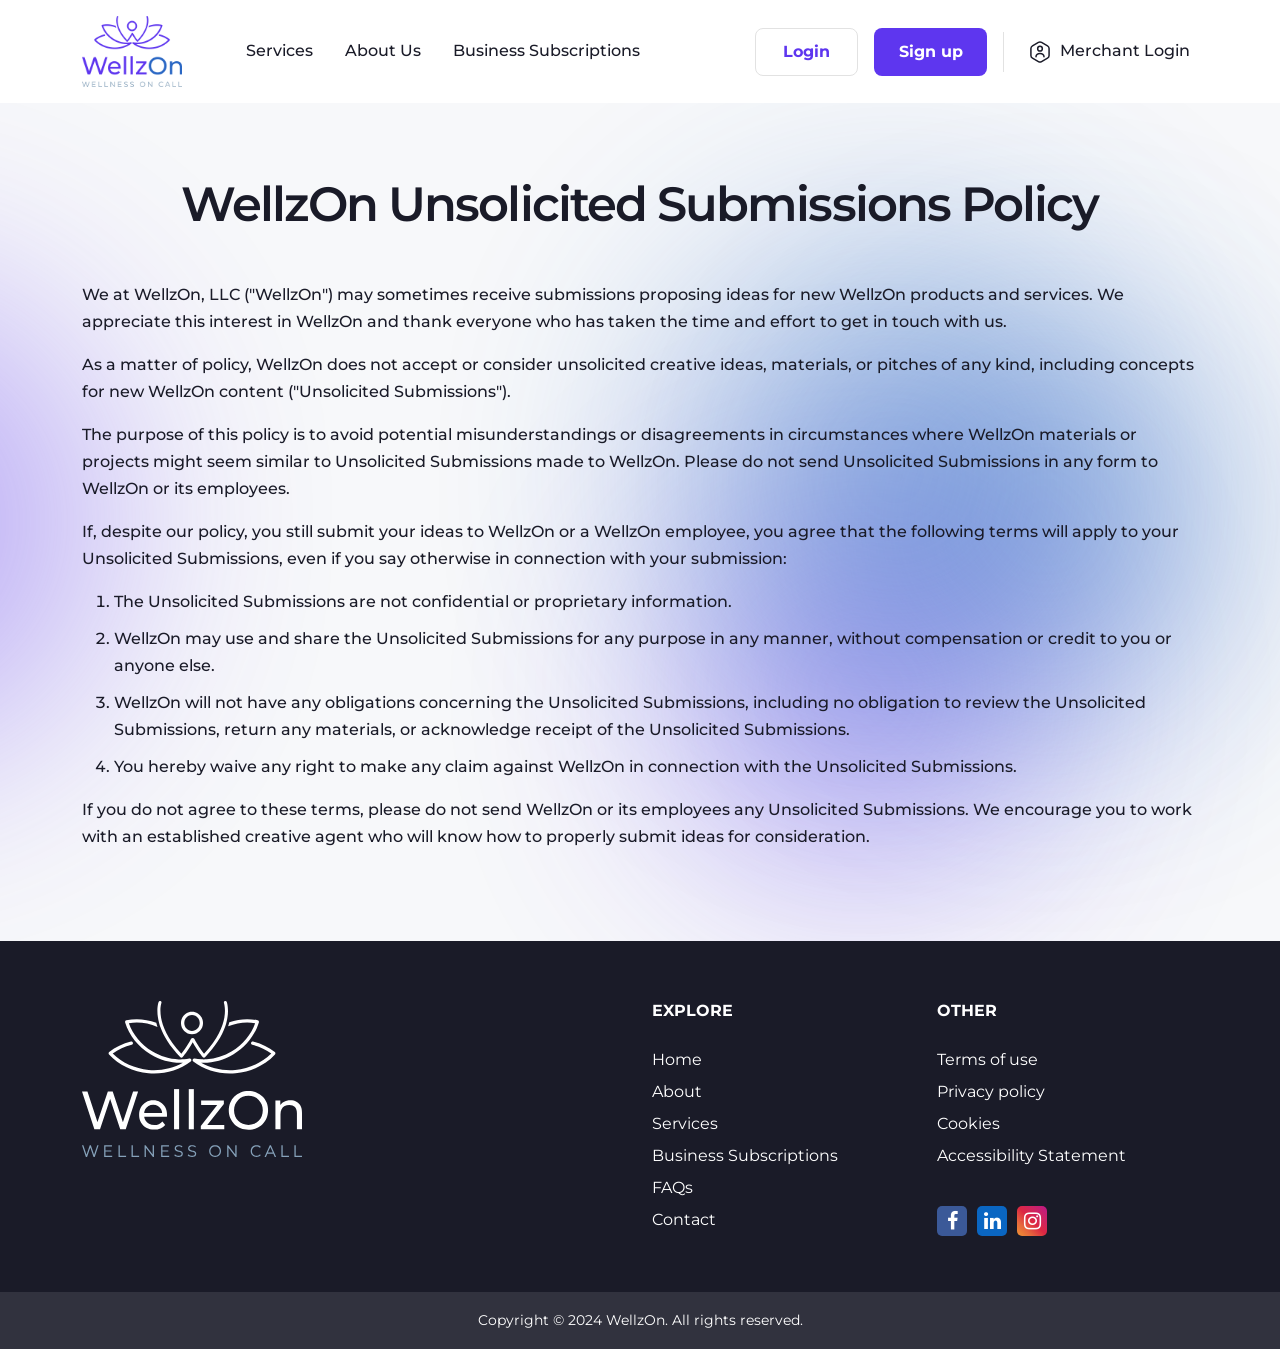
<file: submission-policy.html>
<!DOCTYPE html>
<html lang="en">

<head>
    <meta charset="UTF-8">
    <meta name="viewport" content="width=device-width, initial-scale=1.0">
    <title>Submission Policy | Appointment Booking App | WellzOn</title>
    <meta name="description" content="WellzOn Unsolicited Submissions Policy. Read here for more information about our policies. "/> 
    <link rel="icon" type="image/x-icon" href="assets/images/favicon.png">
    <!--css files -->
    <link href="https://cdn.jsdelivr.net/npm/bootstrap@5.3.3/dist/css/bootstrap.min.css" rel="stylesheet"
        integrity="sha384-QWTKZyjpPEjISv5WaRU9OFeRpok6YctnYmDr5pNlyT2bRjXh0JMhjY6hW+ALEwIH" crossorigin="anonymous">
    <link rel="stylesheet" href="assets/css/style.css">
    <link rel="stylesheet" href="https://cdnjs.cloudflare.com/ajax/libs/font-awesome/4.7.0/css/font-awesome.min.css" />
</head>

<body>
    <div id="header-wellzon"></div>
    <main>
        <!-- custom-section start -->
        <section class="custom-section text-with-img  position-relative overflow-hidden">
            <div class="container">
                <div class="row position-relative zn-5">
                    <div class="col-12 d-flex flex-column align-items-center">
                        <!--h5 class="section-subtitle position-relative">WELLNESS ON CALL</h5-->
                        <h2 class="section-title">WellzOn Unsolicited  Submissions Policy</h2>
                    </div>
                </div>
                <div class="row position-relative submissionPolicy zn-5">
                    <div class="col-12">
                        <p class="section-text mb-3">
                            We at WellzOn, LLC ("WellzOn") may sometimes receive submissions proposing ideas for new WellzOn products and services. We appreciate this interest in WellzOn and thank everyone who has taken the time and effort to get in touch with us.
                        </p>
                        <p class="section-text mb-3">
                            As a matter of policy, WellzOn does not accept or consider unsolicited creative ideas, materials,
                            or pitches of any kind, including concepts for new WellzOn content ("Unsolicited Submissions").
                        </p>
                        <p class="section-text mb-3">
                            The purpose of this policy is to avoid potential misunderstandings or disagreements in
                            circumstances where WellzOn materials or projects might seem similar to Unsolicited
                            Submissions made to WellzOn. Please do not send Unsolicited Submissions in any form to
                            WellzOn or its employees.
                        </p>
                        <p class="section-text mb-3">
                            If, despite our policy, you still submit your ideas to WellzOn or a WellzOn employee, you agree
                        that the following terms will apply to your Unsolicited Submissions, even if you say otherwise in
                        connection with your submission:
                        </p>
                        <ol class="internalList">
                            <li>
                                The Unsolicited Submissions are not confidential or proprietary information.
                            </li>
                            <li>
                                WellzOn may use and share the Unsolicited Submissions for any purpose in any
                                manner, without compensation or credit to you or anyone else.
                            </li>
                            <li>
                                WellzOn will not have any obligations concerning the Unsolicited Submissions,
                                including no obligation to review the Unsolicited Submissions, return any
                                materials, or acknowledge receipt of the Unsolicited Submissions.
                            </li>
                            <li>
                                You hereby waive any right to make any claim against WellzOn in connection
                                with the Unsolicited Submissions.
                            </li>
                        </ol>
                        <p class="section-text mb-3">
                            If you do not agree to these terms, please do not send WellzOn or its employees any
                            Unsolicited Submissions. We encourage you to work with an established creative agent who will
                            know how to properly submit ideas for consideration.
                        </p>
                    </div>
                </div>
                <!-- left ellipse -->
                <div class="text-ellipse-lt">
                    <svg width="340" height="930" viewBox="0 0 340 930" fill="none" xmlns="http://www.w3.org/2000/svg">
                        <g opacity="0.4" filter="url(#filter0_f_621_2079)">
                            <circle cx="-125" cy="465" r="231" fill="#5E36EF"></circle>
                        </g>
                        <defs>
                            <filter id="filter0_f_621_2079" x="-590" y="0" width="930" height="930"
                                filterUnits="userSpaceOnUse" color-interpolation-filters="sRGB">
                                <feFlood flood-opacity="0" result="BackgroundImageFix"></feFlood>
                                <feBlend mode="normal" in="SourceGraphic" in2="BackgroundImageFix" result="shape">
                                </feBlend>
                                <feGaussianBlur stdDeviation="117" result="effect1_foregroundBlur_621_2079">
                                </feGaussianBlur>
                            </filter>
                        </defs>
                    </svg>
                </div>
                <!-- right top ellipse -->
                <div class="text-ellipse-rt-top">
                    <svg width="655" height="839" viewBox="0 0 655 839" fill="none" xmlns="http://www.w3.org/2000/svg">
                        <g opacity="0.4" filter="url(#filter0_f_621_2077)">
                            <circle cx="419.5" cy="419.5" r="185.5" fill="#2A67C4"></circle>
                        </g>
                        <defs>
                            <filter id="filter0_f_621_2077" x="0" y="0" width="839" height="839"
                                filterUnits="userSpaceOnUse" color-interpolation-filters="sRGB">
                                <feFlood flood-opacity="0" result="BackgroundImageFix"></feFlood>
                                <feBlend mode="normal" in="SourceGraphic" in2="BackgroundImageFix" result="shape">
                                </feBlend>
                                <feGaussianBlur stdDeviation="117" result="effect1_foregroundBlur_621_2077">
                                </feGaussianBlur>
                            </filter>
                        </defs>
                    </svg>
                </div>
                <!-- right bottom ellipse -->
                <div class="text-ellipse-rt-bt">
                    <svg width="839" height="668" viewBox="0 0 839 668" fill="none" xmlns="http://www.w3.org/2000/svg">
                        <g opacity="0.4" filter="url(#filter0_f_621_2078)">
                            <circle cx="419.5" cy="419.5" r="185.5" fill="#5E36EF"></circle>
                        </g>
                        <defs>
                            <filter id="filter0_f_621_2078" x="0" y="0" width="839" height="839"
                                filterUnits="userSpaceOnUse" color-interpolation-filters="sRGB">
                                <feFlood flood-opacity="0" result="BackgroundImageFix"></feFlood>
                                <feBlend mode="normal" in="SourceGraphic" in2="BackgroundImageFix" result="shape">
                                </feBlend>
                                <feGaussianBlur stdDeviation="117" result="effect1_foregroundBlur_621_2078">
                                </feGaussianBlur>
                            </filter>
                        </defs>
                    </svg>
                </div>
                <!-- right center bottom  ellipse -->
                <div class="text-ellipse-rt-center-bt">
                    <svg width="849" height="930" viewBox="0 0 849 930" fill="none" xmlns="http://www.w3.org/2000/svg">
                        <g opacity="0.4" filter="url(#filter0_f_621_2080)">
                            <circle cx="465" cy="465" r="231" fill="#2A67C4"></circle>
                        </g>
                        <defs>
                            <filter id="filter0_f_621_2080" x="0" y="0" width="930" height="930"
                                filterUnits="userSpaceOnUse" color-interpolation-filters="sRGB">
                                <feFlood flood-opacity="0" result="BackgroundImageFix"></feFlood>
                                <feBlend mode="normal" in="SourceGraphic" in2="BackgroundImageFix" result="shape">
                                </feBlend>
                                <feGaussianBlur stdDeviation="117" result="effect1_foregroundBlur_621_2080">
                                </feGaussianBlur>
                            </filter>
                        </defs>
                    </svg>
                </div>
            </div>
        </section>
        <!-- custom-section start -->
    </main>
    <div id="footer-wellzon"></div>




    <!--js files -->
    <script src="https://ajax.googleapis.com/ajax/libs/jquery/3.7.1/jquery.min.js"></script>
    <script src="https://cdn.jsdelivr.net/npm/bootstrap@5.3.3/dist/js/bootstrap.bundle.min.js"
        integrity="sha384-YvpcrYf0tY3lHB60NNkmXc5s9fDVZLESaAA55NDzOxhy9GkcIdslK1eN7N6jIeHz"
        crossorigin="anonymous"></script>
    <script src="assets/js/main.js"></script>

    <script>
        // Function to fetch and inject HTML content
        async function injectContent(url, targetId) {
            try {
                const response = await fetch(url);
                const html = await response.text();
                document.getElementById(targetId).innerHTML = html;
            } catch (error) {
                console.error(`Error loading ${url}:`, error);
            }
        }
     
        // Load header and footer when the page loads
        document.addEventListener('DOMContentLoaded', () => {
            injectContent('/templates/header.html', 'header-wellzon');
            injectContent('/templates/footer.html', 'footer-wellzon');
        });
     </script>
</body>

</html>
</file>
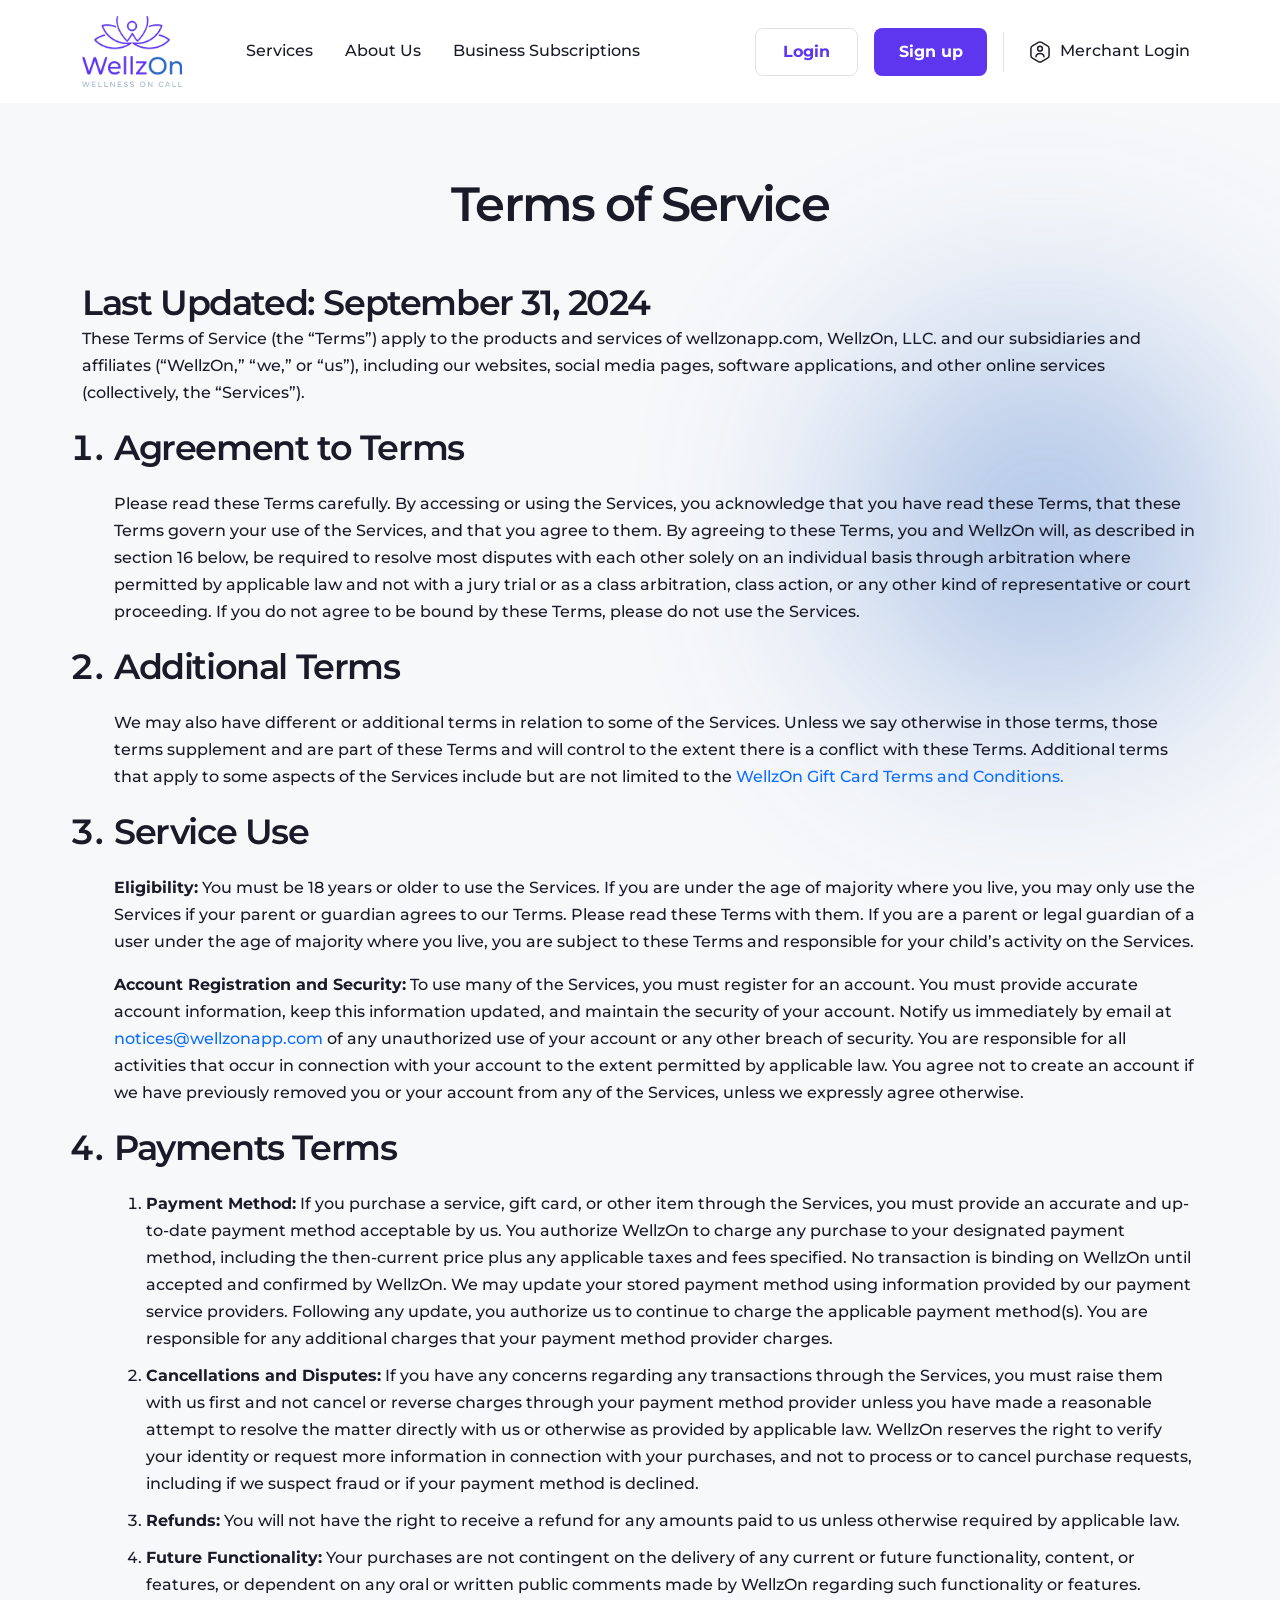
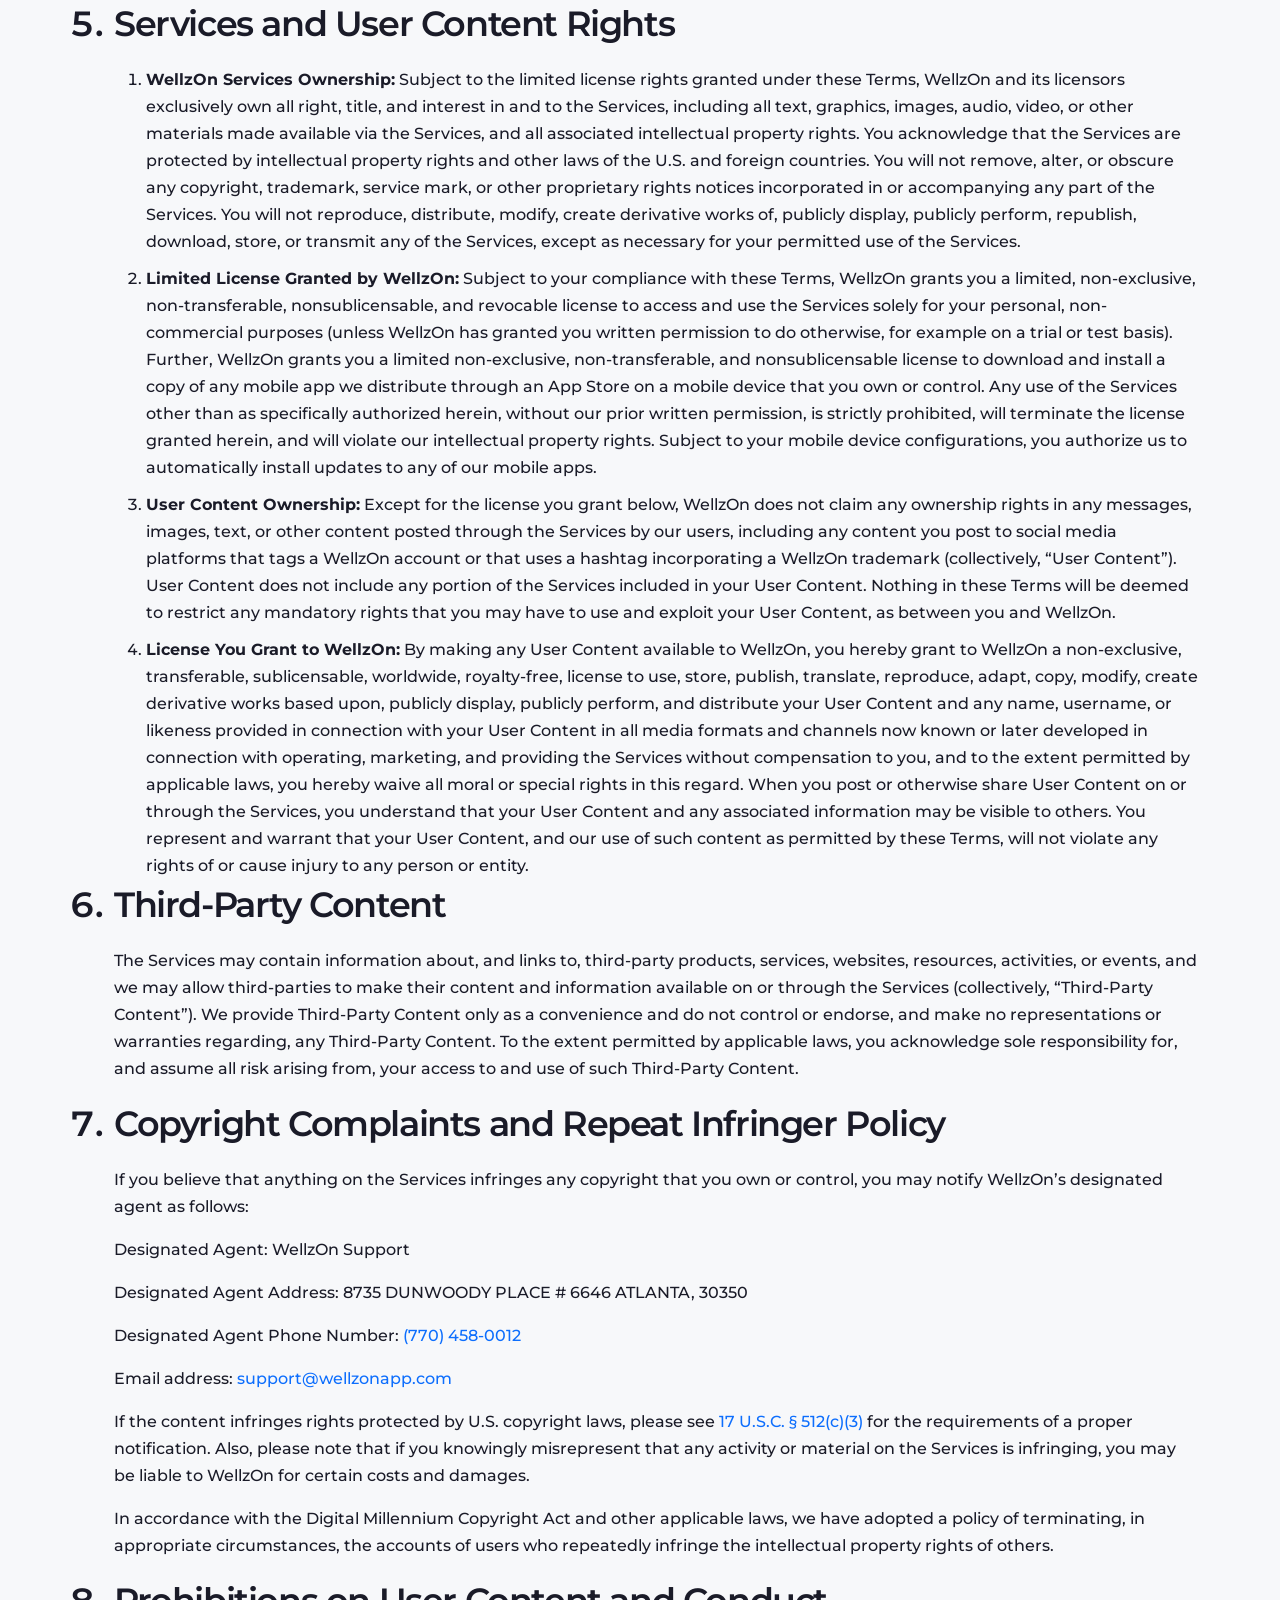
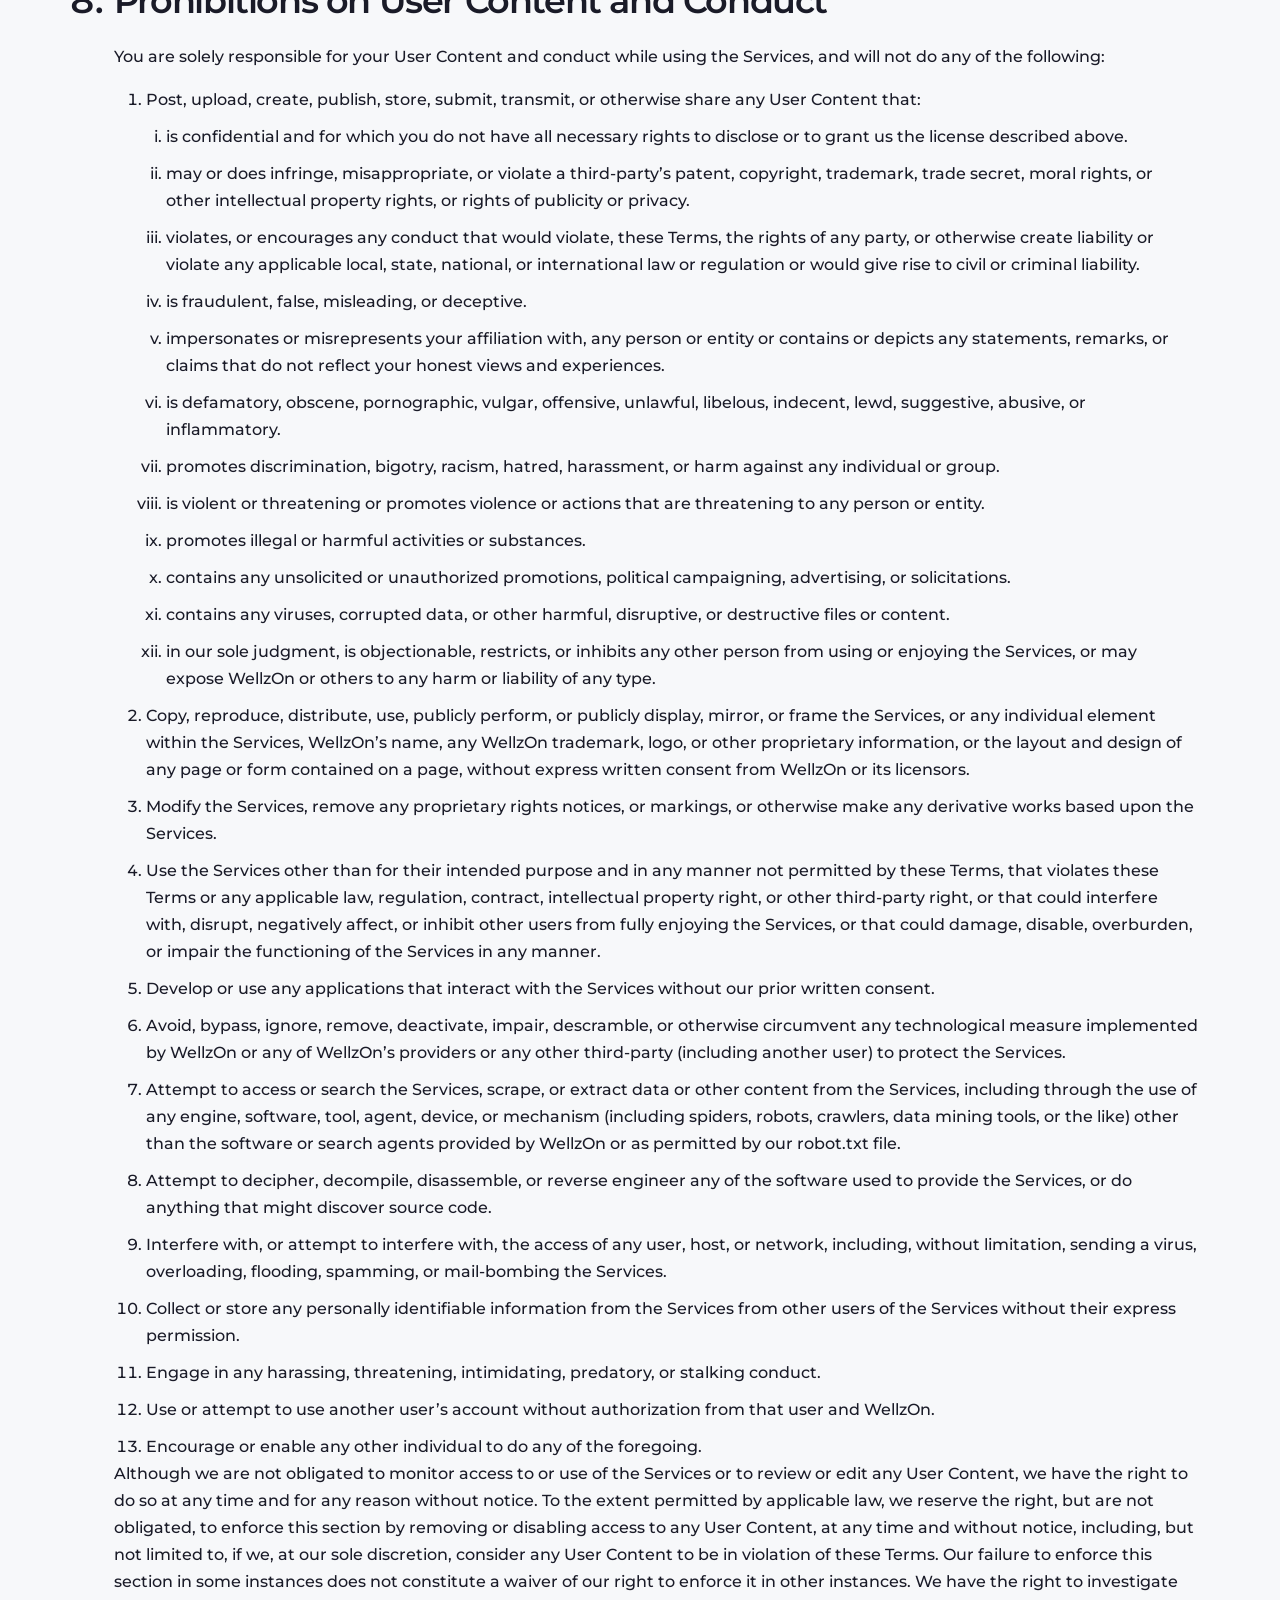
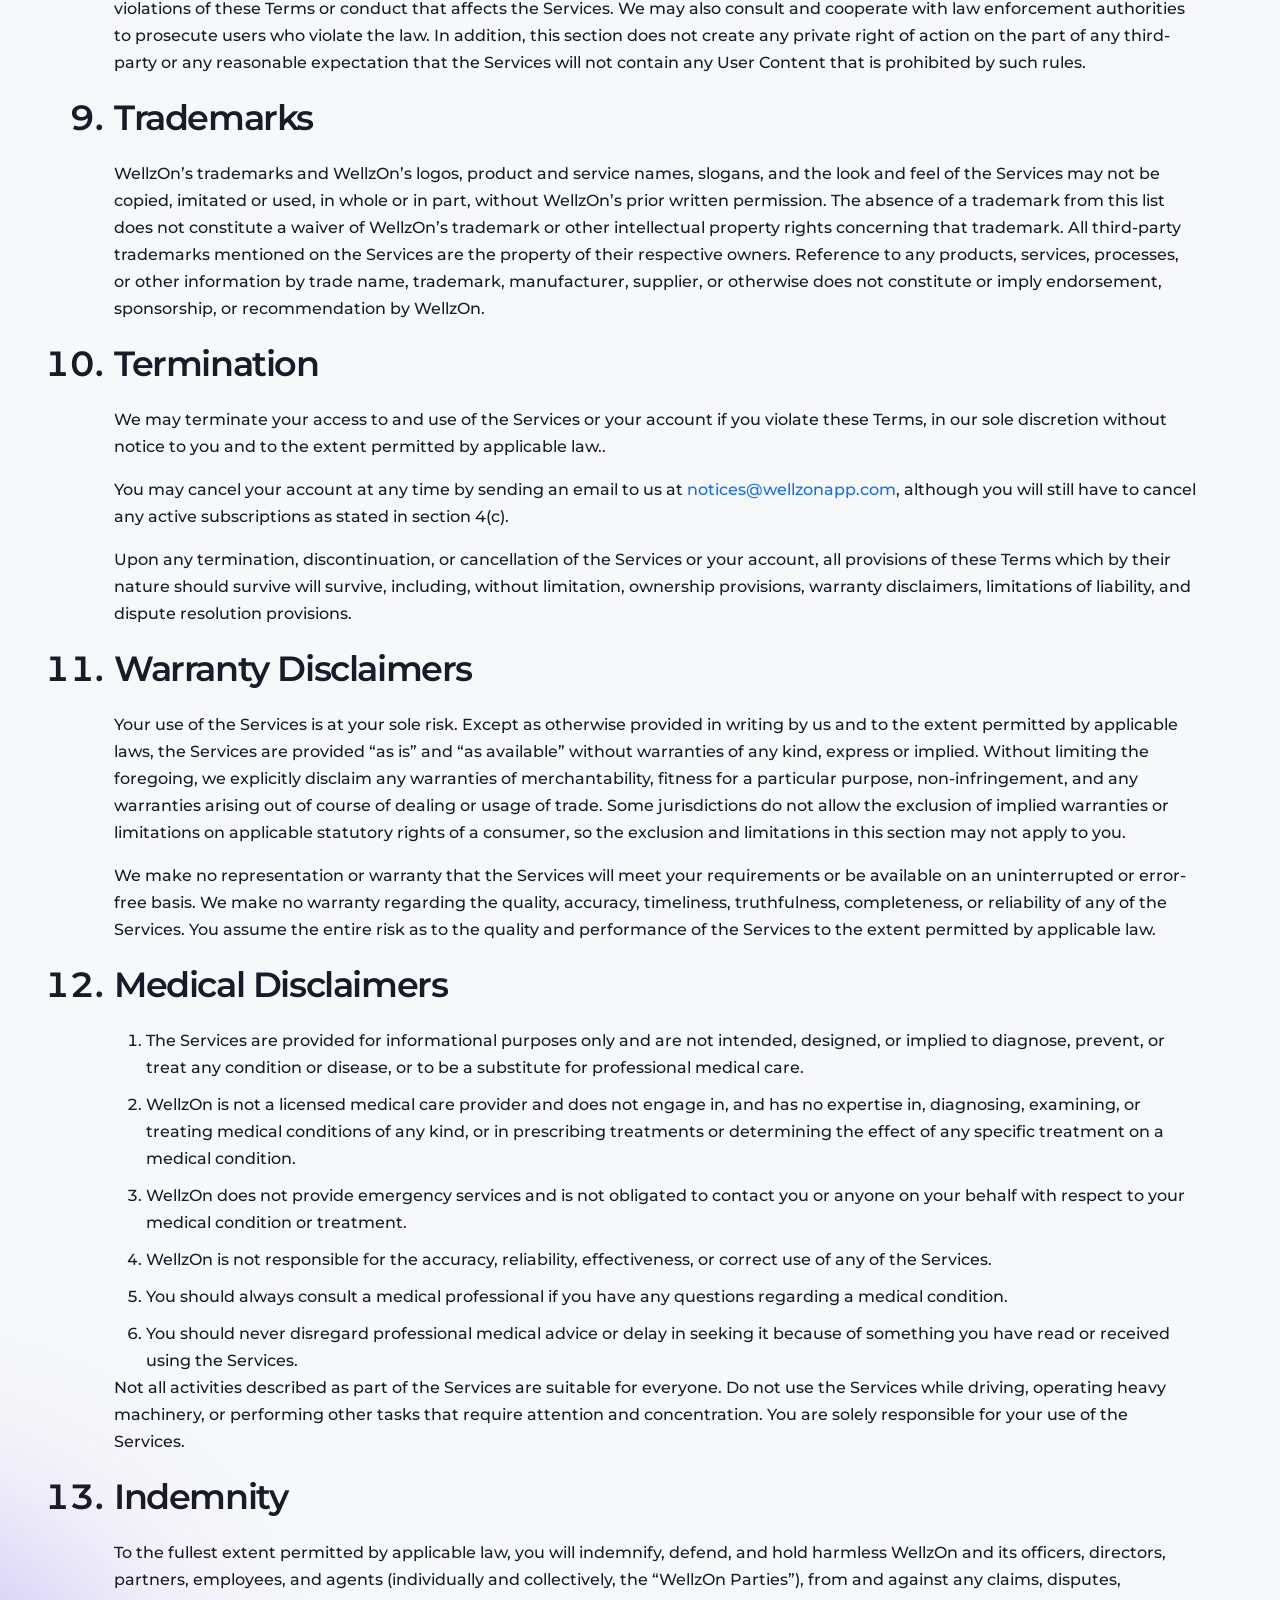
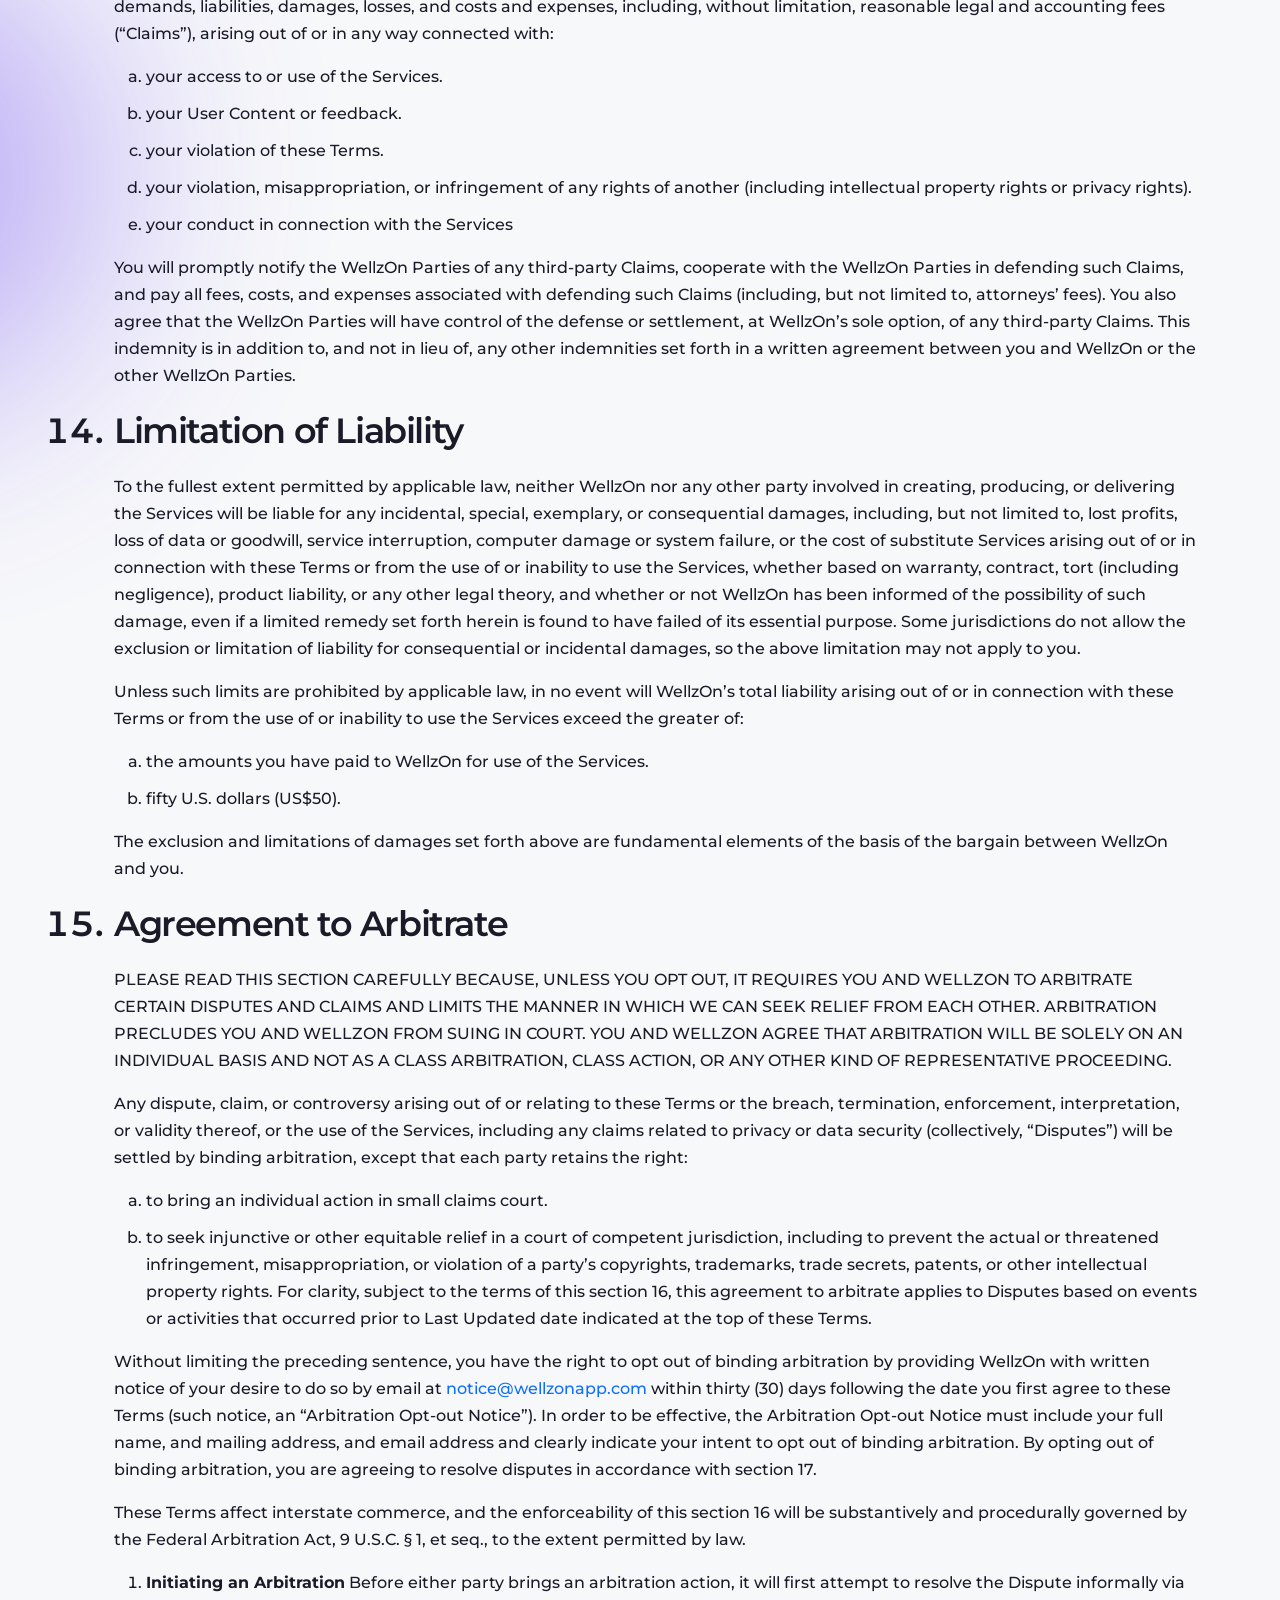
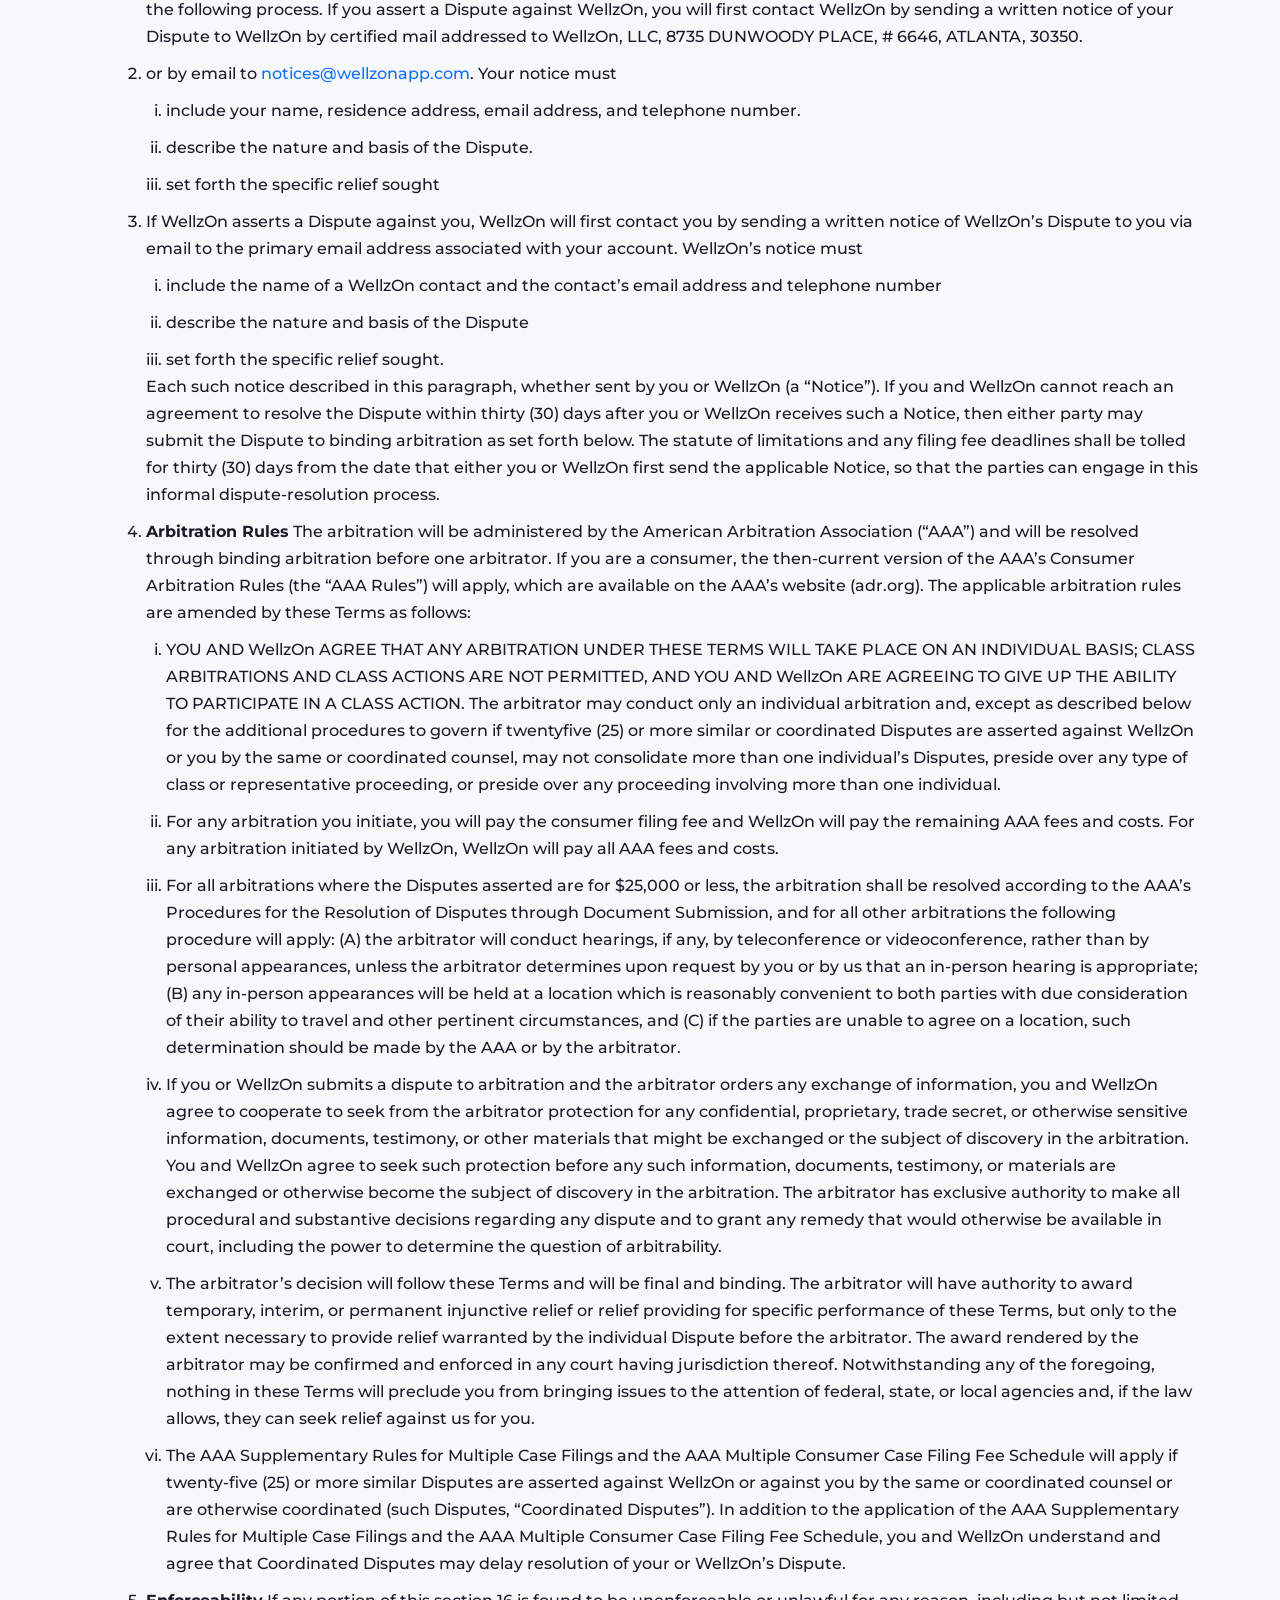
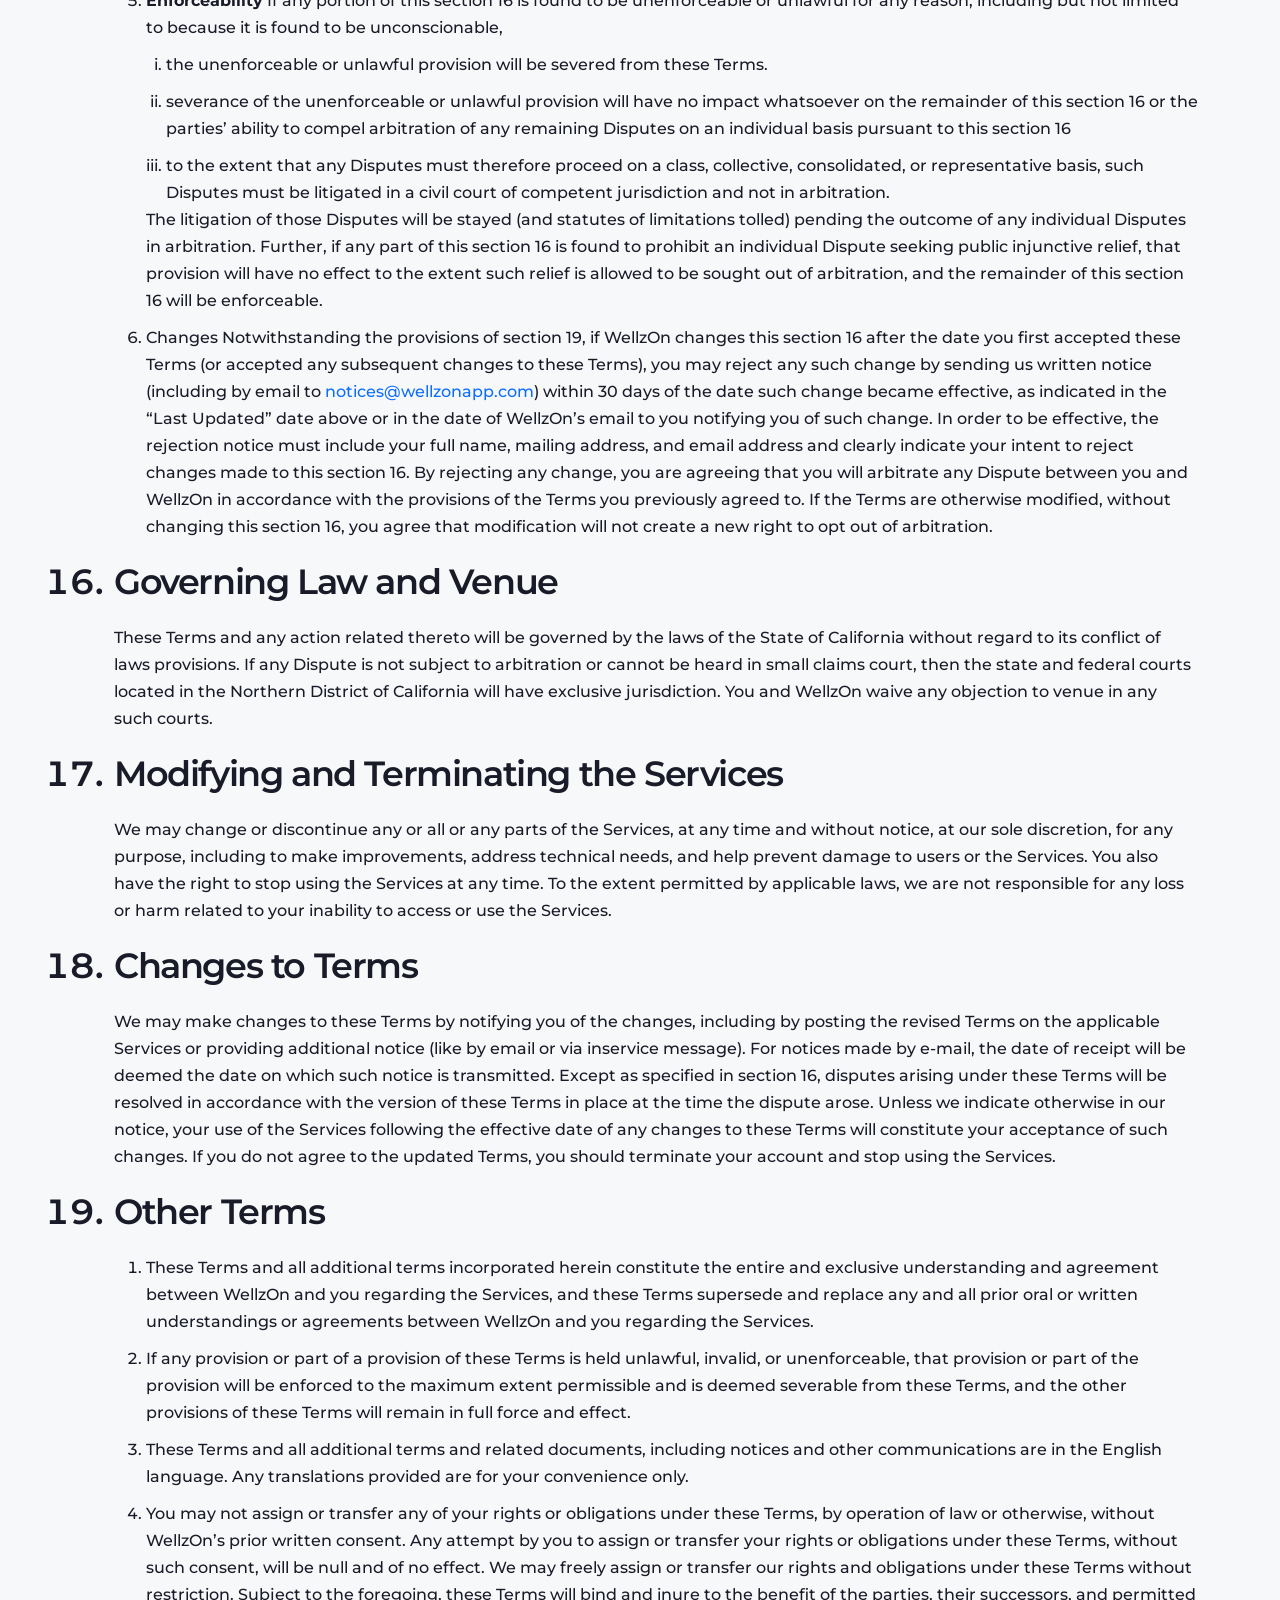
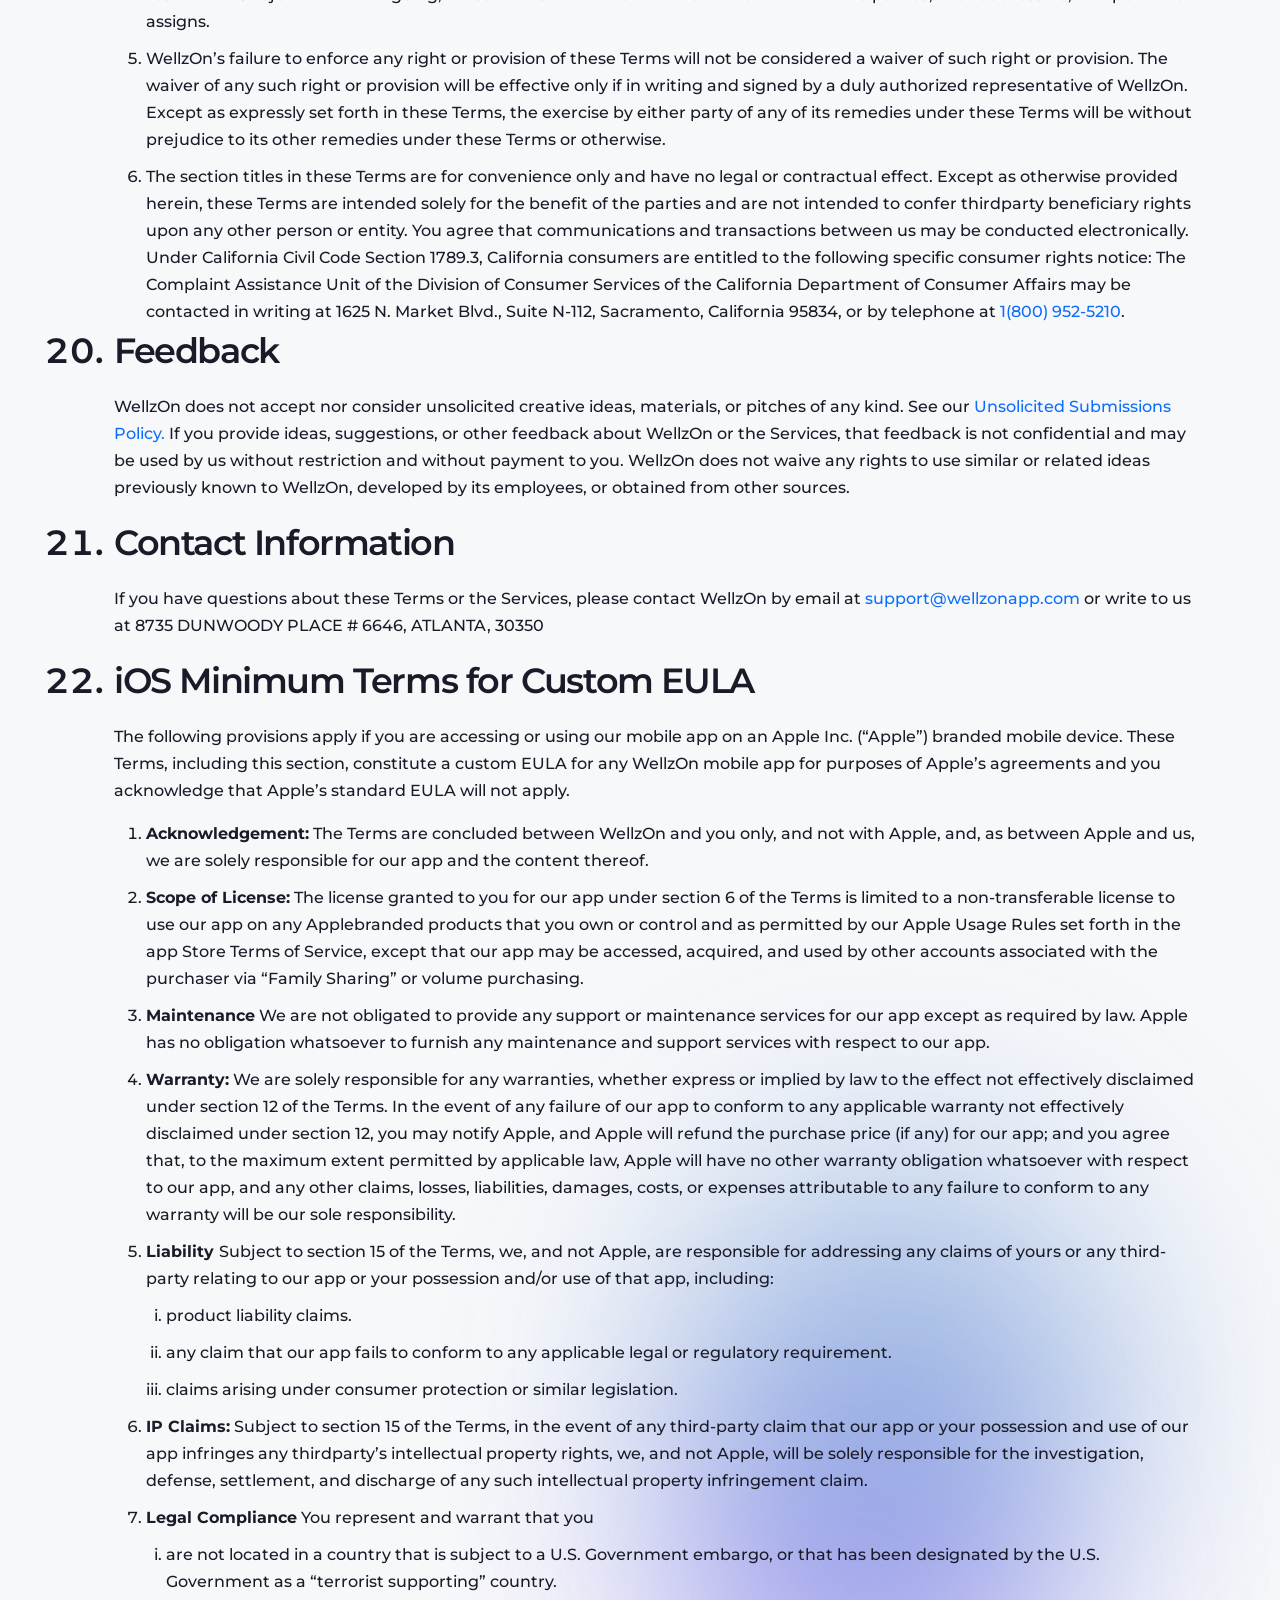
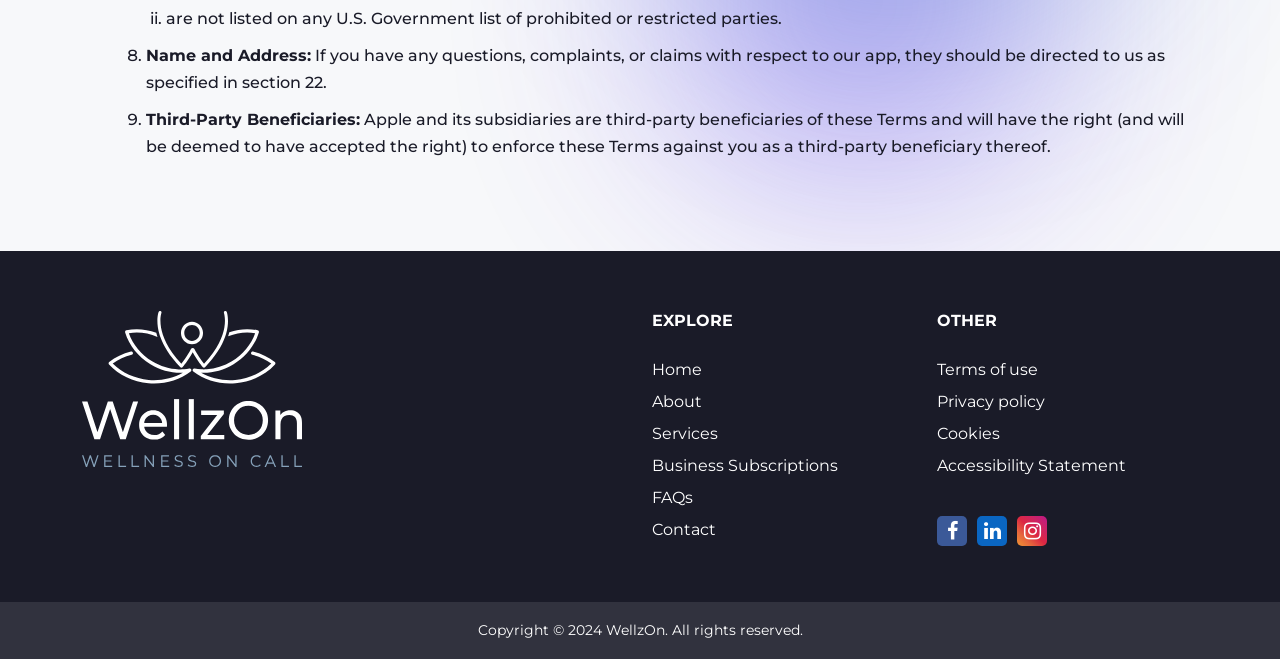
<file: terms-and-conditions.html>
<!DOCTYPE html>
<html lang="en">

<head>
    <meta charset="UTF-8">
    <meta name="viewport" content="width=device-width, initial-scale=1.0">
    <title>Terms & Conditions | Appointment Booking App | WellzOn</title>
    <meta name="description" content="Read about our terms and condistions for WellzOn appointment booking app and download today!"/> 
    <link rel="icon" type="image/x-icon" href="assets/images/favicon.png">
    <!--css files -->
    <link href="https://cdn.jsdelivr.net/npm/bootstrap@5.3.3/dist/css/bootstrap.min.css" rel="stylesheet"
        integrity="sha384-QWTKZyjpPEjISv5WaRU9OFeRpok6YctnYmDr5pNlyT2bRjXh0JMhjY6hW+ALEwIH" crossorigin="anonymous">
    <link rel="stylesheet" href="assets/css/style.css">
    <link rel="stylesheet" href="https://cdnjs.cloudflare.com/ajax/libs/font-awesome/4.7.0/css/font-awesome.min.css" />
</head>

<body>
    <div id="header-wellzon"></div>
    <main>
        <!-- custom-section start -->
        <section class="custom-section text-with-img  position-relative overflow-hidden">
            <div class="container">
                <div class="row position-relative zn-5">
                    <div class="col-12 d-flex flex-column align-items-center">
                        <!--h5 class="section-subtitle position-relative">WELLNESS ON CALL</h5-->
                        <h2 class="section-title">Terms of Service</h2>
                    </div>
                </div>
                <div class="row position-relative terms zn-5">
                    <div class="col-12">
                        <b class="section-title-md text-center">Last Updated: September 31, 2024</b>
                        <p class="section-text mb-3">These Terms of Service (the “Terms”) apply to the products and services of wellzonapp.com,
                        WellzOn, LLC. and our subsidiaries and affiliates (“WellzOn,” “we,” or “us”), including our
                        websites, social media pages, software applications, and other online services (collectively, the
                        “Services”).</p>
                        <ol class="main_list">
                            <li>
                                <h3 class="section-title-md">Agreement to Terms</h3>
                                <p class="section-text mb-3">
                                    Please read these Terms carefully. By accessing or using the Services, you acknowledge that
                                    you have read these Terms, that these Terms govern your use of the Services, and that you
                                    agree to them. By agreeing to these Terms, you and WellzOn will, as described in section 16
                                    below, be required to resolve most disputes with each other solely on an individual basis
                                    through arbitration where permitted by applicable law and not with a jury trial or as a class
                                    arbitration, class action, or any other kind of representative or court proceeding. If you do not
                                    agree to be bound by these Terms, please do not use the Services.
                                </p>
                            </li>
                            <li>
                                <h3 class="section-title-md">Additional Terms</h3>
                                <p class="section-text mb-3">
                                    We may also have different or additional terms in relation to some of the Services. Unless we
                                    say otherwise in those terms, those terms supplement and are part of these Terms and will
                                    control to the extent there is a conflict with these Terms. Additional terms that apply to some
                                    aspects of the Services include but are not limited to the <a href="https://www.calm.com/gift-terms"  target="_blank">WellzOn Gift Card Terms and
                                    Conditions.</a>
                                </p>
                            </li>
                            <li>
                                <h3 class="section-title-md">Service Use</h3>
                                <p class="section-text mb-3">
                                    <b>Eligibility:</b> You must be 18 years or older to use the Services. If you are under the age of
                                    majority where you live, you may only use the Services if your parent or guardian agrees to our
                                    Terms. Please read these Terms with them. If you are a parent or legal guardian of a user under
                                    the age of majority where you live, you are subject to these Terms and responsible for your
                                    child’s activity on the Services.</a>
                                </p>
                                <p class="section-text mb-3">
                                    <b>Account Registration and Security:</b> To use many of the Services, you must register for an
                                    account. You must provide accurate account information, keep this information updated, and
                                    maintain the security of your account. Notify us immediately by email at
                                    <a href="mailto:notices@wellzonapp.com">notices@wellzonapp.com</a> of any unauthorized use of your account or any other breach of
                                    security. You are responsible for all activities that occur in connection with your account to the
                                    extent permitted by applicable law. You agree not to create an account if we have previously
                                    removed you or your account from any of the Services, unless we expressly agree otherwise.
                                </p>
                            </li>
                            <li>
                                <h3 class="section-title-md">Payments Terms</h3>
                                <ol class="internalList">
                                    <li>
                                        <b>Payment Method:</b>
                                        If you purchase a service, gift card, or other item through the
                                        Services, you must provide an accurate and up-to-date payment method
                                        acceptable by us. You authorize WellzOn to charge any purchase to your
                                        designated payment method, including the then-current price plus any applicable
                                        taxes and fees specified. No transaction is binding on WellzOn until accepted
                                        and confirmed by WellzOn. We may update your stored payment method using
                                        information provided by our payment service providers. Following any update,
                                        you authorize us to continue to charge the applicable payment method(s). You
                                        are responsible for any additional charges that your payment method provider
                                        charges.
                                    </li>
                                    <li>
                                        <b>Cancellations and Disputes:</b>
                                        If you have any concerns regarding any transactions
                                        through the Services, you must raise them with us first and not cancel or reverse
                                        charges through your payment method provider unless you have made a
                                        reasonable attempt to resolve the matter directly with us or otherwise as provided
                                        by applicable law. WellzOn reserves the right to verify your identity or request
                                        more information in connection with your purchases, and not to process or to
                                        cancel purchase requests, including if we suspect fraud or if your payment
                                        method is declined.
                                    </li>
                                    <li>
                                        <b>Refunds:</b>
                                        You will not have the right to receive a refund for any amounts paid to
                                        us unless otherwise required by applicable law.
                                    </li>
                                    <li>
                                        <b>Future Functionality:</b>
                                        Your purchases are not contingent on the delivery of any
                                        current or future functionality, content, or features, or dependent on any oral or
                                        written public comments made by WellzOn regarding such functionality or
                                        features.
                                    </li>
                                </ol>
                            </li>
                            <li>
                                <h3 class="section-title-md">Services and User Content Rights</h3>
                                <ol class="internalList">
                                    <li>
                                        <b>WellzOn Services Ownership:</b>
                                        Subject to the limited license rights granted under
                                        these Terms, WellzOn and its licensors exclusively own all right, title, and interest
                                        in and to the Services, including all text, graphics, images, audio, video, or other
                                        materials made available via the Services, and all associated intellectual property
                                        rights. You acknowledge that the Services are protected by intellectual property
                                        rights and other laws of the U.S. and foreign countries. You will not remove, alter,
                                        or obscure any copyright, trademark, service mark, or other proprietary rights
                                        notices incorporated in or accompanying any part of the Services. You will not
                                        reproduce, distribute, modify, create derivative works of, publicly display, publicly
                                        perform, republish, download, store, or transmit any of the Services, except as
                                        necessary for your permitted use of the Services.
                                    </li>
                                    <li>
                                        <b>Limited License Granted by WellzOn:</b>
                                    Subject to your compliance with these
                                    Terms, WellzOn grants you a limited, non-exclusive, non-transferable, nonsublicensable, and revocable license to access
                                    and use the Services solely for
                                    your personal, non-commercial purposes (unless WellzOn has granted you
                                    written permission to do otherwise, for example on a trial or test basis). Further,
                                    WellzOn grants you a limited non-exclusive, non-transferable, and nonsublicensable license to download and install a
                                    copy of any mobile app we
                                    distribute through an App Store on a mobile device that you own or control. Any
                                    use of the Services other than as specifically authorized herein, without our prior
                                    written permission, is strictly prohibited, will terminate the license granted herein,
                                    and will violate our intellectual property rights. Subject to your mobile device
                                    configurations, you authorize us to automatically install updates to any of our
                                    mobile apps.
                                    </li>
                                    <li>
                                        <b>User Content Ownership:</b>
                                        Except for the license you grant below, WellzOn does
                                        not claim any ownership rights in any messages, images, text, or other content
                                        posted through the Services by our users, including any content you post to
                                        social media platforms that tags a WellzOn account or that uses a hashtag
                                        incorporating a WellzOn trademark (collectively, “User Content”). User Content
                                        does not include any portion of the Services included in your User Content.
                                        Nothing in these Terms will be deemed to restrict any mandatory rights that you
                                        may have to use and exploit your User Content, as between you and WellzOn.
                                    </li>
                                    <li>
                                        <b>License You Grant to WellzOn:</b>
                                        By making any User Content available to
                                        WellzOn, you hereby grant to WellzOn a non-exclusive, transferable,
                                        sublicensable, worldwide, royalty-free, license to use, store, publish, translate,
                                        reproduce, adapt, copy, modify, create derivative works based upon, publicly
                                        display, publicly perform, and distribute your User Content and any name,
                                        username, or likeness provided in connection with your User Content in all media
                                        formats and channels now known or later developed in connection with
                                        operating, marketing, and providing the Services without compensation to you,
                                        and to the extent permitted by applicable laws, you hereby waive all moral or
                                        special rights in this regard. When you post or otherwise share User Content on
                                        or through the Services, you understand that your User Content and any
                                        associated information may be visible to others. You represent and warrant that
                                        your User Content, and our use of such content as permitted by these Terms, will
                                        not violate any rights of or cause injury to any person or entity.
                                    </li>
                                </ol>
                            </li>
                            <li>
                                <h3 class="section-title-md">Third-Party Content</h3>
                                <p class="section-text mb-3">
                                    The Services may contain information about, and links to, third-party products, services,
                                    websites, resources, activities, or events, and we may allow third-parties to make their content
                                    and information available on or through the Services (collectively, “Third-Party Content”). We
                                    provide Third-Party Content only as a convenience and do not control or endorse, and make no
                                    representations or warranties regarding, any Third-Party Content. To the extent permitted by
                                    applicable laws, you acknowledge sole responsibility for, and assume all risk arising from, your
                                    access to and use of such Third-Party Content.
                                </p>
                            </li>
                            <li>
                                <h3 class="section-title-md">Copyright Complaints and Repeat Infringer Policy</h3>
                                <p class="section-text mb-3">
                                    If you believe that anything on the Services infringes any copyright that you own or control, you
                                    may notify WellzOn’s designated agent as follows:
                                </p>
                                <p class="section-text mb-3">
                                    Designated Agent: WellzOn Support
                                </p>
                                <p class="section-text mb-3">
                                    Designated Agent Address: 8735 DUNWOODY PLACE # 6646 ATLANTA, 30350
                                </p>
                                <p class="section-text mb-3">
                                    Designated Agent Phone Number: <a href="callto:(770) 458-0012">(770) 458-0012</a>
                                </p>
                                <p class="section-text mb-3">
                                    Email address: <a href="mailto:support@wellzonapp.com">support@wellzonapp.com</a>
                                </p>
                                <p class="section-text mb-3">
                                    If the content infringes rights protected by U.S. copyright laws, please see <a href="https://www.govinfo.gov/content/pkg/USCODE-2011-title17/pdf/USCODE-2011-title17-chap5-sec512.pdf" target="_blank">17 U.S.C. § 512(c)(3)</a>
                                    for the requirements of a proper notification. Also, please note that if you knowingly
                                    misrepresent that any activity or material on the Services is infringing, you may be liable to
                                    WellzOn for certain costs and damages.
                                </p>
                                <p class="section-text mb-3">
                                    In accordance with the Digital Millennium Copyright Act and other applicable laws, we have
                                    adopted a policy of terminating, in appropriate circumstances, the accounts of users who
                                    repeatedly infringe the intellectual property rights of others.
                                </p>
                            </li>
                            <li>
                                <h3 class="section-title-md">Prohibitions on User Content and Conduct</h3>
                                <p class="section-text mb-3">
                                    You are solely responsible for your User Content and conduct while using the Services, and will
                                    not do any of the following:
                                </p>
                                <ol class="internalList">
                                    <li>
                                        Post, upload, create, publish, store, submit, transmit, or otherwise share any
                                        User Content that:
                                        <ul>
                                            <li>
                                                is confidential and for which you do not have all necessary
                                                rights to disclose or to grant us the license described above.
                                            </li>
                                            <li>
                                                may or does infringe, misappropriate, or violate a third-party’s patent, copyright, trademark,
                                                trade secret, moral rights, or other intellectual property rights, or rights of publicity
                                                or privacy.
                                            </li>
                                            <li>
                                                violates, or encourages any conduct that would violate, these
                                                Terms, the rights of any party, or otherwise create liability or violate any
                                                applicable local, state, national, or international law or regulation or would give
                                                rise to civil or criminal liability.
                                            </li>
                                            <li>
                                                is fraudulent, false, misleading, or deceptive.
                                            </li>
                                            <li>
                                                impersonates or misrepresents your affiliation with, any person or entity or
                                                contains or depicts any statements, remarks, or claims that do not reflect your
                                                honest views and experiences.
                                            </li>
                                            <li>
                                                is defamatory, obscene, pornographic, vulgar,
                                                offensive, unlawful, libelous, indecent, lewd, suggestive, abusive, or
                                                inflammatory.
                                            </li>
                                            <li>
                                                promotes discrimination, bigotry, racism, hatred, harassment,
                                                or harm against any individual or group.
                                            </li>
                                            <li>
                                                is violent or threatening or promotes
                                                violence or actions that are threatening to any person or entity.
                                            </li>
                                            <li>
                                                promotes illegal or harmful activities or substances.
                                            </li>
                                            <li>
                                                contains any unsolicited or
                                                unauthorized promotions, political campaigning, advertising, or solicitations.
                                            </li>
                                            <li>
                                                contains any viruses, corrupted data, or other harmful, disruptive, or destructive
                                                files or content.
                                            </li>
                                            <li>
                                                in our sole judgment, is objectionable, restricts, or inhibits
                                                any other person from using or enjoying the Services, or may expose WellzOn or
                                                others to any harm or liability of any type.
                                            </li>
                                        </ul>
                                    </li>
                                    <li>
                                        Copy, reproduce, distribute, use, publicly perform, or publicly display, mirror, or
                                        frame the Services, or any individual element within the Services, WellzOn’s
                                        name, any WellzOn trademark, logo, or other proprietary information, or the
                                        layout and design of any page or form contained on a page, without express
                                        written consent from WellzOn or its licensors.
                                    </li>
                                    <li>
                                        Modify the Services, remove any proprietary rights notices, or markings, or
                                        otherwise make any derivative works based upon the Services.
                                    </li>
                                    <li>
                                        Use the Services other than for their intended purpose and in any manner not
                                        permitted by these Terms, that violates these Terms or any applicable law,
                                        regulation, contract, intellectual property right, or other third-party right, or that
                                        could interfere with, disrupt, negatively affect, or inhibit other users from fully
                                        enjoying the Services, or that could damage, disable, overburden, or impair the
                                        functioning of the Services in any manner.
                                    </li>
                                    <li>
                                        Develop or use any applications that interact with the Services without our prior written consent.
                                    </li>
                                    <li>
                                        Avoid, bypass, ignore, remove, deactivate, impair, descramble, or otherwise
                                        circumvent any technological measure implemented by WellzOn or any of
                                        WellzOn’s providers or any other third-party (including another user) to protect
                                        the Services.
                                    </li>
                                    <li>
                                        Attempt to access or search the Services, scrape, or extract data or other content
                                        from the Services, including through the use of any engine, software, tool, agent,
                                        device, or mechanism (including spiders, robots, crawlers, data mining tools, or
                                        the like) other than the software or search agents provided by WellzOn or as
                                        permitted by our robot.txt file.
                                    </li>
                                    <li>
                                        Attempt to decipher, decompile, disassemble, or reverse engineer any of the
                                        software used to provide the Services, or do anything that might discover source
                                        code.
                                    </li>
                                    <li>
                                        Interfere with, or attempt to interfere with, the access of any user, host, or
                                        network, including, without limitation, sending a virus, overloading, flooding,
                                        spamming, or mail-bombing the Services.
                                    </li>
                                    <li>
                                        Collect or store any personally identifiable information from the Services from
                                        other users of the Services without their express permission.
                                    </li>
                                    <li>
                                        Engage in any harassing, threatening, intimidating, predatory, or stalking
                                        conduct.
                                    </li>
                                    <li>
                                        Use or attempt to use another user’s account without authorization from that user
                                        and WellzOn.
                                    </li>
                                    <li>
                                        Encourage or enable any other individual to do any of the foregoing.
                                    </li>
                                </ol>
                                <p class="section-text mb-3">
                                    Although we are not obligated to monitor access to or use of the Services or to review or edit
                                    any User Content, we have the right to do so at any time and for any reason without notice. To
                                    the extent permitted by applicable law, we reserve the right, but are not obligated, to enforce
                                    this section by removing or disabling access to any User Content, at any time and without
                                    notice, including, but not limited to, if we, at our sole discretion, consider any User Content to be
                                    in violation of these Terms. Our failure to enforce this section in some instances does not
                                    constitute a waiver of our right to enforce it in other instances. We have the right to investigate
                                    violations of these Terms or conduct that affects the Services. We may also consult and
                                    cooperate with law enforcement authorities to prosecute users who violate the law. In addition,
                                    this section does not create any private right of action on the part of any third-party or any
                                    reasonable expectation that the Services will not contain any User Content that is prohibited by
                                    such rules.
                                </p>
                            </li>
                            <li>
                                <h3 class="section-title-md">Trademarks</h3>
                                <p class="section-text mb-3">
                                    WellzOn’s trademarks and WellzOn’s logos, product and service names, slogans, and the look
                                    and feel of the Services may not be copied, imitated or used, in whole or in part, without
                                    WellzOn’s prior written permission. The absence of a trademark from this list does not constitute
                                    a waiver of WellzOn’s trademark or other intellectual property rights concerning that trademark.
                                    All third-party trademarks mentioned on the Services are the property of their respective
                                    owners. Reference to any products, services, processes, or other information by trade name,
                                    trademark, manufacturer, supplier, or otherwise does not constitute or imply endorsement,
                                    sponsorship, or recommendation by WellzOn.
                                </p>
                            </li>
                            <li>
                                <h3 class="section-title-md">Termination</h3>
                                <p class="section-text mb-3">
                                    We may terminate your access to and use of the Services or your account if you violate these
                                    Terms, in our sole discretion without notice to you and to the extent permitted by applicable
                                    law..
                                </p>
                                <p class="section-text mb-3">
                                    You may cancel your account at any time by sending an email to us at
                                    <a href="mailto:notices@wellzonapp.com">notices@wellzonapp.com</a>, although you will still have to cancel any active subscriptions as
                                    stated in section 4(c).
                                </p>
                                <p class="section-text mb-3">
                                    Upon any termination, discontinuation, or cancellation of the Services or your account, all
                                    provisions of these Terms which by their nature should survive will survive, including, without
                                    limitation, ownership provisions, warranty disclaimers, limitations of liability, and dispute
                                    resolution provisions.
                                </p>
                            </li>
                            <li>
                                <h3 class="section-title-md">Warranty Disclaimers</h3>
                                <p class="section-text mb-3">
                                    Your use of the Services is at your sole risk. Except as otherwise provided in writing by us and
                                    to the extent permitted by applicable laws, the Services are provided “as is” and “as available”
                                    without warranties of any kind, express or implied. Without limiting the foregoing, we explicitly
                                    disclaim any warranties of merchantability, fitness for a particular purpose, non-infringement,
                                    and any warranties arising out of course of dealing or usage of trade. Some jurisdictions do not
                                    allow the exclusion of implied warranties or limitations on applicable statutory rights of a
                                    consumer, so the exclusion and limitations in this section may not apply to you.
                                </p>
                                <p class="section-text mb-3">
                                    We make no representation or warranty that the Services will meet your requirements or be
                                    available on an uninterrupted or error-free basis. We make no warranty regarding the quality,
                                    accuracy, timeliness, truthfulness, completeness, or reliability of any of the Services. You
                                    assume the entire risk as to the quality and performance of the Services to the extent permitted
                                    by applicable law.
                                </p>
                            </li>
                            <li>
                                <h3 class="section-title-md">Medical Disclaimers</h3>
                                <ol class="internalList">
                                    <li>
                                        The Services are provided for informational purposes only and are not intended,
                                        designed, or implied to diagnose, prevent, or treat any condition or disease, or to
                                        be a substitute for professional medical care.
                                    </li>
                                    <li>
                                        WellzOn is not a licensed medical care provider and does not engage in, and has
                                        no expertise in, diagnosing, examining, or treating medical conditions of any kind,
                                        or in prescribing treatments or determining the effect of any specific treatment on
                                        a medical condition.
                                    </li>
                                    <li>
                                        WellzOn does not provide emergency services and is not obligated to contact
                                        you or anyone on your behalf with respect to your medical condition or treatment.
                                    </li>
                                    <li>
                                        WellzOn is not responsible for the accuracy, reliability, effectiveness, or correct
                                        use of any of the Services.
                                    </li>
                                    <li>
                                        You should always consult a medical professional if you have any questions
                                        regarding a medical condition.
                                    </li>
                                    <li>
                                        You should never disregard professional medical advice or delay in seeking it
                                        because of something you have read or received using the Services.
                                    </li>
                                </ol>
                                <p class="section-text mb-3">
                                    Not all activities described as part of the Services are suitable for everyone. Do not use the
                                    Services while driving, operating heavy machinery, or performing other tasks that require
                                    attention and concentration. You are solely responsible for your use of the Services.
                                </p>
                            </li>
                            <li>
                                <h3 class="section-title-md">Indemnity</h3>
                                <p class="section-text mb-3">
                                    To the fullest extent permitted by applicable law, you will indemnify, defend, and hold harmless
                                    WellzOn and its officers, directors, partners, employees, and agents (individually and
                                    collectively, the “WellzOn Parties”), from and against any claims, disputes, demands, liabilities,
                                    damages, losses, and costs and expenses, including, without limitation, reasonable legal and
                                    accounting fees (“Claims”), arising out of or in any way connected with: 
                                    <ol class="internalList alphabetlist">
                                        <li>
                                            your access to or use of the Services.
                                        </li>
                                        <li>
                                            your User Content or feedback.
                                        </li>
                                        <li>
                                            your violation of these Terms.
                                        </li>
                                        <li>
                                            your violation, misappropriation, or infringement of any rights of another (including intellectual
                                            property rights or privacy rights).
                                        </li>
                                        <li>
                                            your conduct in connection with the Services
                                        </li>
                                    </ol>
                                </p>
                                <p class="section-text mb-3">
                                    You will promptly notify the WellzOn Parties of any third-party Claims, cooperate with the
                                    WellzOn Parties in defending such Claims, and pay all fees, costs, and expenses associated
                                    with defending such Claims (including, but not limited to, attorneys’ fees). You also agree that
                                    the WellzOn Parties will have control of the defense or settlement, at WellzOn’s sole option, of
                                    any third-party Claims. This indemnity is in addition to, and not in lieu of, any other indemnities
                                    set forth in a written agreement between you and WellzOn or the other WellzOn Parties.
                                </p>
                            </li>
                            <li>
                                <h3 class="section-title-md">Limitation of Liability</h3>
                                <p class="section-text mb-3">
                                    To the fullest extent permitted by applicable law, neither WellzOn nor any other party involved in
                                    creating, producing, or delivering the Services will be liable for any incidental, special,
                                    exemplary, or consequential damages, including, but not limited to, lost profits, loss of data or
                                    goodwill, service interruption, computer damage or system failure, or the cost of substitute
                                    Services arising out of or in connection with these Terms or from the use of or inability to use
                                    the Services, whether based on warranty, contract, tort (including negligence), product liability,
                                    or any other legal theory, and whether or not WellzOn has been informed of the possibility of
                                    such damage, even if a limited remedy set forth herein is found to have failed of its essential
                                    purpose. Some jurisdictions do not allow the exclusion or limitation of liability for consequential
                                    or incidental damages, so the above limitation may not apply to you.
                                </p>
                                <p class="section-text mb-3">
                                    Unless such limits are prohibited by applicable law, in no event will WellzOn’s total liability
                                    arising out of or in connection with these Terms or from the use of or inability to use the
                                    Services exceed the greater of:
                                    <ol class="internalList alphabetlist">
                                        <li>
                                            the amounts you have paid to WellzOn for use of the
                                            Services.
                                        </li>
                                        <li>
                                            fifty U.S. dollars (US$50).
                                        </li>
                                    </ol>
                                </p>
                                <p class="section-text mb-3">
                                    The exclusion and limitations of damages set forth
                                    above are fundamental elements of the basis of the bargain between WellzOn and you.
                                </p>
                            </li>
                            <li>
                                <h3 class="section-title-md">Agreement to Arbitrate</h3>
                                <p class="section-text text-uppercase mb-3">
                                    Please read this section carefully because, unless you opt out, it
                                    requires you and wellzon to arbitrate certain disputes and claims and
                                    limits the manner in which we can seek relief from each other.
                                    Arbitration precludes you and wellzon from suing in court. You and
                                    wellzon agree that arbitration will be solely on an individual basis and
                                    not as a class arbitration, class action, or any other kind of
                                    representative proceeding.
                                </p>
                                <p class="section-text mb-3">
                                    Any dispute, claim, or controversy arising out of or relating to these Terms or the breach,
                                    termination, enforcement, interpretation, or validity thereof, or the use of the Services, including
                                    any claims related to privacy or data security (collectively, “Disputes”) will be settled by binding
                                    arbitration, except that each party retains the right:
                                    <ol class="internalList alphabetlist">
                                        <li>
                                            to bring an individual action in small
                                            claims court.
                                        </li>
                                        <li>
                                            to seek injunctive or other equitable relief in a court of competent
                                            jurisdiction, including to prevent the actual or threatened infringement, misappropriation, or
                                            violation of a party’s copyrights, trademarks, trade secrets, patents, or other intellectual property
                                            rights. For clarity, subject to the terms of this section 16, this agreement to arbitrate applies to
                                            Disputes based on events or activities that occurred prior to Last Updated date indicated at the
                                            top of these Terms.
                                        </li>
                                    </ol>
                                </p>
                                <p class="section-text mb-3">
                                    Without limiting the preceding sentence, you have the right to opt out of binding arbitration by
                                    providing WellzOn with written notice of your desire to do so by email at
                                    <a href="notice@wellzonapp.com">notice@wellzonapp.com</a> within thirty (30) days following the date you first agree to these Terms
                                    (such notice, an “Arbitration Opt-out Notice”). In order to be effective, the Arbitration Opt-out
                                    Notice must include your full name, and mailing address, and email address and clearly indicate
                                    your intent to opt out of binding arbitration. By opting out of binding arbitration, you are agreeing
                                    to resolve disputes in accordance with section 17.
                                </p>
                                <p class="section-text mb-3">
                                These Terms affect interstate commerce, and the enforceability of this section 16 will be
                                substantively and procedurally governed by the Federal Arbitration Act, 9 U.S.C. § 1, et seq., to
                                the extent permitted by law.
                                    <ol class="internalList">
                                        <li>
                                            <b>Initiating an Arbitration</b>
                                            Before either party brings an arbitration action, it will first attempt to resolve the
                                            Dispute informally via the following process.
                                            If you assert a Dispute against WellzOn, you will first contact WellzOn by sending
                                            a written notice of your Dispute to WellzOn by certified mail addressed to
                                            WellzOn, LLC, 8735 DUNWOODY PLACE, # 6646, ATLANTA, 30350.
                                        </li>
                                        <li>
                                            or by email to <a href="notices@wellzonapp.com">notices@wellzonapp.com</a>. Your notice must
                                            <ul>
                                                <li>
                                                    include your name, residence address, email address, and telephone number.
                                                </li>
                                                <li>
                                                    describe the nature and basis of the Dispute.
                                                </li>
                                                <li>
                                                    set forth the specific relief sought
                                                </li>
                                            </ul>
                                        </li>
                                        <li>
                                            If WellzOn asserts a Dispute against you, WellzOn will first contact you by sending
                                            a written notice of WellzOn’s Dispute to you via email to the primary email
                                            address associated with your account. WellzOn’s notice must
                                            <ul>
                                                <li>
                                                    include the
                                                    name of a WellzOn contact and the contact’s email address and telephone
                                                    number
                                                </li>
                                                <li>
                                                    describe the nature and basis of the Dispute
                                                </li>
                                                <li>
                                                    set forth the specific relief sought.
                                                </li>
                                            </ul>
                                            Each such notice described in this paragraph, whether sent
                                            by you or WellzOn (a “Notice”).
                                            If you and WellzOn cannot reach an agreement to resolve the Dispute within
                                            thirty (30) days after you or WellzOn receives such a Notice, then either party
                                            may submit the Dispute to binding arbitration as set forth below. The statute of
                                            limitations and any filing fee deadlines shall be tolled for thirty (30) days from the
                                            date that either you or WellzOn first send the applicable Notice, so that the
                                            parties can engage in this informal dispute-resolution process.
                                        </li>
                                        <li>
                                            <b>Arbitration Rules</b>
                                            The arbitration will be administered by the American Arbitration Association
                                            (“AAA”) and will be resolved through binding arbitration before one arbitrator. If
                                            you are a consumer, the then-current version of the AAA’s Consumer Arbitration
                                            Rules (the “AAA Rules”) will apply, which are available on the AAA’s website
                                            (adr.org). The applicable arbitration rules are amended by these Terms as
                                            follows:
                                            <ul>
                                                <li>
                                                    YOU AND WellzOn AGREE THAT ANY ARBITRATION UNDER THESE
                                                    TERMS WILL TAKE PLACE ON AN INDIVIDUAL BASIS; CLASS
                                                    ARBITRATIONS AND CLASS ACTIONS ARE NOT PERMITTED, AND YOU
                                                    AND WellzOn ARE AGREEING TO GIVE UP THE ABILITY TO PARTICIPATE
                                                    IN A CLASS ACTION. The arbitrator may conduct only an individual arbitration
                                                    and, except as described below for the additional procedures to govern if twentyfive (25) or more similar or coordinated
                                                    Disputes are asserted against WellzOn or
                                                    you by the same or coordinated counsel, may not consolidate more than one
                                                    individual’s Disputes, preside over any type of class or representative
                                                    proceeding, or preside over any proceeding involving more than one individual.
                                                </li>
                                                <li>
                                                    For any arbitration you initiate, you will pay the consumer filing fee and
                                                    WellzOn will pay the remaining AAA fees and costs. For any arbitration initiated
                                                    by WellzOn, WellzOn will pay all AAA fees and costs.
                                                </li>
                                                <li>
                                                    For all arbitrations where the Disputes asserted are for $25,000 or less, the
                                                    arbitration shall be resolved according to the AAA’s Procedures for the
                                                    Resolution of Disputes through Document Submission, and for all other
                                                    arbitrations the following procedure will apply: (A) the arbitrator will conduct
                                                    hearings, if any, by teleconference or videoconference, rather than by personal
                                                    appearances, unless the arbitrator determines upon request by you or by us that
                                                    an in-person hearing is appropriate; (B) any in-person appearances will be held
                                                    at a location which is reasonably convenient to both parties with due
                                                    consideration of their ability to travel and other pertinent circumstances, and (C) if
                                                    the parties are unable to agree on a location, such determination should be made
                                                    by the AAA or by the arbitrator.
                                                </li>
                                                <li>
                                                    If you or WellzOn submits a dispute to arbitration and the arbitrator orders
                                                    any exchange of information, you and WellzOn agree to cooperate to seek from
                                                    the arbitrator protection for any confidential, proprietary, trade secret, or
                                                    otherwise sensitive information, documents, testimony, or other materials that
                                                    might be exchanged or the subject of discovery in the arbitration. You and
                                                    WellzOn agree to seek such protection before any such information, documents,
                                                    testimony, or materials are exchanged or otherwise become the subject of
                                                    discovery in the arbitration. The arbitrator has exclusive authority to make all
                                                    procedural and substantive decisions regarding any dispute and to grant any
                                                    remedy that would otherwise be available in court, including the power to
                                                    determine the question of arbitrability.
                                                </li>
                                                <li>
                                                    The arbitrator’s decision will follow these Terms and will be final and binding.
                                                    The arbitrator will have authority to award temporary, interim, or permanent
                                                    injunctive relief or relief providing for specific performance of these Terms, but
                                                    only to the extent necessary to provide relief warranted by the individual Dispute
                                                    before the arbitrator. The award rendered by the arbitrator may be confirmed and
                                                    enforced in any court having jurisdiction thereof. Notwithstanding any of the
                                                    foregoing, nothing in these Terms will preclude you from bringing issues to the
                                                    attention of federal, state, or local agencies and, if the law allows, they can seek
                                                    relief against us for you.
                                                </li>
                                                <li>
                                                    The AAA Supplementary Rules for Multiple Case Filings and the AAA
                                                    Multiple Consumer Case Filing Fee Schedule will apply if twenty-five (25) or
                                                    more similar Disputes are asserted against WellzOn or against you by the same
                                                    or coordinated counsel or are otherwise coordinated (such Disputes,
                                                    “Coordinated Disputes”). In addition to the application of the AAA Supplementary
                                                    Rules for Multiple Case Filings and the AAA Multiple Consumer Case Filing Fee
                                                    Schedule, you and WellzOn understand and agree that Coordinated Disputes
                                                    may delay resolution of your or WellzOn’s Dispute.
                                                </li>
                                            </ul>
                                        </li>
                                        <li>
                                            <b>Enforceability</b>
                                            If any portion of this section 16 is found to be unenforceable or unlawful for any
                                            reason, including but not limited to because it is found to be unconscionable,
                                                <ul>
                                                    <li>
                                                        the unenforceable or unlawful provision will be severed from these Terms.
                                                    </li>
                                                    <li>
                                                        severance of the unenforceable or unlawful provision will have no impact
                                                        whatsoever on the remainder of this section 16 or the parties’ ability to compel
                                                        arbitration of any remaining Disputes on an individual basis pursuant to this
                                                        section 16
                                                    </li>
                                                    <li>
                                                        to the extent that any Disputes must therefore proceed on a
                                                        class, collective, consolidated, or representative basis, such Disputes must be
                                                        litigated in a civil court of competent jurisdiction and not in arbitration.
                                                    </li>
                                                </ul>
                                                The
                                                litigation of those Disputes will be stayed (and statutes of limitations tolled)
                                                pending the outcome of any individual Disputes in arbitration. Further, if any part of this section 16 is found to prohibit an individual Dispute seeking public
                                                injunctive relief, that provision will have no effect to the extent such relief is
                                                allowed to be sought out of arbitration, and the remainder of this section 16 will
                                                be enforceable.
                                        </li>
                                        <li>
                                            Changes Notwithstanding the provisions of section 19, if WellzOn changes this
                                            section 16 after the date you first accepted these Terms (or accepted any
                                            subsequent changes to these Terms), you may reject any such change by
                                            sending us written notice (including by email to <a href="notices@wellzonapp.com">notices@wellzonapp.com</a>) within
                                            30 days of the date such change became effective, as indicated in the “Last
                                            Updated” date above or in the date of WellzOn’s email to you notifying you of
                                            such change. In order to be effective, the rejection notice must include your full
                                            name, mailing address, and email address and clearly indicate your intent to
                                            reject changes made to this section 16. By rejecting any change, you are
                                            agreeing that you will arbitrate any Dispute between you and WellzOn in
                                            accordance with the provisions of the Terms you previously agreed to. If the
                                            Terms are otherwise modified, without changing this section 16, you agree that
                                            modification will not create a new right to opt out of arbitration.
                                        </li>
                                    </ol>
                                </p>
                            </li>
                            <li>
                                <h3 class="section-title-md">Governing Law and Venue</h3>
                                <p class="section-text mb-3">
                                    These Terms and any action related thereto will be governed by the laws of the State of
                                    California without regard to its conflict of laws provisions. If any Dispute is not subject to
                                    arbitration or cannot be heard in small claims court, then the state and federal courts located in
                                    the Northern District of California will have exclusive jurisdiction. You and WellzOn waive any
                                    objection to venue in any such courts.
                                </p>
                            </li>
                            <li>
                                <h3 class="section-title-md">Modifying and Terminating the Services</h3>
                                <p class="section-text mb-3">
                                    We may change or discontinue any or all or any parts of the Services, at any time and without
                                    notice, at our sole discretion, for any purpose, including to make improvements, address
                                    technical needs, and help prevent damage to users or the Services. You also have the right to
                                    stop using the Services at any time. To the extent permitted by applicable laws, we are not
                                    responsible for any loss or harm related to your inability to access or use the Services.
                                </p>
                            </li>
                            <li>
                                <h3 class="section-title-md">Changes to Terms</h3>
                                <p class="section-text mb-3">
                                    We may make changes to these Terms by notifying you of the changes, including by posting the
                                    revised Terms on the applicable Services or providing additional notice (like by email or via inservice message). For
                                    notices made by e-mail, the date of receipt will be deemed the date on
                                    which such notice is transmitted. Except as specified in section 16, disputes arising under these
                                    Terms will be resolved in accordance with the version of these Terms in place at the time the
                                    dispute arose. Unless we indicate otherwise in our notice, your use of the Services following the
                                    effective date of any changes to these Terms will constitute your acceptance of such changes. If
                                    you do not agree to the updated Terms, you should terminate your account and stop using the
                                    Services.
                                </p>
                            </li>
                            <li>
                                <h3 class="section-title-md">Other Terms</h3>
                                <ol class="internalList">
                                    <li>
                                        These Terms and all additional terms incorporated herein constitute the entire
                                        and exclusive understanding and agreement between WellzOn and you
                                        regarding the Services, and these Terms supersede and replace any and all prior
                                        oral or written understandings or agreements between WellzOn and you
                                        regarding the Services.
                                    </li>
                                    <li>
                                        If any provision or part of a provision of these Terms is held unlawful, invalid, or
                                        unenforceable, that provision or part of the provision will be enforced to the
                                        maximum extent permissible and is deemed severable from these Terms, and
                                        the other provisions of these Terms will remain in full force and effect.
                                    </li>
                                    <li>
                                        These Terms and all additional terms and related documents, including notices
                                        and other communications are in the English language. Any translations provided
                                        are for your convenience only.
                                    </li>
                                    <li>
                                        You may not assign or transfer any of your rights or obligations under these
                                        Terms, by operation of law or otherwise, without WellzOn’s prior written consent.
                                        Any attempt by you to assign or transfer your rights or obligations under these
                                        Terms, without such consent, will be null and of no effect. We may freely assign
                                        or transfer our rights and obligations under these Terms without restriction.
                                        Subject to the foregoing, these Terms will bind and inure to the benefit of the
                                        parties, their successors, and permitted assigns.
                                    </li>
                                    <li>
                                        WellzOn’s failure to enforce any right or provision of these Terms will not be
                                        considered a waiver of such right or provision. The waiver of any such right or
                                        provision will be effective only if in writing and signed by a duly authorized
                                        representative of WellzOn. Except as expressly set forth in these Terms, the
                                        exercise by either party of any of its remedies under these Terms will be without
                                        prejudice to its other remedies under these Terms or otherwise.
                                    </li>
                                    <li>
                                        The section titles in these Terms are for convenience only and have no legal or
                                        contractual effect. Except as otherwise provided herein, these Terms are
                                        intended solely for the benefit of the parties and are not intended to confer thirdparty beneficiary rights upon any
                                        other person or entity. You agree that
                                        communications and transactions between us may be conducted electronically.
                                        Under California Civil Code Section 1789.3, California consumers are entitled to
                                        the following specific consumer rights notice: The Complaint Assistance Unit of
                                        the Division of Consumer Services of the California Department of Consumer
                                        Affairs may be contacted in writing at 1625 N. Market Blvd., Suite N-112,
                                        Sacramento, California 95834, or by telephone at <a href="callto:1(800) 952-5210">1(800) 952-5210</a>.
                                    </li>
                                </ol>
                            </li>
                            <li>
                                <h3 class="section-title-md">Feedback</h3>
                                <p class="section-text mb-3">
                                    WellzOn does not accept nor consider unsolicited creative ideas, materials, or pitches of any
                                    kind. See our <a href="submission-policy.html" target="_blank">Unsolicited Submissions Policy.</a> If you provide ideas, suggestions, or other
                                    feedback about WellzOn or the Services, that feedback is not confidential and may be used by
                                    us without restriction and without payment to you. WellzOn does not waive any rights to use
                                    similar or related ideas previously known to WellzOn, developed by its employees, or obtained
                                    from other sources.
                                </p>
                            </li>
                            <li>
                                <h3 class="section-title-md">Contact Information</h3>
                                <p class="section-text mb-3">
                                    If you have questions about these Terms or the Services, please contact WellzOn by email at
                                    <a href="mailto:support@wellzonapp.com">support@wellzonapp.com</a> or write to us at 8735 DUNWOODY PLACE # 6646, ATLANTA, 30350
                                </p>
                            </li>
                            <li>
                                <h3 class="section-title-md">iOS Minimum Terms for Custom EULA</h3>
                                <p class="section-text mb-3">The following provisions apply if you are accessing or using our mobile app on an Apple Inc.
                                (“Apple”) branded mobile device. These Terms, including this section, constitute a custom EULA
                                for any WellzOn mobile app for purposes of Apple’s agreements and you acknowledge that
                                Apple’s standard EULA will not apply.</p>
                                <ol class="internalList">
                                    <li>
                                        <b>Acknowledgement:</b>
                                        The Terms are concluded between WellzOn and you only,
                                        and not with Apple, and, as between Apple and us, we are solely responsible for
                                        our app and the content thereof.
                                    </li>
                                    <li>
                                        <b>Scope of License:</b>
                                        The license granted to you for our app under section 6 of the
                                        Terms is limited to a non-transferable license to use our app on any Applebranded products that you own or control and
                                        as permitted by our Apple Usage
                                        Rules set forth in the app Store Terms of Service, except that our app may be
                                        accessed, acquired, and used by other accounts associated with the purchaser
                                        via “Family Sharing” or volume purchasing.
                                    </li>
                                    <li>
                                        <b>Maintenance</b>
                                        We are not obligated to provide any support or maintenance
                                        services for our app except as required by law. Apple has no obligation
                                        whatsoever to furnish any maintenance and support services with respect to our
                                        app.
                                    </li>
                                    <li>
                                        <b>Warranty:</b>
                                        We are solely responsible for any warranties, whether express or
                                        implied by law to the effect not effectively disclaimed under section 12 of the
                                        Terms. In the event of any failure of our app to conform to any applicable
                                        warranty not effectively disclaimed under section 12, you may notify Apple, and
                                        Apple will refund the purchase price (if any) for our app; and you agree that, to
                                        the maximum extent permitted by applicable law, Apple will have no other
                                        warranty obligation whatsoever with respect to our app, and any other claims,
                                        losses, liabilities, damages, costs, or expenses attributable to any failure to
                                        conform to any warranty will be our sole responsibility.
                                    </li>
                                    <li>
                                        <b>
                                            Liability
                                        </b>
                                        Subject to section 15 of the Terms, we, and not Apple, are responsible
                                        for addressing any claims of yours or any third-party relating to our app or your
                                        possession and/or use of that app, including:
                                        <ul>
                                            <li>
                                                product liability claims.
                                            </li>
                                            <li>
                                                any
                                                claim that our app fails to conform to any applicable legal or regulatory
                                                requirement.
                                            </li>
                                            <li>
                                                claims arising under consumer protection or similar
                                                legislation.
                                            </li>
                                        </ul>
                                    </li>
                                    <li>
                                        <b>IP Claims:</b>
                                        Subject to section 15 of the Terms, in the event of any third-party
                                        claim that our app or your possession and use of our app infringes any thirdparty’s intellectual property rights, we,
                                        and not Apple, will be solely responsible
                                        for the investigation, defense, settlement, and discharge of any such intellectual
                                        property infringement claim.
                                    </li>
                                    <li>
                                        <b>Legal Compliance</b>
                                        You represent and warrant that you
                                        <ul>
                                            <li>
                                                are not located in a
                                                country that is subject to a U.S. Government embargo, or that has been
                                                designated by the U.S. Government as a “terrorist supporting” country.
                                            </li>
                                            <li>
                                                are not listed on any U.S. Government list of prohibited or restricted parties.
                                            </li>
                                        </ul>
                                    </li>
                                    <li>
                                        <b>Name and Address:</b>
                                        If you have any questions, complaints, or claims with respect
                                        to our app, they should be directed to us as specified in section 22.
                                    </li>
                                    <li>
                                        <b>Third-Party Beneficiaries:</b>
                                        Apple and its subsidiaries are third-party beneficiaries
                                        of these Terms and will have the right (and will be deemed to have accepted the
                                        right) to enforce these Terms against you as a third-party beneficiary thereof.
                                    </li>
                                </ol>
                            </li>
                        </ol>
                    </div>
                </div>
                <!-- left ellipse -->
                <div class="text-ellipse-lt">
                    <svg width="340" height="930" viewBox="0 0 340 930" fill="none" xmlns="http://www.w3.org/2000/svg">
                        <g opacity="0.4" filter="url(#filter0_f_621_2079)">
                            <circle cx="-125" cy="465" r="231" fill="#5E36EF"></circle>
                        </g>
                        <defs>
                            <filter id="filter0_f_621_2079" x="-590" y="0" width="930" height="930" filterUnits="userSpaceOnUse" color-interpolation-filters="sRGB">
                                <feFlood flood-opacity="0" result="BackgroundImageFix"></feFlood>
                                <feBlend mode="normal" in="SourceGraphic" in2="BackgroundImageFix" result="shape"></feBlend>
                                <feGaussianBlur stdDeviation="117" result="effect1_foregroundBlur_621_2079"></feGaussianBlur>
                            </filter>
                        </defs>
                    </svg>
                </div>
                <!-- right top ellipse -->
                <div class="text-ellipse-rt-top">
                    <svg width="655" height="839" viewBox="0 0 655 839" fill="none" xmlns="http://www.w3.org/2000/svg">
                        <g opacity="0.4" filter="url(#filter0_f_621_2077)">
                            <circle cx="419.5" cy="419.5" r="185.5" fill="#2A67C4"></circle>
                        </g>
                        <defs>
                            <filter id="filter0_f_621_2077" x="0" y="0" width="839" height="839" filterUnits="userSpaceOnUse" color-interpolation-filters="sRGB">
                                <feFlood flood-opacity="0" result="BackgroundImageFix"></feFlood>
                                <feBlend mode="normal" in="SourceGraphic" in2="BackgroundImageFix" result="shape"></feBlend>
                                <feGaussianBlur stdDeviation="117" result="effect1_foregroundBlur_621_2077"></feGaussianBlur>
                            </filter>
                        </defs>
                    </svg>
                </div>
                <!-- right bottom ellipse -->
                <div class="text-ellipse-rt-bt">
                    <svg width="839" height="668" viewBox="0 0 839 668" fill="none" xmlns="http://www.w3.org/2000/svg">
                        <g opacity="0.4" filter="url(#filter0_f_621_2078)">
                            <circle cx="419.5" cy="419.5" r="185.5" fill="#5E36EF"></circle>
                        </g>
                        <defs>
                            <filter id="filter0_f_621_2078" x="0" y="0" width="839" height="839" filterUnits="userSpaceOnUse" color-interpolation-filters="sRGB">
                                <feFlood flood-opacity="0" result="BackgroundImageFix"></feFlood>
                                <feBlend mode="normal" in="SourceGraphic" in2="BackgroundImageFix" result="shape"></feBlend>
                                <feGaussianBlur stdDeviation="117" result="effect1_foregroundBlur_621_2078"></feGaussianBlur>
                            </filter>
                        </defs>
                    </svg>
                </div>
                <!-- right center bottom  ellipse -->
                <div class="text-ellipse-rt-center-bt">
                    <svg width="849" height="930" viewBox="0 0 849 930" fill="none" xmlns="http://www.w3.org/2000/svg">
                        <g opacity="0.4" filter="url(#filter0_f_621_2080)">
                            <circle cx="465" cy="465" r="231" fill="#2A67C4"></circle>
                        </g>
                        <defs>
                            <filter id="filter0_f_621_2080" x="0" y="0" width="930" height="930" filterUnits="userSpaceOnUse" color-interpolation-filters="sRGB">
                                <feFlood flood-opacity="0" result="BackgroundImageFix"></feFlood>
                                <feBlend mode="normal" in="SourceGraphic" in2="BackgroundImageFix" result="shape"></feBlend>
                                <feGaussianBlur stdDeviation="117" result="effect1_foregroundBlur_621_2080"></feGaussianBlur>
                            </filter>
                        </defs>
                    </svg>
                </div>
            </div>
        </section>
        <!-- custom-section start -->
    </main>
    <div id="footer-wellzon"></div>




    <!--js files -->
    <script src="https://ajax.googleapis.com/ajax/libs/jquery/3.7.1/jquery.min.js"></script>
    <script src="https://cdn.jsdelivr.net/npm/bootstrap@5.3.3/dist/js/bootstrap.bundle.min.js"
        integrity="sha384-YvpcrYf0tY3lHB60NNkmXc5s9fDVZLESaAA55NDzOxhy9GkcIdslK1eN7N6jIeHz"
        crossorigin="anonymous"></script>
    <script src="assets/js/main.js"></script>

    <script>
        // Function to fetch and inject HTML content
        async function injectContent(url, targetId) {
            try {
                const response = await fetch(url);
                const html = await response.text();
                document.getElementById(targetId).innerHTML = html;
            } catch (error) {
                console.error(`Error loading ${url}:`, error);
            }
        }
     
        // Load header and footer when the page loads
        document.addEventListener('DOMContentLoaded', () => {
            injectContent('/templates/header.html', 'header-wellzon');
            injectContent('/templates/footer.html', 'footer-wellzon');
        });
     </script>
</body>

</html>
</file>
<file: assets/css/style.css>
@import url("https://fonts.googleapis.com/css2?family=Montserrat:ital,wght@0,100..900;1,100..900&display=swap");

* {
  margin: 0;
  padding: 0;
  box-sizing: border-box;
}
body {
  font-family: "Montserrat", sans-serif !important;
  font-size: 16px;
  font-weight: 400;
  font-style: normal;
  color: #1a1b28;
}
ul,
li {
  list-style: none;
  margin: 0px;
  padding: 0px;
}
a {
  text-decoration: none;
}
.text-green {
  color: #00bb67 !important;
}
.text-gray-200 {
  color: #494d60 !important;
}

.fw-600 {
  font-weight: 600 !important;
}
.text-blue {
  color: #5e36ef !important;
}
.mb-28 {
  margin-bottom: 28px;
}
.full-width {
  width: 100%;
  height: 100%;
  object-fit: cover;
  display: block;
}
/* header css start */
.header {
  padding-block: 16px;
}
.header .navbar {
  padding-block: 0px;
}
.header .navbar-nav {
  gap: 32px;
}
.header .nav-link {
  font-family: "Montserrat", sans-serif !important;
  font-size: 16px;
  font-weight: 500;
  line-height: 22.4px;
  text-align: center;
  color: #1a1b28;
  padding-inline: 0px !important;
  padding-block: 8px !important;
  transition: all 0.3s ease-in-out;
}
.header .nav-link:hover {
  color: #5e36ef;
}
.header .navbar-brand {
  margin-right: 64px;
  padding-block: 0px;
}

.header .nav-link.border-cos {
  padding-left: 24px !important;
  border-left: 1px solid #e2e2e2;
  margin-right: 8px;
}
.header .col-right {
  gap: 16px;
}
.header .col-right .btn-user {
  font-family: "Montserrat", sans-serif !important;
  font-size: 16px;
  font-weight: 700;
  line-height: 19.5px;
  text-align: center;
  display: flex;
  align-items: center;
  justify-content: center;
  border-radius: 8px;
  transition: all 0.3s ease-in-out;
}
.header .col-right .login-btn {
  width: 103px;
  height: 48px;
  display: flex;
  border: 1px solid #e2e2e2;
  color: #5e36ef;
  background: #fff;
}
.header .col-right .login-btn:hover {
  border: 1px solid #5e36ef;
  color: #ffffff;
  background: #5e36ef;
}
.header .col-right .signup-btn {
  width: 113px;
  height: 48px;
  border: 1px solid transparent;
  background: #5e36ef;
  color: #fff;
}
.header .col-right .signup-btn:hover {
  border: 1px solid #e2e2e2;
  color: #5e36ef;
  background: #fff;
}
.header .navbar-toggler:focus {
  outline: 0;
  box-shadow: unset;
}
.header .navbar-toggler {
  border: 0px;
  border-radius: 0px;
  padding-inline: 5px;
}

.btn_primary {
  width: 270px;
  height: 64px;
  font-family: "Montserrat", sans-serif !important;
  font-size: 20px;
  font-weight: 700;
  line-height: 24.38px;
  text-align: center;
  color: #fff;
  display: flex;
  align-items: center;
  justify-content: center;
  background: #5e36ef;
  border: 1px solid transparent;
  transition: all 0.3s ease-in-out;
  text-decoration: none;
  border-radius: 8px;
  overflow: hidden;
  gap: 8px;
}
.btn_primary:hover {
  color: #5e36ef !important;
  background: #fff;
  border: 1px solid #5e36ef;
  transform: translateY(-8px);
}
.btn_primary:hover svg {
  transform: translateX(4px);
  transition: all 0.3s ease-in-out;
}
.btn_primary:hover svg path {
  stroke: #5e36ef;
}
.section-subtitle {
  color: #2a67c4;
  margin-bottom: 10px;
  width: 100%;
  max-width: 292px;
  font-size: 16px;
  font-weight: 700;
  line-height: 22.4px;
  text-align: center;
  text-transform: uppercase;
}
.section-subtitle::after,
.section-subtitle::before {
  content: "";
  display: block;
  background: #2a67c4;
  width: 15%;
  height: 1px;
  position: absolute;
  top: 50%;
  left: 0;
}
.section-subtitle::before {
  left: auto;
  right: 0;
}
.section-title {
  color: #1a1b28;
  font-size: 48px;
  font-weight: 600;
  line-height: 52.8px;
  letter-spacing: -0.04em;
  text-align: center;
  margin-bottom: 50px;
  max-width: 22ch;
}
.section-text {
  font-size: 16px;
  font-weight: 500;
  line-height: 27px;
  /* text-align: center; */
  color: #1a1b28;
}
.mb-40 {
  margin-bottom: 40px;
}
.text-gray-200 {
  color: #494d60;
}
.section-title-md {
  font-size: 35px;
  font-weight: 600;
  line-height: 44px;
  letter-spacing: -0.04em;
  text-align: left;
  color: #1a1b28;
  margin-bottom: 20px;
  max-width: 15ch;
}
.zn-5 {
  z-index: 5;
}
/* header css end */

/* banner css start */
.banner {
  background: #f7f8fa;
  /*padding-block: 88px 135px; */
  padding-block:50px 70px;
}

.banner .title {
  font-family: "Montserrat", sans-serif !important;
  font-size: 62px;
  font-weight: 600;
  line-height: 62px;
  letter-spacing: -0.04em;
  text-align: left;
  color: #1a1b28;
  position: relative;
  z-index: 9;
}

.banner .sub-title {
  font-family: "Montserrat", sans-serif !important;
  font-size: 24px;
  font-weight: 400;
  line-height: 40.8px;
  text-align: left;
  color: #1a1b28;
  position: relative;
  z-index: 9;
}
.banner .banner-btn {
  position: relative;
  z-index: 9;
}
.banner .banner-content {
  z-index: 10;
}
.banner .banner-bg-one {
  position: absolute;
  top: 0px;
  right: 0px;
  width: 50%;
  bottom: 0px;
  height: 100%;
  z-index: 4;
}
.banner .banner-bg-two {
  left: 0px;
  position: absolute;
  bottom: 0px;
  z-index: 0;
}
.banner .banner-bg-two svg,
.banner .banner-bg-three svg {
  object-fit: cover;
}
.banner .banner-bg-three {
  position: absolute;
  z-index: 0;
  top: -175px;
  right: -300px;
}
/* banner css end */
/* wellness-call css start */
.wellness-call {
  padding-block: 100px;
}

.wellness-call .wellness-call-bg {
  padding-block: 240px;
  border-radius: 20px;
}
.wellness-call .wellness-call-bg-in {
  position: absolute;
  top: 0px;
  bottom: 0px;
  left: 0px;
  right: 0px;
}
.wellness-call .wellness-call-btn {
  margin-top: 40px;
  display: flex;
  justify-content: center;
}
.wellness-call-box {
  padding: 45px 42px;
  background: #f7f8fa;
  border-bottom: 4px solid #5e36ef;
  border-radius: 20px;
  max-width: 770px;
  width: 100%;
  margin-inline: auto;
  margin-top: -220px;
  position: relative;
  z-index: 2;
  text-align: center;
}
/* wellness-call css end */
/* text-with-img css start */
.text-with-img {
  background: #f7f8fa;
  padding-block: 100px;
}
.text-with-img-wrapper {
  padding: 100px;
  background: #fff;
  border-radius: 20px;
  display: flex;
  flex-direction: column;
  gap: 100px;
  position: relative;
  z-index: 9;
}
.text-with-img .section-text {
  max-width: 35ch;
}
.text-with-img .text-ellipse-lt {
  position: absolute;
  top: 50%;
  left: 0px;
  transform: translateY(-50%);
  z-index: 0;
}
.text-with-img .text-ellipse-rt-top {
  position: absolute;
  top: 0px;
  right: 0px;
  z-index: 0;
}
.text-with-img .text-ellipse-rt-bt {
  position: absolute;
  bottom: 0px;
  right: 0px;
  z-index: 0;
}
.text-with-img .text-ellipse-rt-center-bt {
  position: absolute;
  right: 0px;
  bottom: 0px;
  z-index: 0;
}
.text-with-img .col-rt-img {
  border-radius: 20px;
  overflow: hidden;
}

/* text-with-img css end */
/* our-business start */

.our-business {
  padding-block: 100px;
}
.our-business .our-business-logo {
  margin-bottom: 60px;
}
.our-business .our-business-bg {
  position: absolute;
  top: 0px;
  right: 0px;
  bottom: 0px;
  left: 0px;
}
.our-business .our-business-bg::after {
  position: absolute;
  content: "";
  background: #00000066;
  top: 0px;
  width: 100%;
  height: 100%;
  right: 0px;
  left: 0px;
  bottom: 0px;
}
.our-business .our-business-content {
  position: relative;
  z-index: 5;
  text-align: center;
}
.our-business .section-title {
  max-width: 20ch;
  margin-inline: auto;
}
.our-business .section-text {
  max-width: 58ch;
  margin-inline: auto;
}
.our-business .our-business-btn {
  display: flex;
  justify-content: center;
}
.our-business .our-business-btn .btn_primary {
  background: #fff;
  color: #5e36ef;
}
.our-business .our-business-btn .btn_primary:hover {
  background: #5e36ef;
  color: #fff;
}
/* our-business end */

/* our-services-slider start */
.our-services-slider {
  padding-block: 120px;
}
.our-services-slider .slide-container-bg img {
  height: 500px;
  width: 100%;
  object-fit: fill;
  transform: scale(1);
  transition: all 0.4s ease-in-out;
}

.our-services-slider .slide-container:hover .slide-container-bg img {
  transform: scale(1.1);
}
.our-services-slider .slide-container-content {
  position: absolute;
  top: 0px;
  left: 0px;
  bottom: 0px;
  right: 0px;
  height: 100%;
  width: 100%;
  display: flex;
  flex-direction: column;
  justify-content: end;
  padding-block: 30px;
  padding-inline: 30px 50px;
}
.our-services-slider .slide-container {
  border-radius: 24px;
}
.our-services-slider .slide-container .slide-title {
  font-size: 24px;
  font-weight: 700;
  line-height: 26.4px;
  letter-spacing: -0.04em;
  text-align: left;
  color: #fff;
  margin-bottom: 16px;
}
.our-services-slider .slide-container .slide-container-bg::after {
  content: "";
  background: linear-gradient(180deg, rgba(26, 27, 40, 0) 28.8%, #1a1b28 100%);
  position: absolute;
}
.our-services-slider .slide-container .slide-container-bg::after {
  content: "";
  background: linear-gradient(180deg, rgba(26, 27, 40, 0) 28.8%, #1a1b28 100%);
  position: absolute;
  top: 0px;
  left: 0px;
  right: 0px;
  bottom: 0px;
  width: 100%;
  height: 100%;
  opacity: 0;
  visibility: hidden;
  transition: all 0.3s ease-in-out;
}
.our-services-slider .slide-container:hover .slide-container-bg::after {
  opacity: 1;
  visibility: visible;
}
.our-services-slider .slide-btn .btn_primary {
  background: #fff;
  color: #5e36ef;
  width: 230px;
}
.our-services-slider .slide-btn .btn_primary svg path {
  stroke: #5e36ef;
}
.our-services-slider .slide-btn .btn_primary:hover svg path {
  stroke: #fff;
}
.our-services-slider .slide-btn .btn_primary:hover {
  background: #5e36ef;
  color: #fff;
}
.our-services-slider .swiper-costom-container {
  width: calc(1200px - 40px);
  position: static;
}
.our-services-slider .costom-arrow {
  width: 64px;
  height: 64px;
  background: #f5f3ff;
  border-radius: 52px;
  display: flex;
  align-items: center;
  justify-content: center;
  position: static;
  margin: 0px;
  flex: 0 auto;
}
.our-services-slider .costom-arrow:hover {
  background: #5e36ef;
}
.our-services-slider .costom-arrow:hover svg path {
  stroke: #fff;
}
.our-services-slider .swiper-button-next:after,
.our-services-slider .swiper-button-prev:after {
  display: none;
}
.our-services-slider .swiper-button-next svg,
.our-services-slider .swiper-button-prev svg {
  width: 24px;
  height: 24px;
}
.our-services-slider .navgation-slider-btn {
  display: flex;
  gap: 20px;
  flex-direction: row-reverse;
  justify-content: flex-end;
  margin-top: 32px;
}
.our-services-slider .our-services-col-lt {
  padding-right: 12px;
}
.our-services-slider .our-services--wrapper {
  padding-left: 16px;
}
/* our-services-slider end */
/*  let-us-start start  */
.let-us-start {
  padding-block: 100px;
  background: #fff;
}
.let-us-start-inner {
  background: #5e36ef;
  border-radius: 20px;
  padding-block: 56px;
  padding-inline: 100px;
}
.let-us-start .section-title-md {
  max-width: 16ch;
}
.let-us-start .let-us-start-form .form-control {
  font-family: "Montserrat", sans-serif !important;
  font-size: 16px;
  font-weight: 400;
  line-height: 22.4px;
  text-align: left;
  color: #1a1b28;
  border: 1px solid #e2e2e2;
  border-radius: 8px;
  padding-block: 21px;
  padding-inline: 16px 200px;
}
.let-us-start .let-us-start-form .form-control::placeholder {
  color: #b9b9b9;
}
.let-us-start .let-us-start-form .form-control:focus {
  outline: unset;
  box-shadow: unset;
}
.let-us-start .let-us-start-form .submit_btn {
  width: 186px;
  height: 48px;
  border: 0px;
  border-radius: 8px;
  background: #1a1b28;
  color: #ffff;
  font-family: "Montserrat", sans-serif !important;
  font-size: 20px;
  font-weight: 700;
  line-height: 24.38px;
  text-align: center;
  display: flex;
  align-items: center;
  justify-content: center;
  position: absolute;
  right: 8px;
  top: 50%;
  transform: translateY(-50%);
  transition: all 0.3s ease-in-out;
}
.let-us-start .let-us-start-form .submit_btn:hover {
  background: #5e36ef;
  color: #fff;
}
.let-us-start .let-us-start-form {
  /* max-width: 500px; */
  margin-top: 32px;
}
.let-us-start .let-us-start-img {
  position: absolute;
  top: 0px;
  right: 0px;
  bottom: 0px;
}
/*  let-us-start end  */
/* trust-verified  start */
.trust-verified {
  padding-block: 50px;
  background: #f5f3ff;
}
.trust-verified .trust-verified-logo {
  margin-bottom: 32px;
}
.trust-verified .trust-verified-img {
  padding-right: 40px;
}
/* trust-verified  end */
/* footer css start  */
.footer {
  background: #1a1b28;
}
.footer-top {
  padding-block: 60px;
}
.footer .footer-logo {
  margin-bottom: 20px;
}
.footer .ft-text {
  font-size: 16px;
  line-height: 24px;
  text-align: left;
  max-width: 48ch;
}
.footer .footer-bottom {
  padding-block: 20px;
  background: rgba(255, 255, 255, 0.1);
}
.footer .footer-bottom p {
  font-size: 14px;
  line-height: 17.07px;
  text-align: left;
  color: #fff;
}
.footer .footer-list {
  display: flex;
  flex-direction: column;
  gap: 8px;
}

.footer .ft-list-title {
  margin-bottom: 28px;
  font-size: 16px;
  font-weight: 700;
  line-height: 19.5px;
  text-align: left;
  color: #ffffff;
  text-transform: uppercase;
}
.footer .footer-list-link {
  font-size: 16px;
  font-weight: 400;
  line-height: 24px;
  text-align: left;
  color: #fff;
  transition: all 0.3s ease-in-out;
}
.footer .footer-list-link:hover {
  color: #5e36ef;
}
/* footer css end */

/* merchant-plane page start */

.custom-section {
  padding-block: 75px !important;
  background: #f7f8fa;
}
.custom-section .section-title {
  max-width: 100%;
}
.custom-section h3 {
  max-width: 100% !important;
}
.custom-section p {
  max-width: 100% !important;
}

/* merchant-plane page end */

@media only screen and (min-width: 1400px) {
  .container {
    max-width: 1194px;
  }
}

@media only screen and (max-width: 1200px) {
  .header .navbar-brand {
    margin-right: 40px;
  }
  .header .navbar-nav {
    gap: 20px;
  }
  .main-header .list-item a {
    padding: 8px 10px;
    gap: 6px;
    font-size: 14px;
  }
  .header .nav-link.border-cos {
    padding-left: 16px !important;
    margin-right: 0px;
  }
  .header {
    padding-block: 12px;
  }
  .section-title {
    font-size: 44px;
  }
  .let-us-start-inner {
    padding-block: 45px;
    padding-inline: 70px;
  }
  .let-us-start .let-us-start-img {
    width: 40%;
  }
  .our-services-slider {
    padding-block: 100px;
  }
  .let-us-start {
    padding-block: 80px;
    background: #fff;
  }
}

@media only screen and (max-width: 1024px) {
  .banner .title {
    font-size: 60px;
  }
  .text-with-img-wrapper {
    padding: 80px;
    gap: 80px;
  }
  .section-title-md {
    font-size: 36px;
  }
  .our-services-slider .our-services-col-lt {
    padding-right: 0px;
  }
}
@media only screen and (max-width: 991px) {
  .header .nav-item {
    width: 100%;
  }
  .header .navbar-nav {
    gap: 16px;
  }
  .header .nav-link.border-cos {
    padding-left: 0px !important;
    border: 0px;
    justify-content: center;
    width: 100%;
  }
  .header .col-right .btn-user {
    max-width: 55% !important;
    margin-inline: auto !important;
    width: 100% !important;
  }
  .header .col-right {
    margin-top: 16px;
  }
  .header .offcanvas {
    border: 0px;
  }
  .header .offcanvas-header {
    padding-top: 40px;
    padding-inline: 24px;
  }
  .header .offcanvas-header .btn-close:focus {
    box-shadow: unset;
    outline: unset;
  }
  .banner .banner-bg-one {
    position: static;
    width: 100%;
    margin-top: 60px;
  }
  .banner {
    background: #f7f8fa;
    padding-block: 88px 0px;
  }
  .banner .title {
    font-size: 50px;
  }
  .banner .banner-bg-one img {
    min-height: 310px;
  }
  .section-title {
    font-size: 40px;
  }
  .wellness-call-box {
    padding: 28px 20px;
    max-width: 550px;
  }
  .section-text {
    font-size: 16px;
  }
  .wellness-call {
    padding-block: 80px;
  }
  .section-title-md {
    max-width: 100%;
  }
  .text-with-img .section-text {
    max-width: 100%;
  }
  .text-with-img {
    padding-block: 80px;
  }
  .text-with-img-wrapper {
    padding: 70px;
    gap: 70px;
  }
  .our-services-slider .our-services--wrapper {
    padding-left: 0px;
  }
  .our-services-slider .slide-container .slide-title {
    font-size: 22px;
  }
  .let-us-start .let-us-start-img {
    width: 100%;
    position: static;
    height: 400px;
  }
  .let-us-start-inner {
    padding-inline: 0px;
    padding-block: 60px 0px;
  }
  .let-us-start-content {
    padding-inline: 60px;
    padding-bottom: 60px;
  }
  .let-us-start .section-title-md {
    max-width: 100%;
  }
  .let-us-start .let-us-start-form {
    max-width: 100%;
  }
  .our-services-slider {
    padding-block: 70px;
  }
  .let-us-start {
    padding-block: 50px;
    background: #fff;
  }
  .trust-verified .trust-verified-img {
    padding-right: 0px;
    text-align: center;
  }
}
@media only screen and (max-width: 769px) {
  .trust-verified {
    padding-block: 60px;
  }
  .let-us-start-inner {
    padding-block: 50px 0px;
  }

  .let-us-start-content {
    padding-inline: 30px;
    padding-bottom: 50px;
  }
  .let-us-start .let-us-start-form .submit_btn {
    width: 148px;
    font-size: 16px;
  }
  .let-us-start .let-us-start-form .form-control {
    padding-inline: 16px 170px;
  }
  .banner .sub-title {
    font-size: 20px;
    line-height: 1.4;
  }
  .header .navbar-nav {
    gap: 12px;
  }
  .header .offcanvas-header {
    padding-top: 30px;
  }
  .banner .banner-bg-two {
    top: 10%;
  }
  .banner .banner-btn {
    padding-bottom: 24px;
  }
  .wellness-call-box {
    max-width: 85%;
  }
  .text-with-img-wrapper {
    padding: 50px;
    gap: 60px;
  }
  .section-title-md {
    font-size: 32px;
  }
  .our-business .our-business-content {
    padding-inline: 12px;
  }
  .our-business {
    padding-block: 80px;
  }
  .our-services-slider .slide-container-content {
    padding-block: 20px;
    padding-inline: 20px 30px;
  }
  .our-services-slider .swiper-costom-container {
    width: calc(991px - 30px);
  }
  .our-services-slider .slide-container-bg img {
    height: 400px;
    object-fit: cover;
  }
  .our-services-slider .slide-container .slide-title {
    font-size: 20px;
    margin-bottom: 12px;
  }
}

@media only screen and (max-width: 576px) {
  .let-us-start .let-us-start-form .submit_btn:hover {
    background: #fff;
    color: #5e36ef;
}
  .let-us-start .let-us-start-form .form-control {
    padding-inline: 16px;
  }
  .let-us-start-content {
    padding-inline: 18px;
    text-align: center;
  }
  .let-us-start .let-us-start-form .submit_btn {
    position: static;
    transform: unset;
    margin-top: 12px;
    width: 100%;
  }
  .let-us-start .section-title-md {
    text-align: center;
  }
  .let-us-start .let-us-start-img {
    height: 370px;
  }
  .let-us-start .let-us-start-form .form-control {
    padding-inline: 12px;
    line-height: 1.4;
    padding-block: 14px;
    font-size: 14px;
  }
  .banner .title {
    font-size: 46px;
    line-height: 1.2;
  }
  .banner .sub-title {
    font-size: 18px;
  }
  .btn_primary {
    width: 200px;
    height: 48px;
    font-size: 16px;
  }
  .footer .ft-text {
    font-size: 14px;
  }
  .footer-top {
    padding-block: 50px;
  }
  .section-text {
    font-size: 15px;
  }
  .mb-40 {
    margin-bottom: 28px;
  }
  .wellness-call .wellness-call-btn {
    margin-top: 28px;
  }
  .wellness-call .wellness-call-bg {
    padding-block: 200px;
  }
  .wellness-call {
    padding-block: 60px;
    padding-inline: 12px;
  }
  .text-with-img-wrapper {
    padding: 44px;
  }
  .footer .footer-bottom p {
    font-size: 12px;
  }
}

#cookieNotice.display-right {
    right: 30px;
    bottom: 30px;
    max-width: 395px;
}
#cookieNotice.light {
    background-color: #fff;
    /*background-color: var(--cookieNoticeProLight);*/
    color: #393d4d;
    color: var(--cookieNoticeProDark);
}
#cookieNotice {
    box-sizing: border-box;
    position: fixed;
    padding: 20px;
    border-radius: 10px;
    box-shadow: 0 6px 6px rgb(0 0 0 / 25%);
    font-family: inherit;
    z-index: 999997;
}
#cookieNotice #closeIcon {
    width: 20px;
    height: 20px;
    cursor: pointer;
    color: #bfb9b9;
    overflow: hidden;
    opacity: .85;
    z-index: 999999;
    position: absolute;
    top: 0;
    right: 0;
    background: url(../images/close-icon.svg) 0 0 / 20px 20px no-repeat;
}
#cookieNotice * {
    margin: 0;
    padding: 0;
    text-decoration: none;
    list-style: none;
    box-sizing: border-box;
}
#cookieNotice .title-wrap {
    display: flex;
    align-items: center;
    margin-bottom: 10px;
    background: url(../images/cookie-icon.svg) 0 0 / 40px 40px no-repeat;
    padding-left: 45px;
    height: 40px;
}
#cookieNotice .title-wrap svg {
    margin-right: 10px;
}
#cookieNotice h4 {
    font-family: inherit;
    font-weight: 700;
    font-size: 18px;
}
#cookieNotice.light p, #cookieNotice.light ul {
    color: #393d4d;
    color: var(--cookieNoticeProDark);
}
#cookieNotice p, #cookieNotice ul {
    font-size: 14px;
    margin-bottom: 20px;
}
#cookieNotice .btn-wrap {
    display: flex;
    flex-direction: row;
    font-weight: 700;
    justify-content: center;
    margin: 0 -5px 0 -5px;
    flex-wrap: wrap;
}
#cookieNotice .btn_primary {
    height: auto;
    padding: 12px;
}
/*#cookieNotice .btn-wrap button {*/
/*    flex-grow: 1;*/
/*    padding: 0 7px;*/
/*    margin: 0 5px 10px 5px;*/
/*    border-radius: 20px;*/
/*    cursor: pointer;*/
/*    white-space: nowrap;*/
/*    min-width: 130px;*/
/*    line-height: 36px;*/
/*    border: none;*/
/*    font-family: inherit;*/
/*    font-size: 16px;*/
/*    transition: box-shadow .3s;*/
/*}*/
/*#cookieNotice button {*/
/*    outline: 0;*/
/*    border: none;*/
/*    appearance: none;*/
/*    -webkit-appearance: none;*/
/*    appearance: none;*/
/*}*/
/*#cookieNotice .btn-wrap button:hover {*/
/*    transition: box-shadow .4s cubic-bezier(.25,.8,.25,1),transform .4s cubic-bezier(.25,.8,.25,1);*/
/*    box-shadow: 0 2px 5px 0 rgb(0 0 0 / 30%);*/
/*    transform: translate3d(0,-1px,0);*/
/*}*/

.footer-logo img {
  max-width: 220px;
  width: 100%;
}

/*Slider List CSS*/
.service_listConatiner h5.slide-title {
  color: #fff;
  font-weight: 700;
}
.service_listConatiner p.section-text {
  display: none;
}

.service_listConatiner .slide-List-container {
  max-width: 200px;
  margin: 10px;
}
.service_listConatiner {
  padding-block: 20px;
}
.service_listConatiner .servicesList {
  display: flex;
  flex-wrap: wrap;
  justify-content: center;
}
.service_listConatiner .slide-container-content {
  padding: 0px 10px;
}
.service_listConatiner .slide-List-container .slide-container-content {
  background-size: cover !important;
  max-height: 300px;
  min-height: 300px;
  position: relative;
  border-radius: 10px;
  max-width: 200px;
  min-width: 200px;
}
.service_listConatiner .slide-List-container .slide-container-content .slide-title ,.service_listConatiner .slide-List-container .slide-container-content .section-text {
  text-overflow: ellipsis;
  z-index: 1;
}
.service_listConatiner .slide-List-container .slide-container-content .overlay{
  position: absolute;
  top: 0;
  left: 0;
  width: 100%;
  height: 100%;
  background-color: rgba(0, 0, 0, 0.5);
  z-index: 1;
  border-radius: 10px;
}

button.btn_primary.show_all_service {
  height: auto;
  padding: 10px;
  font-size: 16px;
  width: auto;
}

@media only screen and (max-width: 991px) {
  button.btn_primary.show_all_service {
    margin: 20px 0px 0px 0px; 
  }
}

/* Contact us form */
.contactUsForm .contactForm {
  background: #fff;
  padding: 30px;
  margin: 0 auto;
  border-radius: 10px;
}
.contactUsForm .form-group {
  display: flex;
  gap: 20px;
}

.contactUsForm .form-control {
  padding: 17px 16px;
  border-radius: 8px;
  border: 1px solid #e2e2e2;
  color: #1a1b28;
  font-family: "Montserrat", sans-serif !important;
  height: 56px;
  margin-bottom: 16px;
  width: 100%;
}

.contactUsForm .btn_primary {
  max-width: 220px;
  margin: 0 auto;
  color: #fff;
}

/* Terms page css*/
.terms .main_list li {
  list-style: number;
  font-size: 35px;
  font-weight: 600;
}
.terms .internalList li{
  list-style: number;
  font-size: 16px;
  font-weight: 500;
  line-height: 27px;
  color: #1a1b28;
  margin: 10px 0 0 0;
}
.terms .internalList li ul li {
  list-style: lower-roman;
  margin-left: 20px;
}
.terms .alphabetlist li {
  list-style: lower-alpha;
  font-size: 16px;
  font-weight: 500;
  line-height: 27px;
  color: #1a1b28;
  margin: 10px 0 0 0;
}

/* Privacy page css*/
.privacy.bulletList li {
  list-style-type: disc;
  font-size: 16px;
  font-weight: 500;
  line-height: 27px;
  color: #1a1b28;
}
.privacy.bulletListcircle li {
  list-style-type: circle;
  font-size: 16px;
  font-weight: 500;
  line-height: 27px;
  color: #1a1b28;
}
.privacy.bulletList {
  margin-left: 15px;
}
.privacy.bulletListcircle {
  margin-left: 15px;
}
.privacy.bulletListcircle .internalbulletList li {
  margin-left: 15px;
}
.privacypolicyTable td,
.privacypolicyTable th {
  padding: 15px;
}

.withoutBoderTbl tr th,
.withoutBoderTbl tr td {
  padding: 10px 15px
}
.withoutBoderTbl {
  background: #c1c1c18f;
  border-radius: 10px;
}
.withoutBoderTbl tr td:first-child {
  color: #4e88d5;
  font-weight: 500;
}

/* Submissions policy css*/
.submissionPolicy .internalList li {
  list-style: number;
  font-size: 16px;
  font-weight: 500;
  line-height: 27px;
  color: #1a1b28;
  margin: 10px 0 0 0;
}

/* social media Icons */
.social_media_icons {
  gap:10px;
  position: relative;
  top: 30px;
}
.social_media_icons .fa {
  padding: 5px;
  font-size: 20px;
  text-align: center;
  text-decoration: none;
  width: 30px;
  border-radius: 5px;
}

/* Add a hover effect if you want */
.social_media_icons .fa:hover {
  opacity: 0.7;
}

/* Set a specific color for each brand */

/* Facebook */
.social_media_icons .fa-facebook {
  background: #3B5998;
  color: white;
}

/* Twitter */
.social_media_icons .fa-twitter {
  background: #55ACEE;
  color: white;
}

/* Instagram */
.social_media_icons .fa-instagram {
  color: #fff;
  background: #f09433;
  background: -moz-linear-gradient(45deg, #f09433 0%, #e6683c 25%, #dc2743 50%, #cc2366 75%, #bc1888 100%);
  background: -webkit-linear-gradient(45deg, #f09433 0%, #e6683c 25%, #dc2743 50%, #cc2366 75%, #bc1888 100%);
  background: linear-gradient(45deg, #f09433 0%, #e6683c 25%, #dc2743 50%, #cc2366 75%, #bc1888 100%);
  filter: progid:DXImageTransform.Microsoft.gradient(startColorstr='#f09433', endColorstr='#bc1888', GradientType=1);
}

/* Linkedin */
.social_media_icons .fa-linkedin {
  background: #0A66C2;
  color: #fff;
}

.comingSoon .let-us-start{
  padding-block: unset;
  background: none;
  margin-top: 80px;
}
.faq .main_list li {
  list-style: number;
  font-size: 24px;
  font-weight: 500;
}

#aboutSection h3 {
  text-align: center;
  margin: 0 auto;
  padding-bottom: 40px;
}

#aboutSection .absection{
  margin: 0 auto;
}

/* Loader Css */
.loader {
  position: fixed;
  left: 50%;
  top: 50%;
  width: 100%;
  height: 100%;
  /* background: rgba(255, 255, 255, 0.8); */
  display: none;
  justify-content: center;
  align-items: center;
  z-index: 9999;
}

.loader img {
  width: 100px;
  border-radius: 10px;
}
</file>
